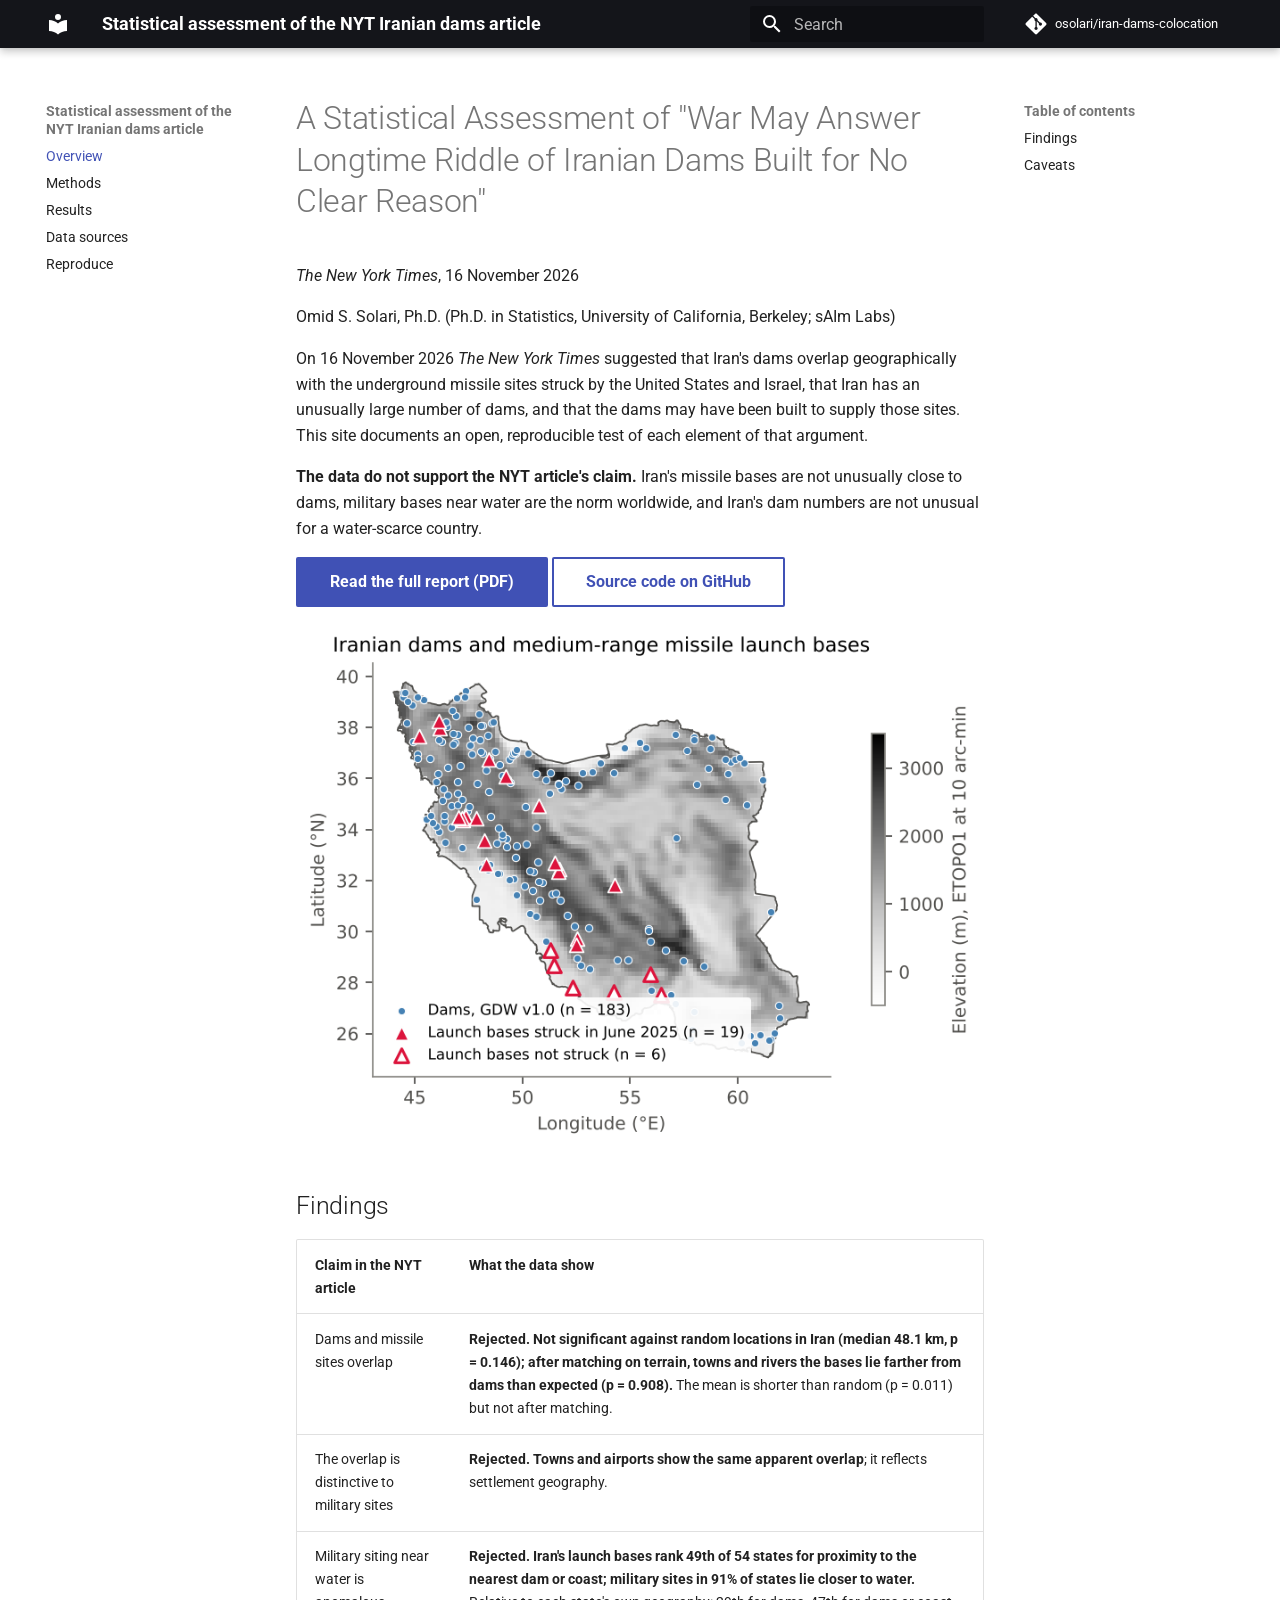
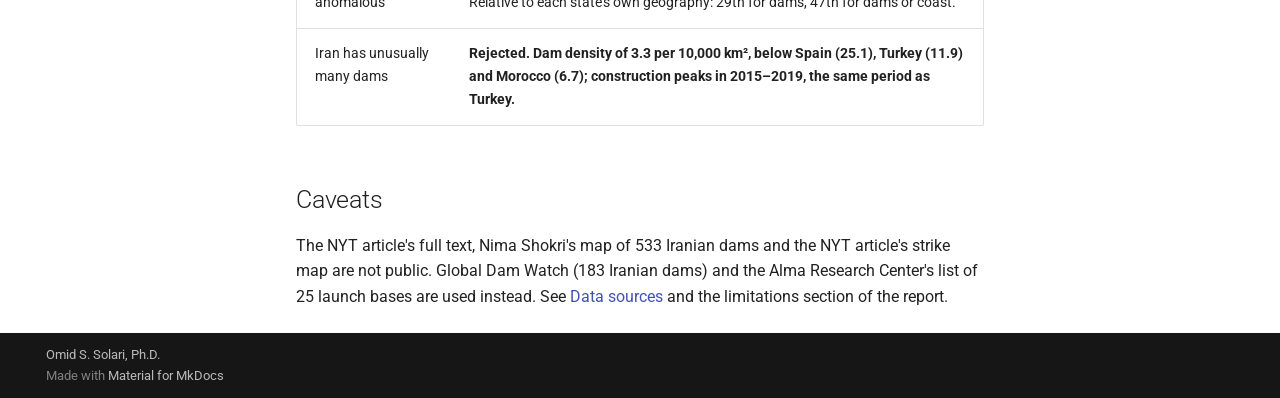
<file: index.html>
<!doctype html>
<html lang="en" class="no-js">
  <head>
    
      <meta charset="utf-8">
      <meta name="viewport" content="width=device-width,initial-scale=1">
      
        <meta name="description" content="A statistical assessment of "War May Answer Longtime Riddle of Iranian Dams Built for No Clear Reason" (The New York Times, 16 November 2026)">
      
      
        <meta name="author" content="Omid S. Solari, Ph.D.">
      
      
        <link rel="canonical" href="https://osolari.github.io/iran-dams-colocation/">
      
      
      
        <link rel="next" href="methods/">
      
      
        
      
      
      <link rel="icon" href="assets/images/favicon.png">
      <meta name="generator" content="mkdocs-1.6.1, mkdocs-material-9.8.1">
    
    
      
        <title>Statistical assessment of the NYT Iranian dams article</title>
      
    
    
      <link rel="stylesheet" href="assets/stylesheets/main.57a0d79d.min.css">
      
        
        <link rel="stylesheet" href="assets/stylesheets/palette.fb2fffe2.min.css">
      
      


    
    
      
    
    
      
        
        
        <link rel="preconnect" href="https://fonts.gstatic.com" crossorigin>
        <link rel="stylesheet" href="https://fonts.googleapis.com/css?family=Roboto:300,300i,400,400i,700,700i%7CRoboto+Mono:400,400i,700,700i&display=fallback">
        <style>:root{--md-text-font:"Roboto";--md-code-font:"Roboto Mono"}</style>
      
    
    
      <link rel="stylesheet" href="stylesheets/extra.css">
    
    <script>__md_scope=new URL(".",location),__md_hash=e=>[...e].reduce(((e,_)=>(e<<5)-e+_.charCodeAt(0)),0),__md_get=(e,_=localStorage,t=__md_scope)=>JSON.parse(_.getItem(t.pathname+"."+e)),__md_set=(e,_,t=localStorage,a=__md_scope)=>{try{t.setItem(a.pathname+"."+e,JSON.stringify(_))}catch(e){}}</script>
    
      

    
    
  </head>
  
  
    
    
    
    
    
    <body dir="ltr" data-md-color-scheme="default" data-md-color-primary="black" data-md-color-accent="red">
  
    
    <input class="md-toggle" data-md-toggle="drawer" type="checkbox" id="__drawer" autocomplete="off">
    <input class="md-toggle" data-md-toggle="search" type="checkbox" id="__search" autocomplete="off">
    <label class="md-overlay" for="__drawer"></label>
    <div data-md-component="skip">
      
        
        <a href="#a-statistical-assessment-of-war-may-answer-longtime-riddle-of-iranian-dams-built-for-no-clear-reason" class="md-skip">
          Skip to content
        </a>
      
    </div>
    <div data-md-component="announce">
      
    </div>
    
    
      

  

<header class="md-header md-header--shadow" data-md-component="header">
  <nav class="md-header__inner md-grid" aria-label="Header">
    <a href="." title="Statistical assessment of the NYT Iranian dams article" class="md-header__button md-logo" aria-label="Statistical assessment of the NYT Iranian dams article" data-md-component="logo">
      
  
  <svg xmlns="http://www.w3.org/2000/svg" viewBox="0 0 24 24"><path d="M12 8a3 3 0 0 0 3-3 3 3 0 0 0-3-3 3 3 0 0 0-3 3 3 3 0 0 0 3 3m0 3.54C9.64 9.35 6.5 8 3 8v11c3.5 0 6.64 1.35 9 3.54 2.36-2.19 5.5-3.54 9-3.54V8c-3.5 0-6.64 1.35-9 3.54"/></svg>

    </a>
    <label class="md-header__button md-icon" for="__drawer">
      
      <svg xmlns="http://www.w3.org/2000/svg" viewBox="0 0 24 24"><path d="M3 6h18v2H3zm0 5h18v2H3zm0 5h18v2H3z"/></svg>
    </label>
    <div class="md-header__title" data-md-component="header-title">
      <div class="md-header__ellipsis">
        <div class="md-header__topic">
          <span class="md-ellipsis">
            Statistical assessment of the NYT Iranian dams article
          </span>
        </div>
        <div class="md-header__topic" data-md-component="header-topic">
          <span class="md-ellipsis">
            
              Overview
            
          </span>
        </div>
      </div>
    </div>
    
      
    
    
    
    
      
      
        <label class="md-header__button md-icon" for="__search">
          
          <svg xmlns="http://www.w3.org/2000/svg" viewBox="0 0 24 24"><path d="M9.5 3A6.5 6.5 0 0 1 16 9.5c0 1.61-.59 3.09-1.56 4.23l.27.27h.79l5 5-1.5 1.5-5-5v-.79l-.27-.27A6.52 6.52 0 0 1 9.5 16 6.5 6.5 0 0 1 3 9.5 6.5 6.5 0 0 1 9.5 3m0 2C7 5 5 7 5 9.5S7 14 9.5 14 14 12 14 9.5 12 5 9.5 5"/></svg>
        </label>
        <div class="md-search" data-md-component="search" role="dialog">
  <label class="md-search__overlay" for="__search"></label>
  <div class="md-search__inner" role="search">
    <form class="md-search__form" name="search">
      <input type="text" class="md-search__input" name="query" aria-label="Search" placeholder="Search" autocapitalize="off" autocorrect="off" autocomplete="off" spellcheck="false" data-md-component="search-query" required>
      <label class="md-search__icon md-icon" for="__search">
        
        <svg xmlns="http://www.w3.org/2000/svg" viewBox="0 0 24 24"><path d="M9.5 3A6.5 6.5 0 0 1 16 9.5c0 1.61-.59 3.09-1.56 4.23l.27.27h.79l5 5-1.5 1.5-5-5v-.79l-.27-.27A6.52 6.52 0 0 1 9.5 16 6.5 6.5 0 0 1 3 9.5 6.5 6.5 0 0 1 9.5 3m0 2C7 5 5 7 5 9.5S7 14 9.5 14 14 12 14 9.5 12 5 9.5 5"/></svg>
        
        <svg xmlns="http://www.w3.org/2000/svg" viewBox="0 0 24 24"><path d="M20 11v2H8l5.5 5.5-1.42 1.42L4.16 12l7.92-7.92L13.5 5.5 8 11z"/></svg>
      </label>
      <nav class="md-search__options" aria-label="Search">
        
        <button type="reset" class="md-search__icon md-icon" title="Clear" aria-label="Clear" tabindex="-1">
          
          <svg xmlns="http://www.w3.org/2000/svg" viewBox="0 0 24 24"><path d="M19 6.41 17.59 5 12 10.59 6.41 5 5 6.41 10.59 12 5 17.59 6.41 19 12 13.41 17.59 19 19 17.59 13.41 12z"/></svg>
        </button>
      </nav>
      
    </form>
    <div class="md-search__output">
      <div class="md-search__scrollwrap" tabindex="0" data-md-scrollfix>
        <div class="md-search-result" data-md-component="search-result">
          <div class="md-search-result__meta">
            Initializing search
          </div>
          <ol class="md-search-result__list" role="presentation"></ol>
        </div>
      </div>
    </div>
  </div>
</div>
      
    
    
      <div class="md-header__source">
        <a href="https://github.com/osolari/iran-dams-colocation" title="Go to repository" class="md-source" data-md-component="source">
  <div class="md-source__icon md-icon">
    
    <svg xmlns="http://www.w3.org/2000/svg" viewBox="0 0 448 512"><!--! Font Awesome Free 7.1.0 by @fontawesome - https://fontawesome.com License - https://fontawesome.com/license/free (Icons: CC BY 4.0, Fonts: SIL OFL 1.1, Code: MIT License) Copyright 2025 Fonticons, Inc.--><path d="M439.6 236.1 244 40.5c-5.4-5.5-12.8-8.5-20.4-8.5s-15 3-20.4 8.4L162.5 81l51.5 51.5c27.1-9.1 52.7 16.8 43.4 43.7l49.7 49.7c34.2-11.8 61.2 31 35.5 56.7-26.5 26.5-70.2-2.9-56-37.3L240.3 199v121.9c25.3 12.5 22.3 41.8 9.1 55-6.4 6.4-15.2 10.1-24.3 10.1s-17.8-3.6-24.3-10.1c-17.6-17.6-11.1-46.9 11.2-56v-123c-20.8-8.5-24.6-30.7-18.6-45L142.6 101 8.5 235.1C3 240.6 0 247.9 0 255.5s3 15 8.5 20.4l195.6 195.7c5.4 5.4 12.7 8.4 20.4 8.4s15-3 20.4-8.4l194.7-194.7c5.4-5.4 8.4-12.8 8.4-20.4s-3-15-8.4-20.4"/></svg>
  </div>
  <div class="md-source__repository">
    osolari/iran-dams-colocation
  </div>
</a>
      </div>
    
  </nav>
  
</header>
    
    <div class="md-container" data-md-component="container">
      
      
        
          
        
      
      <main class="md-main" data-md-component="main">
        <div class="md-main__inner md-grid">
          
            
              
              <div class="md-sidebar md-sidebar--primary" data-md-component="sidebar" data-md-type="navigation" >
                <div class="md-sidebar__scrollwrap">
                  <div class="md-sidebar__inner">
                    



<nav class="md-nav md-nav--primary" aria-label="Navigation" data-md-level="0">
  <label class="md-nav__title" for="__drawer">
    <a href="." title="Statistical assessment of the NYT Iranian dams article" class="md-nav__button md-logo" aria-label="Statistical assessment of the NYT Iranian dams article" data-md-component="logo">
      
  
  <svg xmlns="http://www.w3.org/2000/svg" viewBox="0 0 24 24"><path d="M12 8a3 3 0 0 0 3-3 3 3 0 0 0-3-3 3 3 0 0 0-3 3 3 3 0 0 0 3 3m0 3.54C9.64 9.35 6.5 8 3 8v11c3.5 0 6.64 1.35 9 3.54 2.36-2.19 5.5-3.54 9-3.54V8c-3.5 0-6.64 1.35-9 3.54"/></svg>

    </a>
    Statistical assessment of the NYT Iranian dams article
  </label>
  
    <div class="md-nav__source">
      <a href="https://github.com/osolari/iran-dams-colocation" title="Go to repository" class="md-source" data-md-component="source">
  <div class="md-source__icon md-icon">
    
    <svg xmlns="http://www.w3.org/2000/svg" viewBox="0 0 448 512"><!--! Font Awesome Free 7.1.0 by @fontawesome - https://fontawesome.com License - https://fontawesome.com/license/free (Icons: CC BY 4.0, Fonts: SIL OFL 1.1, Code: MIT License) Copyright 2025 Fonticons, Inc.--><path d="M439.6 236.1 244 40.5c-5.4-5.5-12.8-8.5-20.4-8.5s-15 3-20.4 8.4L162.5 81l51.5 51.5c27.1-9.1 52.7 16.8 43.4 43.7l49.7 49.7c34.2-11.8 61.2 31 35.5 56.7-26.5 26.5-70.2-2.9-56-37.3L240.3 199v121.9c25.3 12.5 22.3 41.8 9.1 55-6.4 6.4-15.2 10.1-24.3 10.1s-17.8-3.6-24.3-10.1c-17.6-17.6-11.1-46.9 11.2-56v-123c-20.8-8.5-24.6-30.7-18.6-45L142.6 101 8.5 235.1C3 240.6 0 247.9 0 255.5s3 15 8.5 20.4l195.6 195.7c5.4 5.4 12.7 8.4 20.4 8.4s15-3 20.4-8.4l194.7-194.7c5.4-5.4 8.4-12.8 8.4-20.4s-3-15-8.4-20.4"/></svg>
  </div>
  <div class="md-source__repository">
    osolari/iran-dams-colocation
  </div>
</a>
    </div>
  
  <ul class="md-nav__list" data-md-scrollfix>
    
      
      
  
  
    
  
  
  
    <li class="md-nav__item md-nav__item--active">
      
      <input class="md-nav__toggle md-toggle" type="checkbox" id="__toc">
      
      
        
      
      
        <label class="md-nav__link md-nav__link--active" for="__toc">
          
  
  
  <span class="md-ellipsis">
    
  
    Overview
  

    
  </span>
  
  

          <span class="md-nav__icon md-icon"></span>
        </label>
      
      <a href="." class="md-nav__link md-nav__link--active">
        
  
  
  <span class="md-ellipsis">
    
  
    Overview
  

    
  </span>
  
  

      </a>
      
        

<nav class="md-nav md-nav--secondary" aria-label="Table of contents">
  
  
  
    
  
  
    <label class="md-nav__title" for="__toc">
      <span class="md-nav__icon md-icon"></span>
      Table of contents
    </label>
    <ul class="md-nav__list" data-md-component="toc" data-md-scrollfix>
      
        <li class="md-nav__item">
  <a href="#findings" class="md-nav__link">
    <span class="md-ellipsis">
      
        Findings
      
    </span>
  </a>
  
</li>
      
        <li class="md-nav__item">
  <a href="#caveats" class="md-nav__link">
    <span class="md-ellipsis">
      
        Caveats
      
    </span>
  </a>
  
</li>
      
    </ul>
  
</nav>
      
    </li>
  

    
      
      
  
  
  
  
    <li class="md-nav__item">
      <a href="methods/" class="md-nav__link">
        
  
  
  <span class="md-ellipsis">
    
  
    Methods
  

    
  </span>
  
  

      </a>
    </li>
  

    
      
      
  
  
  
  
    <li class="md-nav__item">
      <a href="results/" class="md-nav__link">
        
  
  
  <span class="md-ellipsis">
    
  
    Results
  

    
  </span>
  
  

      </a>
    </li>
  

    
      
      
  
  
  
  
    <li class="md-nav__item">
      <a href="sources/" class="md-nav__link">
        
  
  
  <span class="md-ellipsis">
    
  
    Data sources
  

    
  </span>
  
  

      </a>
    </li>
  

    
      
      
  
  
  
  
    <li class="md-nav__item">
      <a href="reproduce/" class="md-nav__link">
        
  
  
  <span class="md-ellipsis">
    
  
    Reproduce
  

    
  </span>
  
  

      </a>
    </li>
  

    
  </ul>
</nav>
                  </div>
                </div>
              </div>
            
            
              
              <div class="md-sidebar md-sidebar--secondary" data-md-component="sidebar" data-md-type="toc" >
                <div class="md-sidebar__scrollwrap">
                  <div class="md-sidebar__inner">
                    

<nav class="md-nav md-nav--secondary" aria-label="Table of contents">
  
  
  
    
  
  
    <label class="md-nav__title" for="__toc">
      <span class="md-nav__icon md-icon"></span>
      Table of contents
    </label>
    <ul class="md-nav__list" data-md-component="toc" data-md-scrollfix>
      
        <li class="md-nav__item">
  <a href="#findings" class="md-nav__link">
    <span class="md-ellipsis">
      
        Findings
      
    </span>
  </a>
  
</li>
      
        <li class="md-nav__item">
  <a href="#caveats" class="md-nav__link">
    <span class="md-ellipsis">
      
        Caveats
      
    </span>
  </a>
  
</li>
      
    </ul>
  
</nav>
                  </div>
                </div>
              </div>
            
          
          
            <div class="md-content" data-md-component="content">
              
              <article class="md-content__inner md-typeset">
                
                  


  
  


<h1 id="a-statistical-assessment-of-war-may-answer-longtime-riddle-of-iranian-dams-built-for-no-clear-reason">A Statistical Assessment of "War May Answer Longtime Riddle of Iranian Dams Built for No Clear Reason"<a class="headerlink" href="#a-statistical-assessment-of-war-may-answer-longtime-riddle-of-iranian-dams-built-for-no-clear-reason" title="Permanent link">&para;</a></h1>
<p><em>The New York Times</em>, 16 November 2026</p>
<p>Omid S. Solari, Ph.D. (Ph.D. in Statistics, University of California, Berkeley; sAIm Labs)</p>
<p>On 16 November 2026 <em>The New York Times</em> suggested that Iran's dams overlap geographically with the underground missile
sites struck by the United States and Israel, that Iran has an unusually large number of dams, and that the dams may have
been built to supply those sites. This site documents an open, reproducible test of each element of that argument.</p>
<p><strong>The data do not support the NYT article's claim.</strong> Iran's missile bases are not unusually close to dams, military bases near water are the
norm worldwide, and Iran's dam numbers are not unusual for a water-scarce country.</p>
<p><a class="md-button md-button--primary" href="report.pdf">Read the full report (PDF)</a>
<a class="md-button" href="https://github.com/osolari/iran-dams-colocation">Source code on GitHub</a></p>
<p><img alt="Iranian dams and launch bases" src="figures/fig1_map.png" /></p>
<h2 id="findings">Findings<a class="headerlink" href="#findings" title="Permanent link">&para;</a></h2>
<table>
<thead>
<tr>
<th>Claim in the NYT article</th>
<th>What the data show</th>
</tr>
</thead>
<tbody>
<tr>
<td>Dams and missile sites overlap</td>
<td><strong>Rejected. Not significant against random locations in Iran (median 48.1 km, p = 0.146); after matching on terrain, towns and rivers the bases lie farther from dams than expected (p = 0.908).</strong> The mean is shorter than random (p = 0.011) but not after matching.</td>
</tr>
<tr>
<td>The overlap is distinctive to military sites</td>
<td><strong>Rejected. Towns and airports show the same apparent overlap</strong>; it reflects settlement geography.</td>
</tr>
<tr>
<td>Military siting near water is anomalous</td>
<td><strong>Rejected. Iran's launch bases rank 49th of 54 states for proximity to the nearest dam or coast; military sites in 91% of states lie closer to water.</strong> Relative to each state's own geography: 29th for dams, 47th for dams or coast.</td>
</tr>
<tr>
<td>Iran has unusually many dams</td>
<td><strong>Rejected. Dam density of 3.3 per 10,000 km², below Spain (25.1), Turkey (11.9) and Morocco (6.7); construction peaks in 2015–2019, the same period as Turkey.</strong></td>
</tr>
</tbody>
</table>
<h2 id="caveats">Caveats<a class="headerlink" href="#caveats" title="Permanent link">&para;</a></h2>
<p>The NYT article's full text, Nima Shokri's map of 533 Iranian dams and the NYT article's strike map are not public. Global Dam Watch
(183 Iranian dams) and the Alma Research Center's list of 25 launch bases are used instead. See
<a href="sources/">Data sources</a> and the limitations section of the report.</p>












                
              </article>
            </div>
          
          
<script>var target=document.getElementById(location.hash.slice(1));target&&target.name&&(target.checked=target.name.startsWith("__tabbed_"))</script>
        </div>
        
          <button type="button" class="md-top md-icon" data-md-component="top" hidden>
  
  <svg xmlns="http://www.w3.org/2000/svg" viewBox="0 0 24 24"><path d="M13 20h-2V8l-5.5 5.5-1.42-1.42L12 4.16l7.92 7.92-1.42 1.42L13 8z"/></svg>
  Back to top
</button>
        
      </main>
      
        <footer class="md-footer">
  
  <div class="md-footer-meta md-typeset">
    <div class="md-footer-meta__inner md-grid">
      <div class="md-copyright">
  
    <div class="md-copyright__highlight">
      Omid S. Solari, Ph.D.
    </div>
  
  
    Made with
    <a href="https://squidfunk.github.io/mkdocs-material/" target="_blank" rel="noopener">
      Material for MkDocs
    </a>
  
</div>
      
    </div>
  </div>
</footer>
      
    </div>
    <div class="md-dialog" data-md-component="dialog">
      <div class="md-dialog__inner md-typeset"></div>
    </div>
    
    
    
      
      
      <script id="__config" type="application/json">{"annotate": null, "base": ".", "features": ["navigation.sections", "navigation.top", "content.code.copy"], "search": "assets/javascripts/workers/search.a7633da7.min.js", "tags": null, "translations": {"clipboard.copied": "Copied to clipboard", "clipboard.copy": "Copy to clipboard", "search.result.more.one": "1 more on this page", "search.result.more.other": "# more on this page", "search.result.none": "No matching documents", "search.result.one": "1 matching document", "search.result.other": "# matching documents", "search.result.placeholder": "Type to start searching", "search.result.term.missing": "Missing", "select.version": "Select version"}, "version": null}</script>
    
    
      <script src="assets/javascripts/bundle.a5f9d56c.min.js"></script>
      
    
  </body>
</html>
</file>
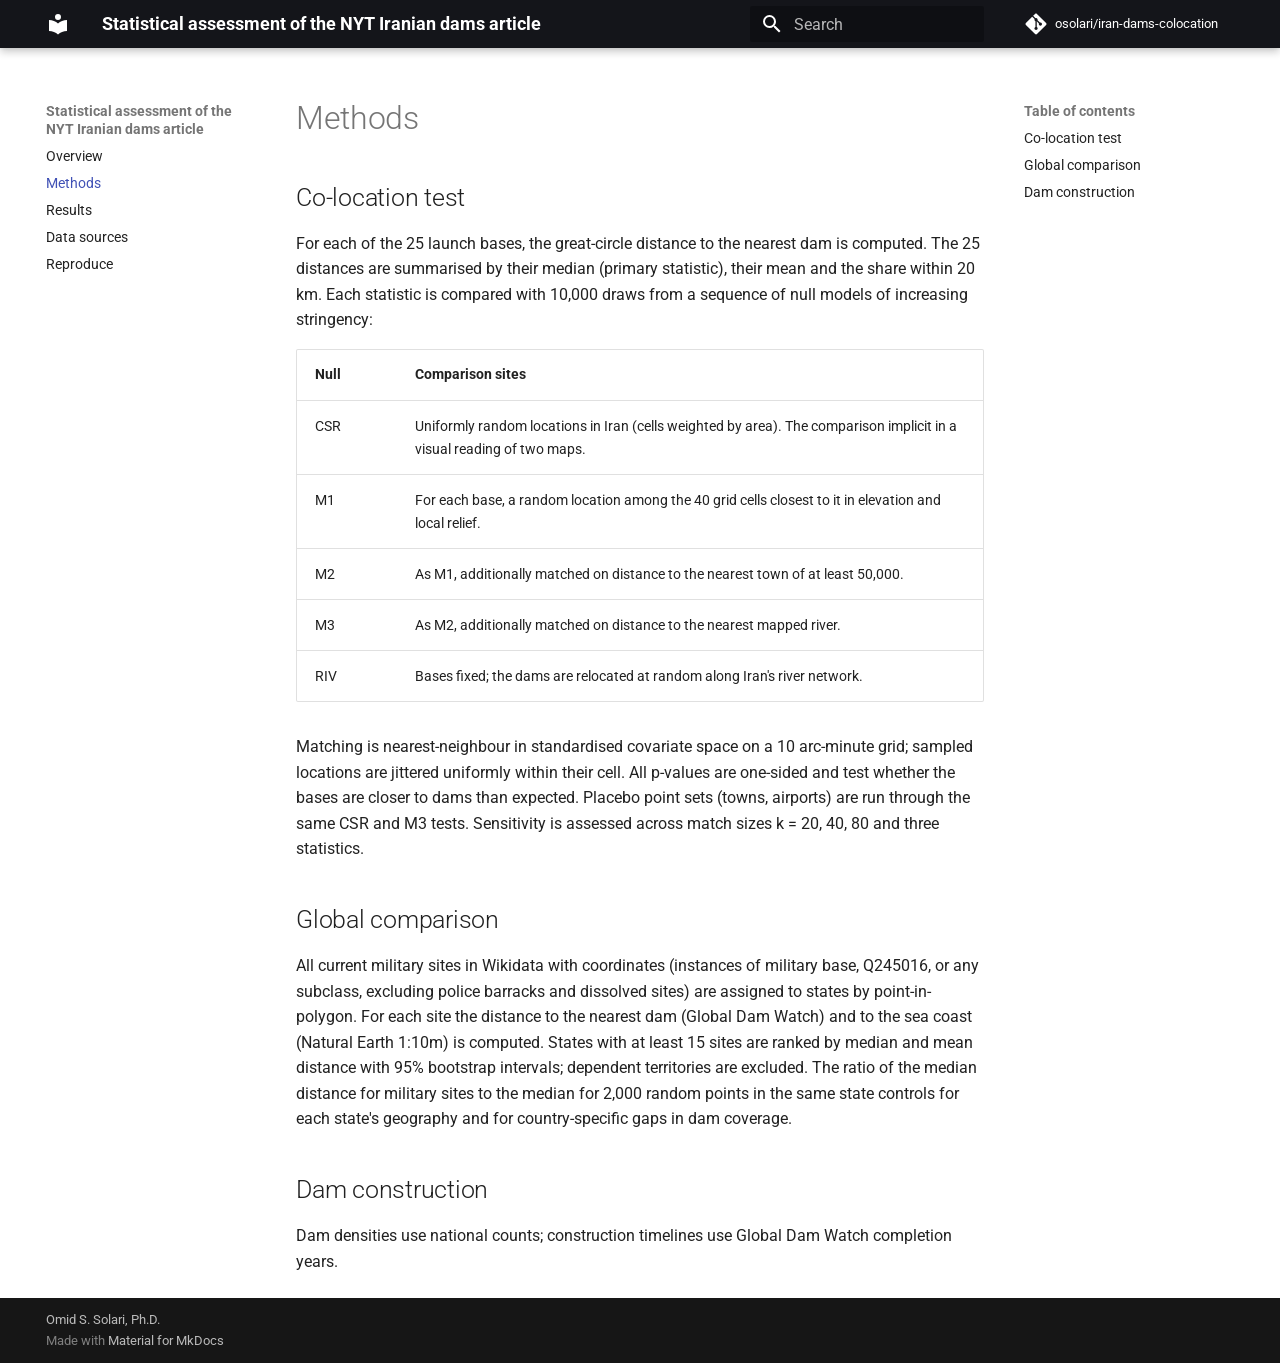
<file: methods/index.html>
<!doctype html>
<html lang="en" class="no-js">
  <head>
    
      <meta charset="utf-8">
      <meta name="viewport" content="width=device-width,initial-scale=1">
      
        <meta name="description" content="A statistical assessment of "War May Answer Longtime Riddle of Iranian Dams Built for No Clear Reason" (The New York Times, 16 November 2026)">
      
      
        <meta name="author" content="Omid S. Solari, Ph.D.">
      
      
        <link rel="canonical" href="https://osolari.github.io/iran-dams-colocation/methods/">
      
      
        <link rel="prev" href="..">
      
      
        <link rel="next" href="../results/">
      
      
        
      
      
      <link rel="icon" href="../assets/images/favicon.png">
      <meta name="generator" content="mkdocs-1.6.1, mkdocs-material-9.8.1">
    
    
      
        <title>Methods - Statistical assessment of the NYT Iranian dams article</title>
      
    
    
      <link rel="stylesheet" href="../assets/stylesheets/main.57a0d79d.min.css">
      
        
        <link rel="stylesheet" href="../assets/stylesheets/palette.fb2fffe2.min.css">
      
      


    
    
      
    
    
      
        
        
        <link rel="preconnect" href="https://fonts.gstatic.com" crossorigin>
        <link rel="stylesheet" href="https://fonts.googleapis.com/css?family=Roboto:300,300i,400,400i,700,700i%7CRoboto+Mono:400,400i,700,700i&display=fallback">
        <style>:root{--md-text-font:"Roboto";--md-code-font:"Roboto Mono"}</style>
      
    
    
      <link rel="stylesheet" href="../stylesheets/extra.css">
    
    <script>__md_scope=new URL("..",location),__md_hash=e=>[...e].reduce(((e,_)=>(e<<5)-e+_.charCodeAt(0)),0),__md_get=(e,_=localStorage,t=__md_scope)=>JSON.parse(_.getItem(t.pathname+"."+e)),__md_set=(e,_,t=localStorage,a=__md_scope)=>{try{t.setItem(a.pathname+"."+e,JSON.stringify(_))}catch(e){}}</script>
    
      

    
    
  </head>
  
  
    
    
    
    
    
    <body dir="ltr" data-md-color-scheme="default" data-md-color-primary="black" data-md-color-accent="red">
  
    
    <input class="md-toggle" data-md-toggle="drawer" type="checkbox" id="__drawer" autocomplete="off">
    <input class="md-toggle" data-md-toggle="search" type="checkbox" id="__search" autocomplete="off">
    <label class="md-overlay" for="__drawer"></label>
    <div data-md-component="skip">
      
        
        <a href="#methods" class="md-skip">
          Skip to content
        </a>
      
    </div>
    <div data-md-component="announce">
      
    </div>
    
    
      

  

<header class="md-header md-header--shadow" data-md-component="header">
  <nav class="md-header__inner md-grid" aria-label="Header">
    <a href=".." title="Statistical assessment of the NYT Iranian dams article" class="md-header__button md-logo" aria-label="Statistical assessment of the NYT Iranian dams article" data-md-component="logo">
      
  
  <svg xmlns="http://www.w3.org/2000/svg" viewBox="0 0 24 24"><path d="M12 8a3 3 0 0 0 3-3 3 3 0 0 0-3-3 3 3 0 0 0-3 3 3 3 0 0 0 3 3m0 3.54C9.64 9.35 6.5 8 3 8v11c3.5 0 6.64 1.35 9 3.54 2.36-2.19 5.5-3.54 9-3.54V8c-3.5 0-6.64 1.35-9 3.54"/></svg>

    </a>
    <label class="md-header__button md-icon" for="__drawer">
      
      <svg xmlns="http://www.w3.org/2000/svg" viewBox="0 0 24 24"><path d="M3 6h18v2H3zm0 5h18v2H3zm0 5h18v2H3z"/></svg>
    </label>
    <div class="md-header__title" data-md-component="header-title">
      <div class="md-header__ellipsis">
        <div class="md-header__topic">
          <span class="md-ellipsis">
            Statistical assessment of the NYT Iranian dams article
          </span>
        </div>
        <div class="md-header__topic" data-md-component="header-topic">
          <span class="md-ellipsis">
            
              Methods
            
          </span>
        </div>
      </div>
    </div>
    
      
    
    
    
    
      
      
        <label class="md-header__button md-icon" for="__search">
          
          <svg xmlns="http://www.w3.org/2000/svg" viewBox="0 0 24 24"><path d="M9.5 3A6.5 6.5 0 0 1 16 9.5c0 1.61-.59 3.09-1.56 4.23l.27.27h.79l5 5-1.5 1.5-5-5v-.79l-.27-.27A6.52 6.52 0 0 1 9.5 16 6.5 6.5 0 0 1 3 9.5 6.5 6.5 0 0 1 9.5 3m0 2C7 5 5 7 5 9.5S7 14 9.5 14 14 12 14 9.5 12 5 9.5 5"/></svg>
        </label>
        <div class="md-search" data-md-component="search" role="dialog">
  <label class="md-search__overlay" for="__search"></label>
  <div class="md-search__inner" role="search">
    <form class="md-search__form" name="search">
      <input type="text" class="md-search__input" name="query" aria-label="Search" placeholder="Search" autocapitalize="off" autocorrect="off" autocomplete="off" spellcheck="false" data-md-component="search-query" required>
      <label class="md-search__icon md-icon" for="__search">
        
        <svg xmlns="http://www.w3.org/2000/svg" viewBox="0 0 24 24"><path d="M9.5 3A6.5 6.5 0 0 1 16 9.5c0 1.61-.59 3.09-1.56 4.23l.27.27h.79l5 5-1.5 1.5-5-5v-.79l-.27-.27A6.52 6.52 0 0 1 9.5 16 6.5 6.5 0 0 1 3 9.5 6.5 6.5 0 0 1 9.5 3m0 2C7 5 5 7 5 9.5S7 14 9.5 14 14 12 14 9.5 12 5 9.5 5"/></svg>
        
        <svg xmlns="http://www.w3.org/2000/svg" viewBox="0 0 24 24"><path d="M20 11v2H8l5.5 5.5-1.42 1.42L4.16 12l7.92-7.92L13.5 5.5 8 11z"/></svg>
      </label>
      <nav class="md-search__options" aria-label="Search">
        
        <button type="reset" class="md-search__icon md-icon" title="Clear" aria-label="Clear" tabindex="-1">
          
          <svg xmlns="http://www.w3.org/2000/svg" viewBox="0 0 24 24"><path d="M19 6.41 17.59 5 12 10.59 6.41 5 5 6.41 10.59 12 5 17.59 6.41 19 12 13.41 17.59 19 19 17.59 13.41 12z"/></svg>
        </button>
      </nav>
      
    </form>
    <div class="md-search__output">
      <div class="md-search__scrollwrap" tabindex="0" data-md-scrollfix>
        <div class="md-search-result" data-md-component="search-result">
          <div class="md-search-result__meta">
            Initializing search
          </div>
          <ol class="md-search-result__list" role="presentation"></ol>
        </div>
      </div>
    </div>
  </div>
</div>
      
    
    
      <div class="md-header__source">
        <a href="https://github.com/osolari/iran-dams-colocation" title="Go to repository" class="md-source" data-md-component="source">
  <div class="md-source__icon md-icon">
    
    <svg xmlns="http://www.w3.org/2000/svg" viewBox="0 0 448 512"><!--! Font Awesome Free 7.1.0 by @fontawesome - https://fontawesome.com License - https://fontawesome.com/license/free (Icons: CC BY 4.0, Fonts: SIL OFL 1.1, Code: MIT License) Copyright 2025 Fonticons, Inc.--><path d="M439.6 236.1 244 40.5c-5.4-5.5-12.8-8.5-20.4-8.5s-15 3-20.4 8.4L162.5 81l51.5 51.5c27.1-9.1 52.7 16.8 43.4 43.7l49.7 49.7c34.2-11.8 61.2 31 35.5 56.7-26.5 26.5-70.2-2.9-56-37.3L240.3 199v121.9c25.3 12.5 22.3 41.8 9.1 55-6.4 6.4-15.2 10.1-24.3 10.1s-17.8-3.6-24.3-10.1c-17.6-17.6-11.1-46.9 11.2-56v-123c-20.8-8.5-24.6-30.7-18.6-45L142.6 101 8.5 235.1C3 240.6 0 247.9 0 255.5s3 15 8.5 20.4l195.6 195.7c5.4 5.4 12.7 8.4 20.4 8.4s15-3 20.4-8.4l194.7-194.7c5.4-5.4 8.4-12.8 8.4-20.4s-3-15-8.4-20.4"/></svg>
  </div>
  <div class="md-source__repository">
    osolari/iran-dams-colocation
  </div>
</a>
      </div>
    
  </nav>
  
</header>
    
    <div class="md-container" data-md-component="container">
      
      
        
          
        
      
      <main class="md-main" data-md-component="main">
        <div class="md-main__inner md-grid">
          
            
              
              <div class="md-sidebar md-sidebar--primary" data-md-component="sidebar" data-md-type="navigation" >
                <div class="md-sidebar__scrollwrap">
                  <div class="md-sidebar__inner">
                    



<nav class="md-nav md-nav--primary" aria-label="Navigation" data-md-level="0">
  <label class="md-nav__title" for="__drawer">
    <a href=".." title="Statistical assessment of the NYT Iranian dams article" class="md-nav__button md-logo" aria-label="Statistical assessment of the NYT Iranian dams article" data-md-component="logo">
      
  
  <svg xmlns="http://www.w3.org/2000/svg" viewBox="0 0 24 24"><path d="M12 8a3 3 0 0 0 3-3 3 3 0 0 0-3-3 3 3 0 0 0-3 3 3 3 0 0 0 3 3m0 3.54C9.64 9.35 6.5 8 3 8v11c3.5 0 6.64 1.35 9 3.54 2.36-2.19 5.5-3.54 9-3.54V8c-3.5 0-6.64 1.35-9 3.54"/></svg>

    </a>
    Statistical assessment of the NYT Iranian dams article
  </label>
  
    <div class="md-nav__source">
      <a href="https://github.com/osolari/iran-dams-colocation" title="Go to repository" class="md-source" data-md-component="source">
  <div class="md-source__icon md-icon">
    
    <svg xmlns="http://www.w3.org/2000/svg" viewBox="0 0 448 512"><!--! Font Awesome Free 7.1.0 by @fontawesome - https://fontawesome.com License - https://fontawesome.com/license/free (Icons: CC BY 4.0, Fonts: SIL OFL 1.1, Code: MIT License) Copyright 2025 Fonticons, Inc.--><path d="M439.6 236.1 244 40.5c-5.4-5.5-12.8-8.5-20.4-8.5s-15 3-20.4 8.4L162.5 81l51.5 51.5c27.1-9.1 52.7 16.8 43.4 43.7l49.7 49.7c34.2-11.8 61.2 31 35.5 56.7-26.5 26.5-70.2-2.9-56-37.3L240.3 199v121.9c25.3 12.5 22.3 41.8 9.1 55-6.4 6.4-15.2 10.1-24.3 10.1s-17.8-3.6-24.3-10.1c-17.6-17.6-11.1-46.9 11.2-56v-123c-20.8-8.5-24.6-30.7-18.6-45L142.6 101 8.5 235.1C3 240.6 0 247.9 0 255.5s3 15 8.5 20.4l195.6 195.7c5.4 5.4 12.7 8.4 20.4 8.4s15-3 20.4-8.4l194.7-194.7c5.4-5.4 8.4-12.8 8.4-20.4s-3-15-8.4-20.4"/></svg>
  </div>
  <div class="md-source__repository">
    osolari/iran-dams-colocation
  </div>
</a>
    </div>
  
  <ul class="md-nav__list" data-md-scrollfix>
    
      
      
  
  
  
  
    <li class="md-nav__item">
      <a href=".." class="md-nav__link">
        
  
  
  <span class="md-ellipsis">
    
  
    Overview
  

    
  </span>
  
  

      </a>
    </li>
  

    
      
      
  
  
    
  
  
  
    <li class="md-nav__item md-nav__item--active">
      
      <input class="md-nav__toggle md-toggle" type="checkbox" id="__toc">
      
      
        
      
      
        <label class="md-nav__link md-nav__link--active" for="__toc">
          
  
  
  <span class="md-ellipsis">
    
  
    Methods
  

    
  </span>
  
  

          <span class="md-nav__icon md-icon"></span>
        </label>
      
      <a href="./" class="md-nav__link md-nav__link--active">
        
  
  
  <span class="md-ellipsis">
    
  
    Methods
  

    
  </span>
  
  

      </a>
      
        

<nav class="md-nav md-nav--secondary" aria-label="Table of contents">
  
  
  
    
  
  
    <label class="md-nav__title" for="__toc">
      <span class="md-nav__icon md-icon"></span>
      Table of contents
    </label>
    <ul class="md-nav__list" data-md-component="toc" data-md-scrollfix>
      
        <li class="md-nav__item">
  <a href="#co-location-test" class="md-nav__link">
    <span class="md-ellipsis">
      
        Co-location test
      
    </span>
  </a>
  
</li>
      
        <li class="md-nav__item">
  <a href="#global-comparison" class="md-nav__link">
    <span class="md-ellipsis">
      
        Global comparison
      
    </span>
  </a>
  
</li>
      
        <li class="md-nav__item">
  <a href="#dam-construction" class="md-nav__link">
    <span class="md-ellipsis">
      
        Dam construction
      
    </span>
  </a>
  
</li>
      
    </ul>
  
</nav>
      
    </li>
  

    
      
      
  
  
  
  
    <li class="md-nav__item">
      <a href="../results/" class="md-nav__link">
        
  
  
  <span class="md-ellipsis">
    
  
    Results
  

    
  </span>
  
  

      </a>
    </li>
  

    
      
      
  
  
  
  
    <li class="md-nav__item">
      <a href="../sources/" class="md-nav__link">
        
  
  
  <span class="md-ellipsis">
    
  
    Data sources
  

    
  </span>
  
  

      </a>
    </li>
  

    
      
      
  
  
  
  
    <li class="md-nav__item">
      <a href="../reproduce/" class="md-nav__link">
        
  
  
  <span class="md-ellipsis">
    
  
    Reproduce
  

    
  </span>
  
  

      </a>
    </li>
  

    
  </ul>
</nav>
                  </div>
                </div>
              </div>
            
            
              
              <div class="md-sidebar md-sidebar--secondary" data-md-component="sidebar" data-md-type="toc" >
                <div class="md-sidebar__scrollwrap">
                  <div class="md-sidebar__inner">
                    

<nav class="md-nav md-nav--secondary" aria-label="Table of contents">
  
  
  
    
  
  
    <label class="md-nav__title" for="__toc">
      <span class="md-nav__icon md-icon"></span>
      Table of contents
    </label>
    <ul class="md-nav__list" data-md-component="toc" data-md-scrollfix>
      
        <li class="md-nav__item">
  <a href="#co-location-test" class="md-nav__link">
    <span class="md-ellipsis">
      
        Co-location test
      
    </span>
  </a>
  
</li>
      
        <li class="md-nav__item">
  <a href="#global-comparison" class="md-nav__link">
    <span class="md-ellipsis">
      
        Global comparison
      
    </span>
  </a>
  
</li>
      
        <li class="md-nav__item">
  <a href="#dam-construction" class="md-nav__link">
    <span class="md-ellipsis">
      
        Dam construction
      
    </span>
  </a>
  
</li>
      
    </ul>
  
</nav>
                  </div>
                </div>
              </div>
            
          
          
            <div class="md-content" data-md-component="content">
              
              <article class="md-content__inner md-typeset">
                
                  


  
  


<h1 id="methods">Methods<a class="headerlink" href="#methods" title="Permanent link">&para;</a></h1>
<h2 id="co-location-test">Co-location test<a class="headerlink" href="#co-location-test" title="Permanent link">&para;</a></h2>
<p>For each of the 25 launch bases, the great-circle distance to the nearest dam is computed. The 25 distances are
summarised by their median (primary statistic), their mean and the share within 20 km. Each statistic is compared with
10,000 draws from a sequence of null models of increasing stringency:</p>
<table>
<thead>
<tr>
<th>Null</th>
<th>Comparison sites</th>
</tr>
</thead>
<tbody>
<tr>
<td>CSR</td>
<td>Uniformly random locations in Iran (cells weighted by area). The comparison implicit in a visual reading of two maps.</td>
</tr>
<tr>
<td>M1</td>
<td>For each base, a random location among the 40 grid cells closest to it in elevation and local relief.</td>
</tr>
<tr>
<td>M2</td>
<td>As M1, additionally matched on distance to the nearest town of at least 50,000.</td>
</tr>
<tr>
<td>M3</td>
<td>As M2, additionally matched on distance to the nearest mapped river.</td>
</tr>
<tr>
<td>RIV</td>
<td>Bases fixed; the dams are relocated at random along Iran's river network.</td>
</tr>
</tbody>
</table>
<p>Matching is nearest-neighbour in standardised covariate space on a 10 arc-minute grid; sampled locations are jittered
uniformly within their cell. All p-values are one-sided and test whether the bases are closer to dams than expected.
Placebo point sets (towns, airports) are run through the same CSR and M3 tests. Sensitivity is assessed across match
sizes k = 20, 40, 80 and three statistics.</p>
<h2 id="global-comparison">Global comparison<a class="headerlink" href="#global-comparison" title="Permanent link">&para;</a></h2>
<p>All current military sites in Wikidata with coordinates (instances of military base, Q245016, or any subclass, excluding
police barracks and dissolved sites) are assigned to states by point-in-polygon. For each site the distance to the
nearest dam (Global Dam Watch) and to the sea coast (Natural Earth 1:10m) is computed. States with at least 15 sites are
ranked by median and mean distance with 95% bootstrap intervals; dependent territories are excluded. The ratio of the
median distance for military sites to the median for 2,000 random points in the same state controls for each state's
geography and for country-specific gaps in dam coverage.</p>
<h2 id="dam-construction">Dam construction<a class="headerlink" href="#dam-construction" title="Permanent link">&para;</a></h2>
<p>Dam densities use national counts; construction timelines use Global Dam Watch completion years.</p>












                
              </article>
            </div>
          
          
<script>var target=document.getElementById(location.hash.slice(1));target&&target.name&&(target.checked=target.name.startsWith("__tabbed_"))</script>
        </div>
        
          <button type="button" class="md-top md-icon" data-md-component="top" hidden>
  
  <svg xmlns="http://www.w3.org/2000/svg" viewBox="0 0 24 24"><path d="M13 20h-2V8l-5.5 5.5-1.42-1.42L12 4.16l7.92 7.92-1.42 1.42L13 8z"/></svg>
  Back to top
</button>
        
      </main>
      
        <footer class="md-footer">
  
  <div class="md-footer-meta md-typeset">
    <div class="md-footer-meta__inner md-grid">
      <div class="md-copyright">
  
    <div class="md-copyright__highlight">
      Omid S. Solari, Ph.D.
    </div>
  
  
    Made with
    <a href="https://squidfunk.github.io/mkdocs-material/" target="_blank" rel="noopener">
      Material for MkDocs
    </a>
  
</div>
      
    </div>
  </div>
</footer>
      
    </div>
    <div class="md-dialog" data-md-component="dialog">
      <div class="md-dialog__inner md-typeset"></div>
    </div>
    
    
    
      
      
      <script id="__config" type="application/json">{"annotate": null, "base": "..", "features": ["navigation.sections", "navigation.top", "content.code.copy"], "search": "../assets/javascripts/workers/search.a7633da7.min.js", "tags": null, "translations": {"clipboard.copied": "Copied to clipboard", "clipboard.copy": "Copy to clipboard", "search.result.more.one": "1 more on this page", "search.result.more.other": "# more on this page", "search.result.none": "No matching documents", "search.result.one": "1 matching document", "search.result.other": "# matching documents", "search.result.placeholder": "Type to start searching", "search.result.term.missing": "Missing", "select.version": "Select version"}, "version": null}</script>
    
    
      <script src="../assets/javascripts/bundle.a5f9d56c.min.js"></script>
      
    
  </body>
</html>
</file>
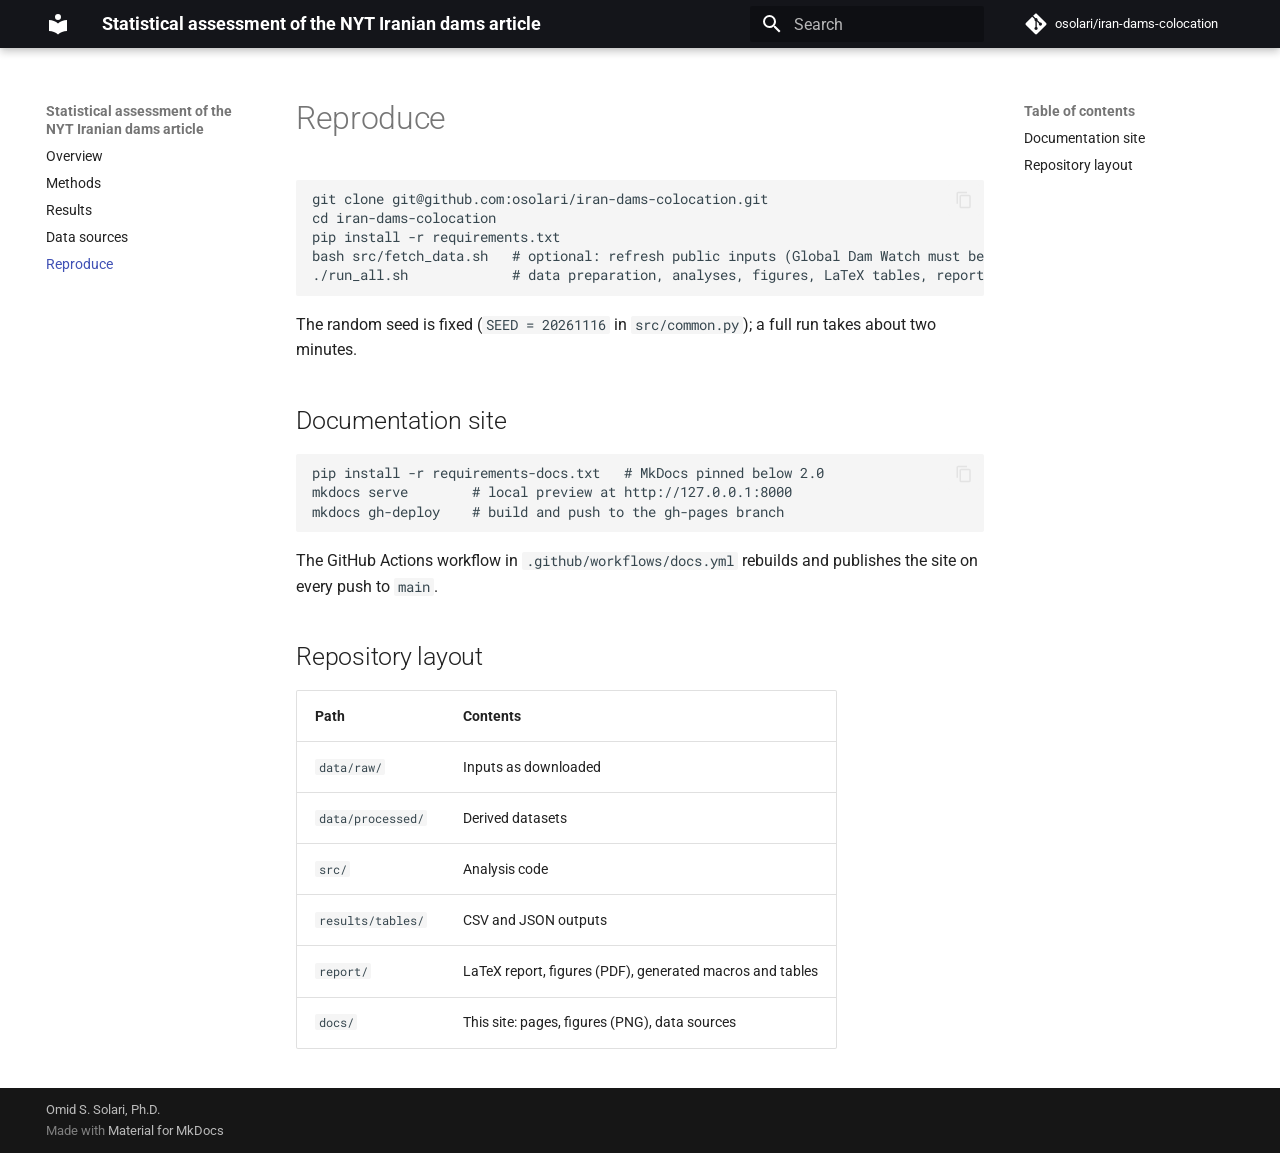
<file: reproduce/index.html>
<!doctype html>
<html lang="en" class="no-js">
  <head>
    
      <meta charset="utf-8">
      <meta name="viewport" content="width=device-width,initial-scale=1">
      
        <meta name="description" content="A statistical assessment of "War May Answer Longtime Riddle of Iranian Dams Built for No Clear Reason" (The New York Times, 16 November 2026)">
      
      
        <meta name="author" content="Omid S. Solari, Ph.D.">
      
      
        <link rel="canonical" href="https://osolari.github.io/iran-dams-colocation/reproduce/">
      
      
        <link rel="prev" href="../sources/">
      
      
      
        
      
      
      <link rel="icon" href="../assets/images/favicon.png">
      <meta name="generator" content="mkdocs-1.6.1, mkdocs-material-9.8.1">
    
    
      
        <title>Reproduce - Statistical assessment of the NYT Iranian dams article</title>
      
    
    
      <link rel="stylesheet" href="../assets/stylesheets/main.57a0d79d.min.css">
      
        
        <link rel="stylesheet" href="../assets/stylesheets/palette.fb2fffe2.min.css">
      
      


    
    
      
    
    
      
        
        
        <link rel="preconnect" href="https://fonts.gstatic.com" crossorigin>
        <link rel="stylesheet" href="https://fonts.googleapis.com/css?family=Roboto:300,300i,400,400i,700,700i%7CRoboto+Mono:400,400i,700,700i&display=fallback">
        <style>:root{--md-text-font:"Roboto";--md-code-font:"Roboto Mono"}</style>
      
    
    
      <link rel="stylesheet" href="../stylesheets/extra.css">
    
    <script>__md_scope=new URL("..",location),__md_hash=e=>[...e].reduce(((e,_)=>(e<<5)-e+_.charCodeAt(0)),0),__md_get=(e,_=localStorage,t=__md_scope)=>JSON.parse(_.getItem(t.pathname+"."+e)),__md_set=(e,_,t=localStorage,a=__md_scope)=>{try{t.setItem(a.pathname+"."+e,JSON.stringify(_))}catch(e){}}</script>
    
      

    
    
  </head>
  
  
    
    
    
    
    
    <body dir="ltr" data-md-color-scheme="default" data-md-color-primary="black" data-md-color-accent="red">
  
    
    <input class="md-toggle" data-md-toggle="drawer" type="checkbox" id="__drawer" autocomplete="off">
    <input class="md-toggle" data-md-toggle="search" type="checkbox" id="__search" autocomplete="off">
    <label class="md-overlay" for="__drawer"></label>
    <div data-md-component="skip">
      
        
        <a href="#reproduce" class="md-skip">
          Skip to content
        </a>
      
    </div>
    <div data-md-component="announce">
      
    </div>
    
    
      

  

<header class="md-header md-header--shadow" data-md-component="header">
  <nav class="md-header__inner md-grid" aria-label="Header">
    <a href=".." title="Statistical assessment of the NYT Iranian dams article" class="md-header__button md-logo" aria-label="Statistical assessment of the NYT Iranian dams article" data-md-component="logo">
      
  
  <svg xmlns="http://www.w3.org/2000/svg" viewBox="0 0 24 24"><path d="M12 8a3 3 0 0 0 3-3 3 3 0 0 0-3-3 3 3 0 0 0-3 3 3 3 0 0 0 3 3m0 3.54C9.64 9.35 6.5 8 3 8v11c3.5 0 6.64 1.35 9 3.54 2.36-2.19 5.5-3.54 9-3.54V8c-3.5 0-6.64 1.35-9 3.54"/></svg>

    </a>
    <label class="md-header__button md-icon" for="__drawer">
      
      <svg xmlns="http://www.w3.org/2000/svg" viewBox="0 0 24 24"><path d="M3 6h18v2H3zm0 5h18v2H3zm0 5h18v2H3z"/></svg>
    </label>
    <div class="md-header__title" data-md-component="header-title">
      <div class="md-header__ellipsis">
        <div class="md-header__topic">
          <span class="md-ellipsis">
            Statistical assessment of the NYT Iranian dams article
          </span>
        </div>
        <div class="md-header__topic" data-md-component="header-topic">
          <span class="md-ellipsis">
            
              Reproduce
            
          </span>
        </div>
      </div>
    </div>
    
      
    
    
    
    
      
      
        <label class="md-header__button md-icon" for="__search">
          
          <svg xmlns="http://www.w3.org/2000/svg" viewBox="0 0 24 24"><path d="M9.5 3A6.5 6.5 0 0 1 16 9.5c0 1.61-.59 3.09-1.56 4.23l.27.27h.79l5 5-1.5 1.5-5-5v-.79l-.27-.27A6.52 6.52 0 0 1 9.5 16 6.5 6.5 0 0 1 3 9.5 6.5 6.5 0 0 1 9.5 3m0 2C7 5 5 7 5 9.5S7 14 9.5 14 14 12 14 9.5 12 5 9.5 5"/></svg>
        </label>
        <div class="md-search" data-md-component="search" role="dialog">
  <label class="md-search__overlay" for="__search"></label>
  <div class="md-search__inner" role="search">
    <form class="md-search__form" name="search">
      <input type="text" class="md-search__input" name="query" aria-label="Search" placeholder="Search" autocapitalize="off" autocorrect="off" autocomplete="off" spellcheck="false" data-md-component="search-query" required>
      <label class="md-search__icon md-icon" for="__search">
        
        <svg xmlns="http://www.w3.org/2000/svg" viewBox="0 0 24 24"><path d="M9.5 3A6.5 6.5 0 0 1 16 9.5c0 1.61-.59 3.09-1.56 4.23l.27.27h.79l5 5-1.5 1.5-5-5v-.79l-.27-.27A6.52 6.52 0 0 1 9.5 16 6.5 6.5 0 0 1 3 9.5 6.5 6.5 0 0 1 9.5 3m0 2C7 5 5 7 5 9.5S7 14 9.5 14 14 12 14 9.5 12 5 9.5 5"/></svg>
        
        <svg xmlns="http://www.w3.org/2000/svg" viewBox="0 0 24 24"><path d="M20 11v2H8l5.5 5.5-1.42 1.42L4.16 12l7.92-7.92L13.5 5.5 8 11z"/></svg>
      </label>
      <nav class="md-search__options" aria-label="Search">
        
        <button type="reset" class="md-search__icon md-icon" title="Clear" aria-label="Clear" tabindex="-1">
          
          <svg xmlns="http://www.w3.org/2000/svg" viewBox="0 0 24 24"><path d="M19 6.41 17.59 5 12 10.59 6.41 5 5 6.41 10.59 12 5 17.59 6.41 19 12 13.41 17.59 19 19 17.59 13.41 12z"/></svg>
        </button>
      </nav>
      
    </form>
    <div class="md-search__output">
      <div class="md-search__scrollwrap" tabindex="0" data-md-scrollfix>
        <div class="md-search-result" data-md-component="search-result">
          <div class="md-search-result__meta">
            Initializing search
          </div>
          <ol class="md-search-result__list" role="presentation"></ol>
        </div>
      </div>
    </div>
  </div>
</div>
      
    
    
      <div class="md-header__source">
        <a href="https://github.com/osolari/iran-dams-colocation" title="Go to repository" class="md-source" data-md-component="source">
  <div class="md-source__icon md-icon">
    
    <svg xmlns="http://www.w3.org/2000/svg" viewBox="0 0 448 512"><!--! Font Awesome Free 7.1.0 by @fontawesome - https://fontawesome.com License - https://fontawesome.com/license/free (Icons: CC BY 4.0, Fonts: SIL OFL 1.1, Code: MIT License) Copyright 2025 Fonticons, Inc.--><path d="M439.6 236.1 244 40.5c-5.4-5.5-12.8-8.5-20.4-8.5s-15 3-20.4 8.4L162.5 81l51.5 51.5c27.1-9.1 52.7 16.8 43.4 43.7l49.7 49.7c34.2-11.8 61.2 31 35.5 56.7-26.5 26.5-70.2-2.9-56-37.3L240.3 199v121.9c25.3 12.5 22.3 41.8 9.1 55-6.4 6.4-15.2 10.1-24.3 10.1s-17.8-3.6-24.3-10.1c-17.6-17.6-11.1-46.9 11.2-56v-123c-20.8-8.5-24.6-30.7-18.6-45L142.6 101 8.5 235.1C3 240.6 0 247.9 0 255.5s3 15 8.5 20.4l195.6 195.7c5.4 5.4 12.7 8.4 20.4 8.4s15-3 20.4-8.4l194.7-194.7c5.4-5.4 8.4-12.8 8.4-20.4s-3-15-8.4-20.4"/></svg>
  </div>
  <div class="md-source__repository">
    osolari/iran-dams-colocation
  </div>
</a>
      </div>
    
  </nav>
  
</header>
    
    <div class="md-container" data-md-component="container">
      
      
        
          
        
      
      <main class="md-main" data-md-component="main">
        <div class="md-main__inner md-grid">
          
            
              
              <div class="md-sidebar md-sidebar--primary" data-md-component="sidebar" data-md-type="navigation" >
                <div class="md-sidebar__scrollwrap">
                  <div class="md-sidebar__inner">
                    



<nav class="md-nav md-nav--primary" aria-label="Navigation" data-md-level="0">
  <label class="md-nav__title" for="__drawer">
    <a href=".." title="Statistical assessment of the NYT Iranian dams article" class="md-nav__button md-logo" aria-label="Statistical assessment of the NYT Iranian dams article" data-md-component="logo">
      
  
  <svg xmlns="http://www.w3.org/2000/svg" viewBox="0 0 24 24"><path d="M12 8a3 3 0 0 0 3-3 3 3 0 0 0-3-3 3 3 0 0 0-3 3 3 3 0 0 0 3 3m0 3.54C9.64 9.35 6.5 8 3 8v11c3.5 0 6.64 1.35 9 3.54 2.36-2.19 5.5-3.54 9-3.54V8c-3.5 0-6.64 1.35-9 3.54"/></svg>

    </a>
    Statistical assessment of the NYT Iranian dams article
  </label>
  
    <div class="md-nav__source">
      <a href="https://github.com/osolari/iran-dams-colocation" title="Go to repository" class="md-source" data-md-component="source">
  <div class="md-source__icon md-icon">
    
    <svg xmlns="http://www.w3.org/2000/svg" viewBox="0 0 448 512"><!--! Font Awesome Free 7.1.0 by @fontawesome - https://fontawesome.com License - https://fontawesome.com/license/free (Icons: CC BY 4.0, Fonts: SIL OFL 1.1, Code: MIT License) Copyright 2025 Fonticons, Inc.--><path d="M439.6 236.1 244 40.5c-5.4-5.5-12.8-8.5-20.4-8.5s-15 3-20.4 8.4L162.5 81l51.5 51.5c27.1-9.1 52.7 16.8 43.4 43.7l49.7 49.7c34.2-11.8 61.2 31 35.5 56.7-26.5 26.5-70.2-2.9-56-37.3L240.3 199v121.9c25.3 12.5 22.3 41.8 9.1 55-6.4 6.4-15.2 10.1-24.3 10.1s-17.8-3.6-24.3-10.1c-17.6-17.6-11.1-46.9 11.2-56v-123c-20.8-8.5-24.6-30.7-18.6-45L142.6 101 8.5 235.1C3 240.6 0 247.9 0 255.5s3 15 8.5 20.4l195.6 195.7c5.4 5.4 12.7 8.4 20.4 8.4s15-3 20.4-8.4l194.7-194.7c5.4-5.4 8.4-12.8 8.4-20.4s-3-15-8.4-20.4"/></svg>
  </div>
  <div class="md-source__repository">
    osolari/iran-dams-colocation
  </div>
</a>
    </div>
  
  <ul class="md-nav__list" data-md-scrollfix>
    
      
      
  
  
  
  
    <li class="md-nav__item">
      <a href=".." class="md-nav__link">
        
  
  
  <span class="md-ellipsis">
    
  
    Overview
  

    
  </span>
  
  

      </a>
    </li>
  

    
      
      
  
  
  
  
    <li class="md-nav__item">
      <a href="../methods/" class="md-nav__link">
        
  
  
  <span class="md-ellipsis">
    
  
    Methods
  

    
  </span>
  
  

      </a>
    </li>
  

    
      
      
  
  
  
  
    <li class="md-nav__item">
      <a href="../results/" class="md-nav__link">
        
  
  
  <span class="md-ellipsis">
    
  
    Results
  

    
  </span>
  
  

      </a>
    </li>
  

    
      
      
  
  
  
  
    <li class="md-nav__item">
      <a href="../sources/" class="md-nav__link">
        
  
  
  <span class="md-ellipsis">
    
  
    Data sources
  

    
  </span>
  
  

      </a>
    </li>
  

    
      
      
  
  
    
  
  
  
    <li class="md-nav__item md-nav__item--active">
      
      <input class="md-nav__toggle md-toggle" type="checkbox" id="__toc">
      
      
        
      
      
        <label class="md-nav__link md-nav__link--active" for="__toc">
          
  
  
  <span class="md-ellipsis">
    
  
    Reproduce
  

    
  </span>
  
  

          <span class="md-nav__icon md-icon"></span>
        </label>
      
      <a href="./" class="md-nav__link md-nav__link--active">
        
  
  
  <span class="md-ellipsis">
    
  
    Reproduce
  

    
  </span>
  
  

      </a>
      
        

<nav class="md-nav md-nav--secondary" aria-label="Table of contents">
  
  
  
    
  
  
    <label class="md-nav__title" for="__toc">
      <span class="md-nav__icon md-icon"></span>
      Table of contents
    </label>
    <ul class="md-nav__list" data-md-component="toc" data-md-scrollfix>
      
        <li class="md-nav__item">
  <a href="#documentation-site" class="md-nav__link">
    <span class="md-ellipsis">
      
        Documentation site
      
    </span>
  </a>
  
</li>
      
        <li class="md-nav__item">
  <a href="#repository-layout" class="md-nav__link">
    <span class="md-ellipsis">
      
        Repository layout
      
    </span>
  </a>
  
</li>
      
    </ul>
  
</nav>
      
    </li>
  

    
  </ul>
</nav>
                  </div>
                </div>
              </div>
            
            
              
              <div class="md-sidebar md-sidebar--secondary" data-md-component="sidebar" data-md-type="toc" >
                <div class="md-sidebar__scrollwrap">
                  <div class="md-sidebar__inner">
                    

<nav class="md-nav md-nav--secondary" aria-label="Table of contents">
  
  
  
    
  
  
    <label class="md-nav__title" for="__toc">
      <span class="md-nav__icon md-icon"></span>
      Table of contents
    </label>
    <ul class="md-nav__list" data-md-component="toc" data-md-scrollfix>
      
        <li class="md-nav__item">
  <a href="#documentation-site" class="md-nav__link">
    <span class="md-ellipsis">
      
        Documentation site
      
    </span>
  </a>
  
</li>
      
        <li class="md-nav__item">
  <a href="#repository-layout" class="md-nav__link">
    <span class="md-ellipsis">
      
        Repository layout
      
    </span>
  </a>
  
</li>
      
    </ul>
  
</nav>
                  </div>
                </div>
              </div>
            
          
          
            <div class="md-content" data-md-component="content">
              
              <article class="md-content__inner md-typeset">
                
                  


  
  


<h1 id="reproduce">Reproduce<a class="headerlink" href="#reproduce" title="Permanent link">&para;</a></h1>
<pre><code class="language-bash">git clone git@github.com:osolari/iran-dams-colocation.git
cd iran-dams-colocation
pip install -r requirements.txt
bash src/fetch_data.sh   # optional: refresh public inputs (Global Dam Watch must be fetched manually)
./run_all.sh             # data preparation, analyses, figures, LaTeX tables, report PDF, site pages
</code></pre>
<p>The random seed is fixed (<code>SEED = 20261116</code> in <code>src/common.py</code>); a full run takes about two minutes.</p>
<h2 id="documentation-site">Documentation site<a class="headerlink" href="#documentation-site" title="Permanent link">&para;</a></h2>
<pre><code class="language-bash">pip install -r requirements-docs.txt   # MkDocs pinned below 2.0
mkdocs serve        # local preview at http://127.0.0.1:8000
mkdocs gh-deploy    # build and push to the gh-pages branch
</code></pre>
<p>The GitHub Actions workflow in <code>.github/workflows/docs.yml</code> rebuilds and publishes the site on every push to <code>main</code>.</p>
<h2 id="repository-layout">Repository layout<a class="headerlink" href="#repository-layout" title="Permanent link">&para;</a></h2>
<table>
<thead>
<tr>
<th>Path</th>
<th>Contents</th>
</tr>
</thead>
<tbody>
<tr>
<td><code>data/raw/</code></td>
<td>Inputs as downloaded</td>
</tr>
<tr>
<td><code>data/processed/</code></td>
<td>Derived datasets</td>
</tr>
<tr>
<td><code>src/</code></td>
<td>Analysis code</td>
</tr>
<tr>
<td><code>results/tables/</code></td>
<td>CSV and JSON outputs</td>
</tr>
<tr>
<td><code>report/</code></td>
<td>LaTeX report, figures (PDF), generated macros and tables</td>
</tr>
<tr>
<td><code>docs/</code></td>
<td>This site: pages, figures (PNG), data sources</td>
</tr>
</tbody>
</table>












                
              </article>
            </div>
          
          
<script>var target=document.getElementById(location.hash.slice(1));target&&target.name&&(target.checked=target.name.startsWith("__tabbed_"))</script>
        </div>
        
          <button type="button" class="md-top md-icon" data-md-component="top" hidden>
  
  <svg xmlns="http://www.w3.org/2000/svg" viewBox="0 0 24 24"><path d="M13 20h-2V8l-5.5 5.5-1.42-1.42L12 4.16l7.92 7.92-1.42 1.42L13 8z"/></svg>
  Back to top
</button>
        
      </main>
      
        <footer class="md-footer">
  
  <div class="md-footer-meta md-typeset">
    <div class="md-footer-meta__inner md-grid">
      <div class="md-copyright">
  
    <div class="md-copyright__highlight">
      Omid S. Solari, Ph.D.
    </div>
  
  
    Made with
    <a href="https://squidfunk.github.io/mkdocs-material/" target="_blank" rel="noopener">
      Material for MkDocs
    </a>
  
</div>
      
    </div>
  </div>
</footer>
      
    </div>
    <div class="md-dialog" data-md-component="dialog">
      <div class="md-dialog__inner md-typeset"></div>
    </div>
    
    
    
      
      
      <script id="__config" type="application/json">{"annotate": null, "base": "..", "features": ["navigation.sections", "navigation.top", "content.code.copy"], "search": "../assets/javascripts/workers/search.a7633da7.min.js", "tags": null, "translations": {"clipboard.copied": "Copied to clipboard", "clipboard.copy": "Copy to clipboard", "search.result.more.one": "1 more on this page", "search.result.more.other": "# more on this page", "search.result.none": "No matching documents", "search.result.one": "1 matching document", "search.result.other": "# matching documents", "search.result.placeholder": "Type to start searching", "search.result.term.missing": "Missing", "select.version": "Select version"}, "version": null}</script>
    
    
      <script src="../assets/javascripts/bundle.a5f9d56c.min.js"></script>
      
    
  </body>
</html>
</file>
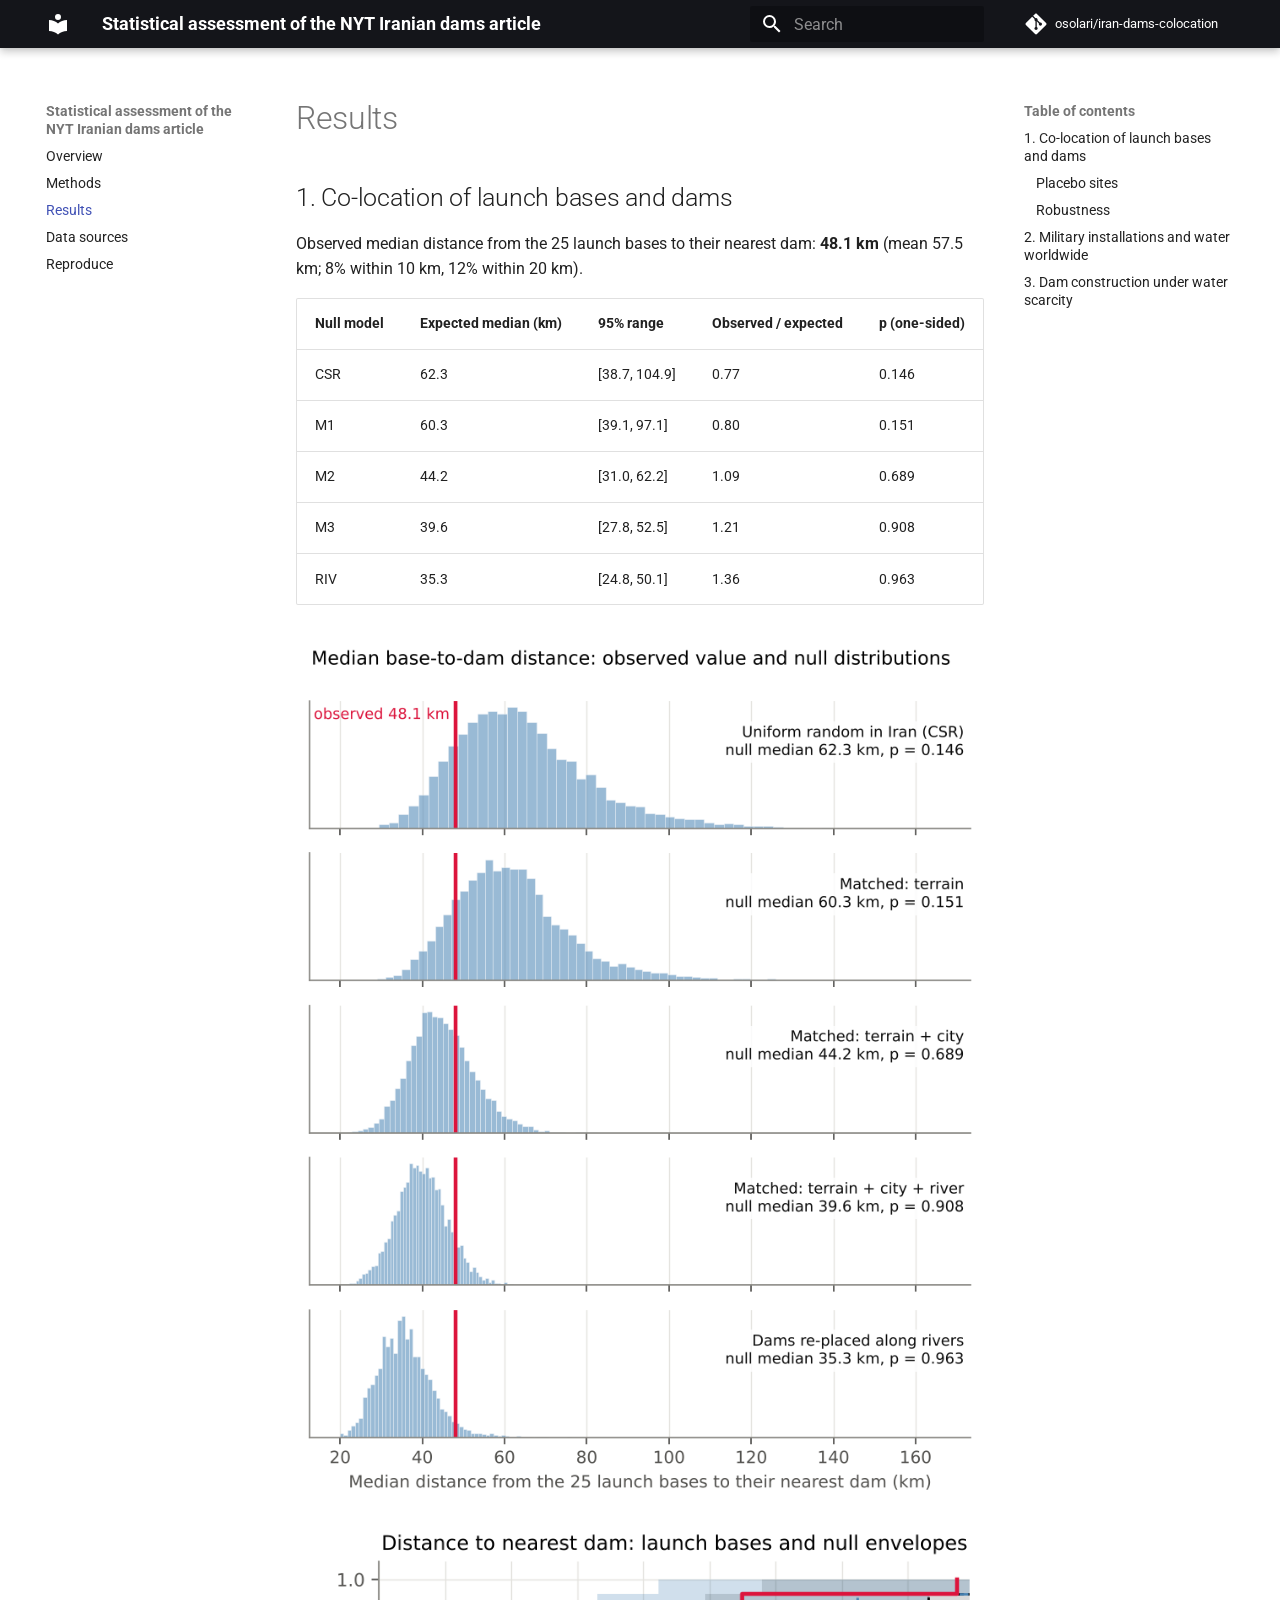
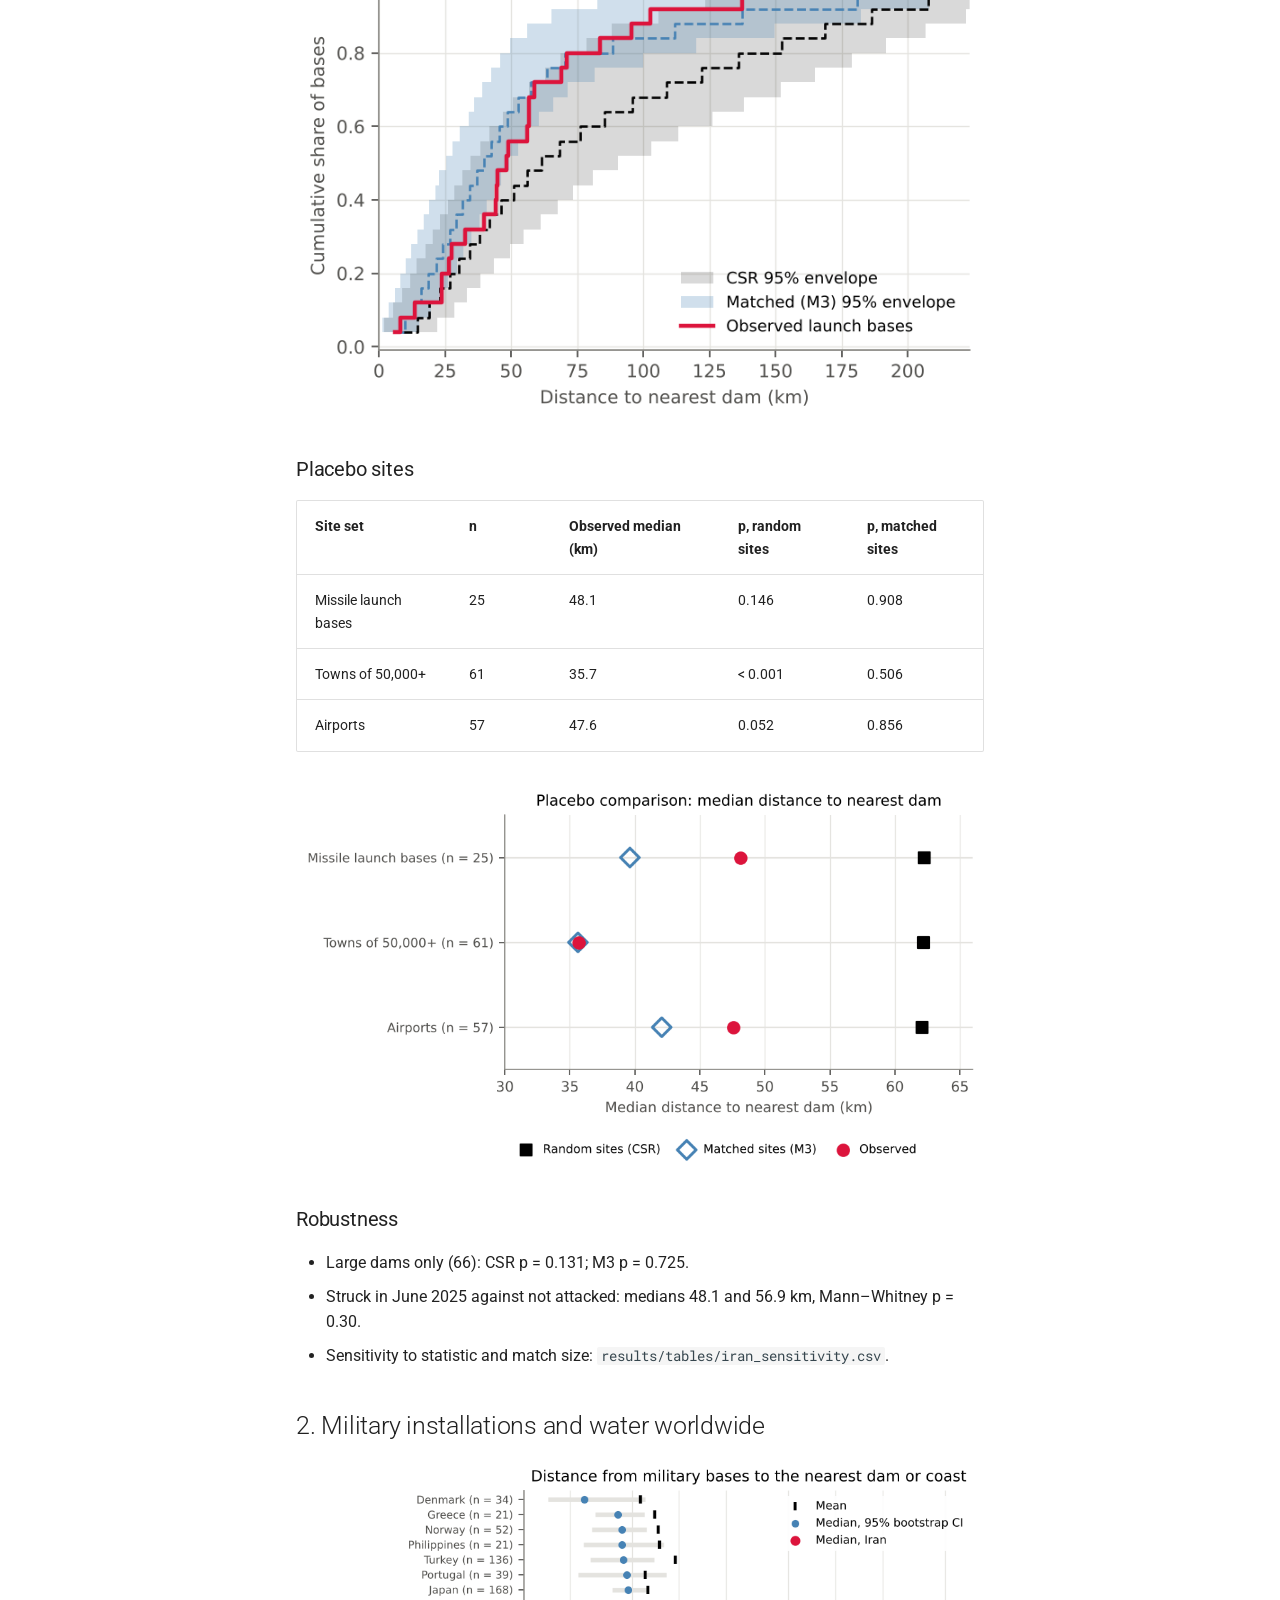
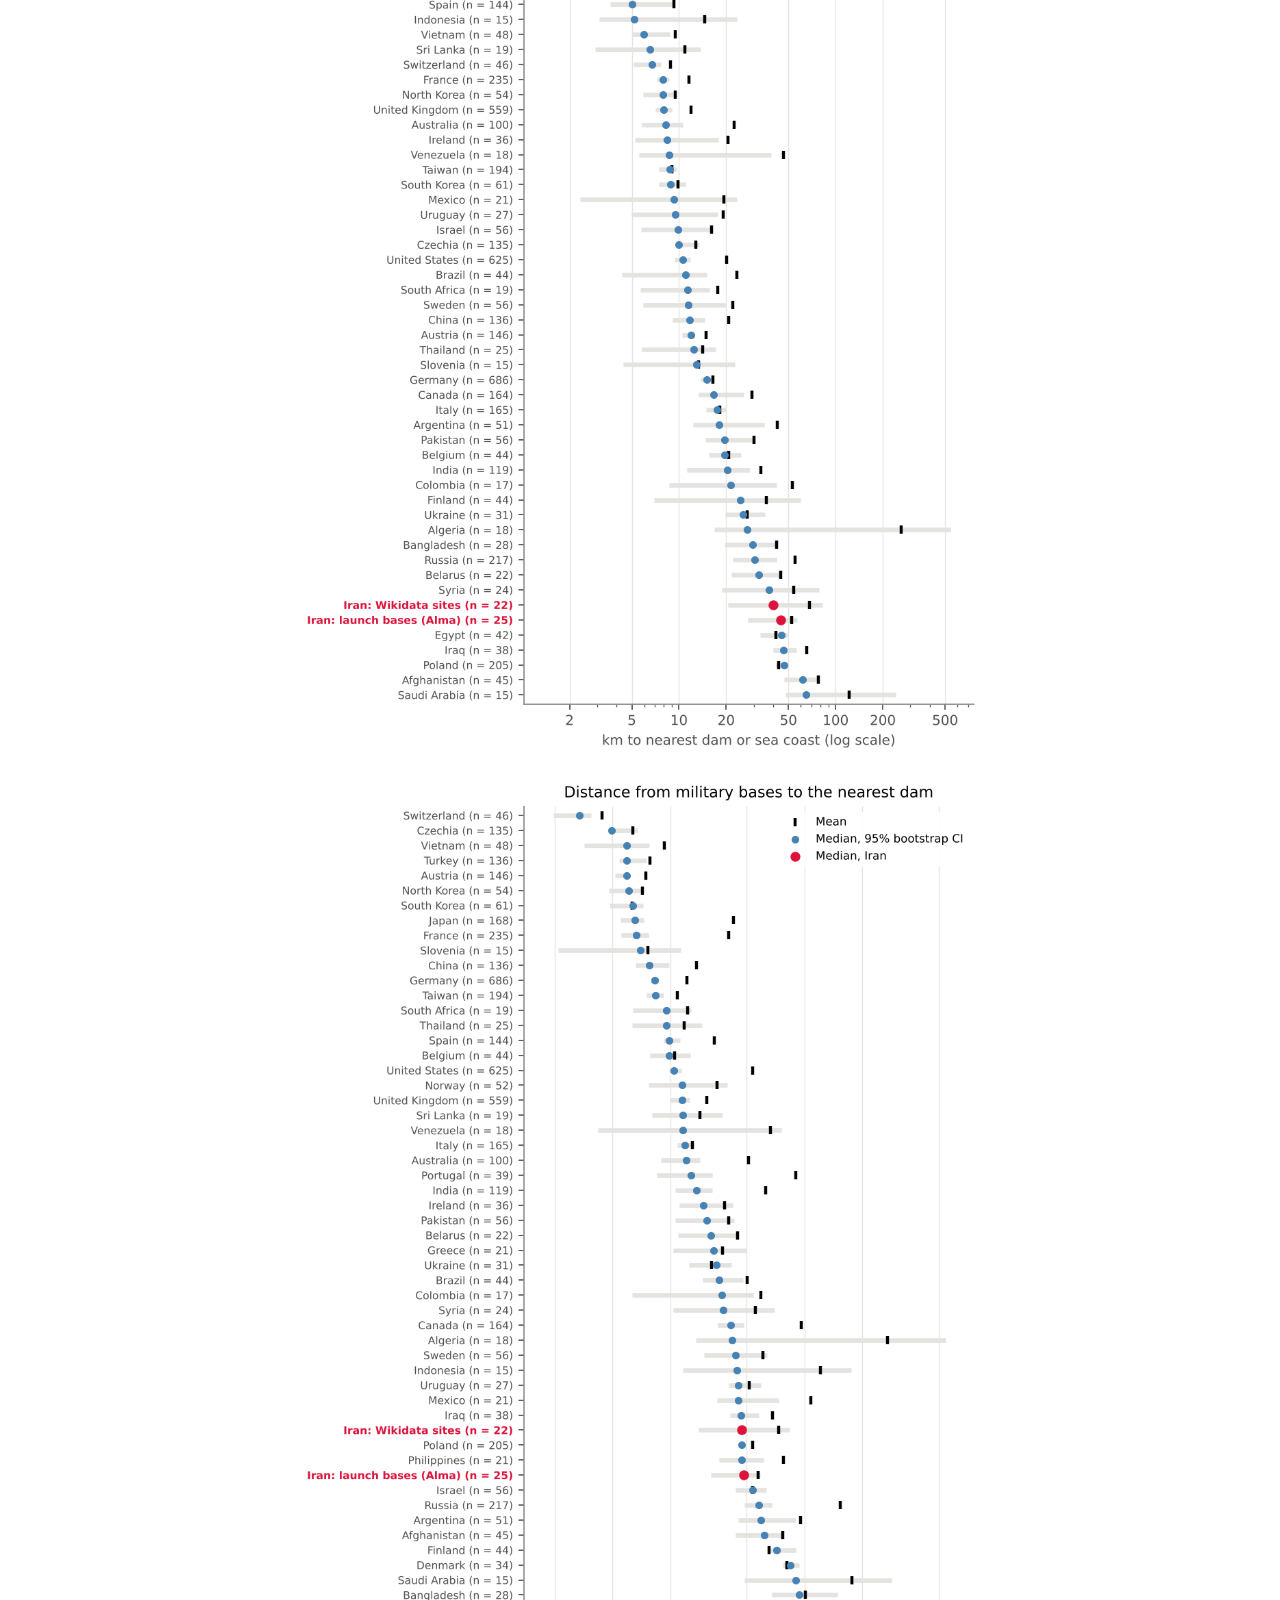
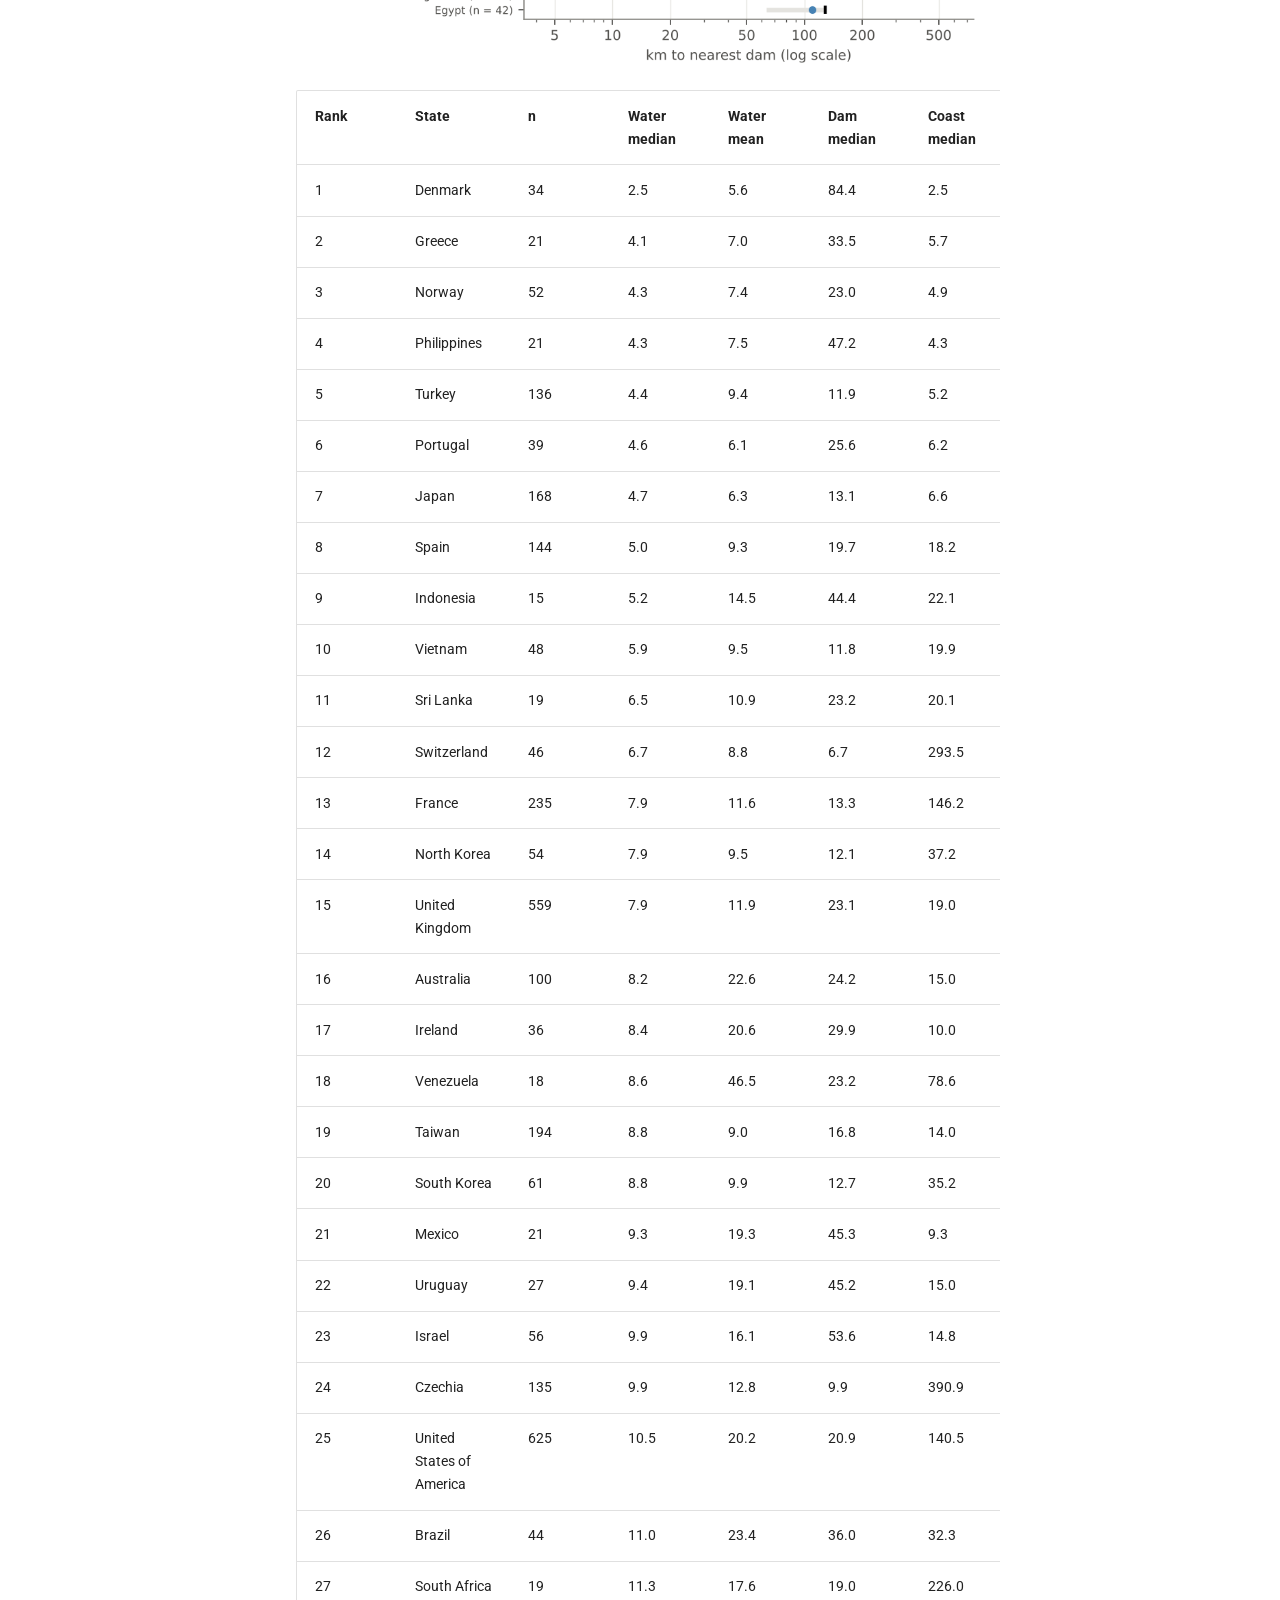
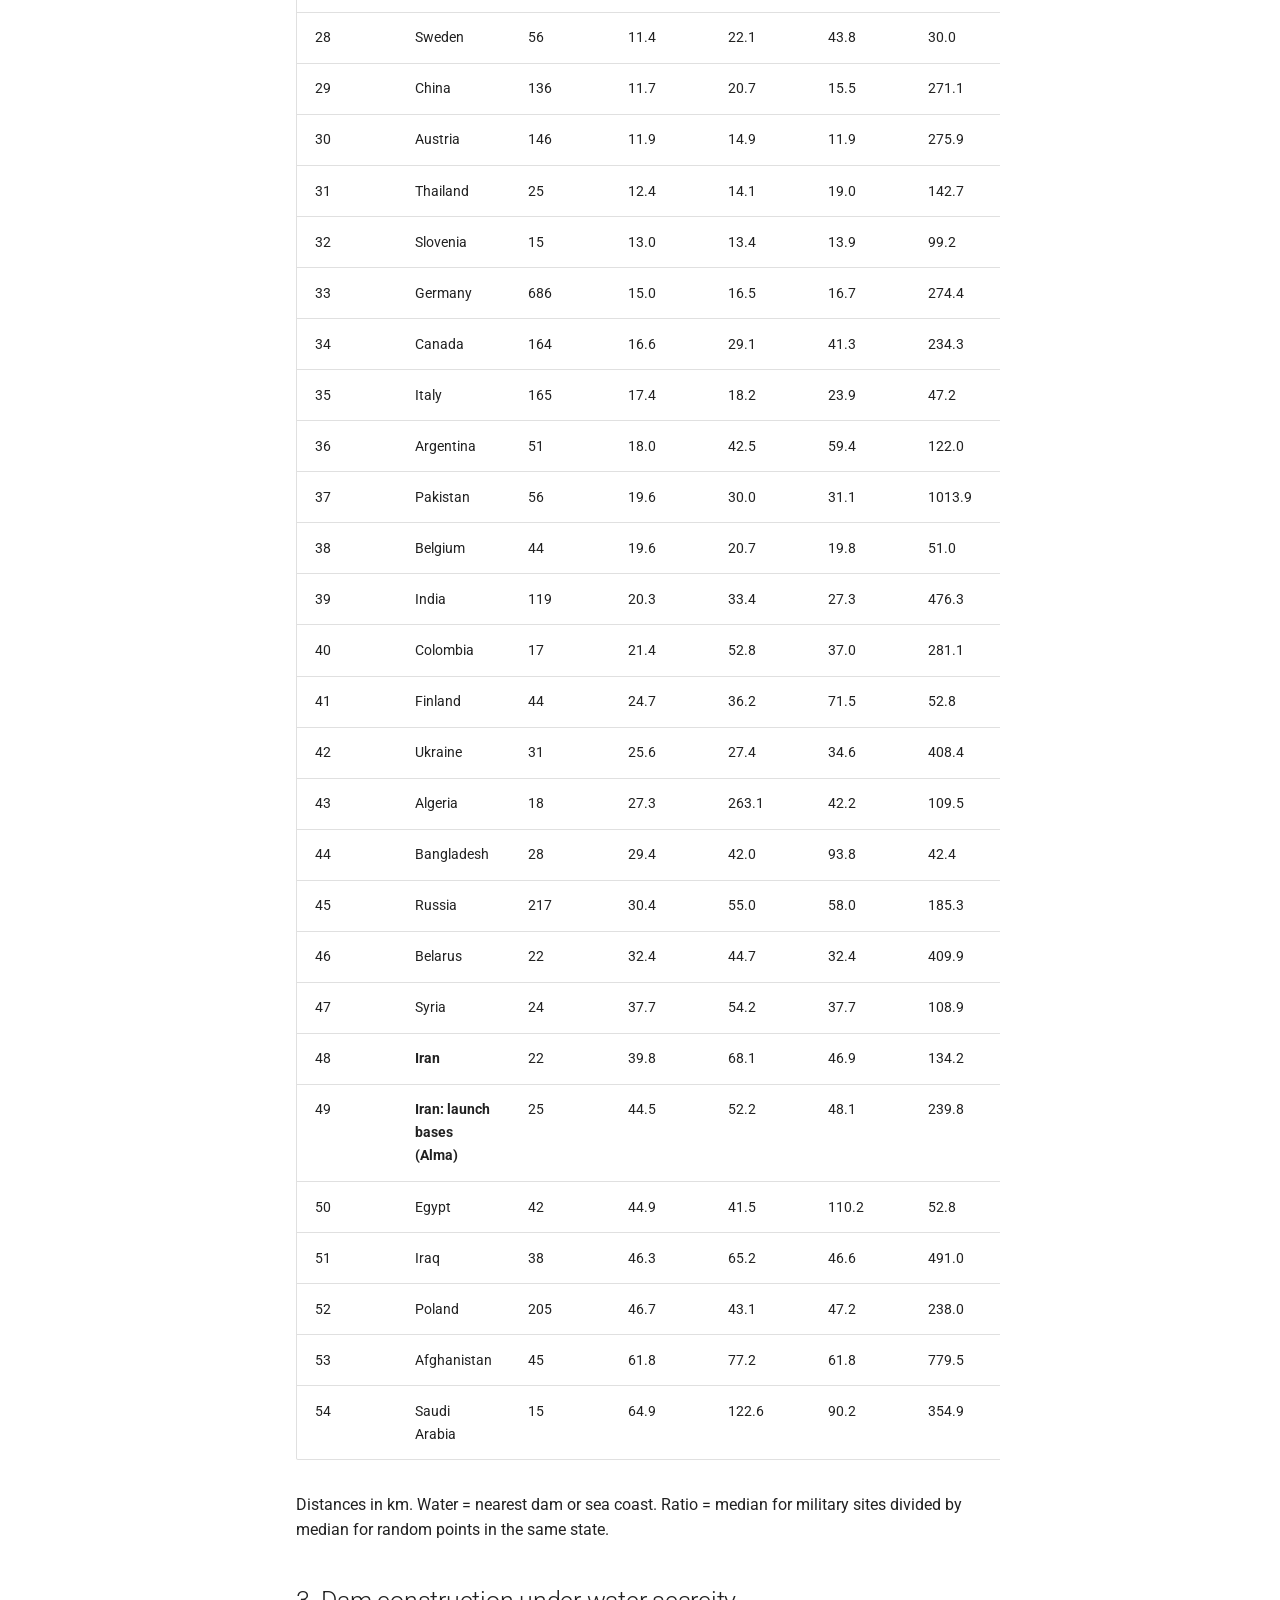
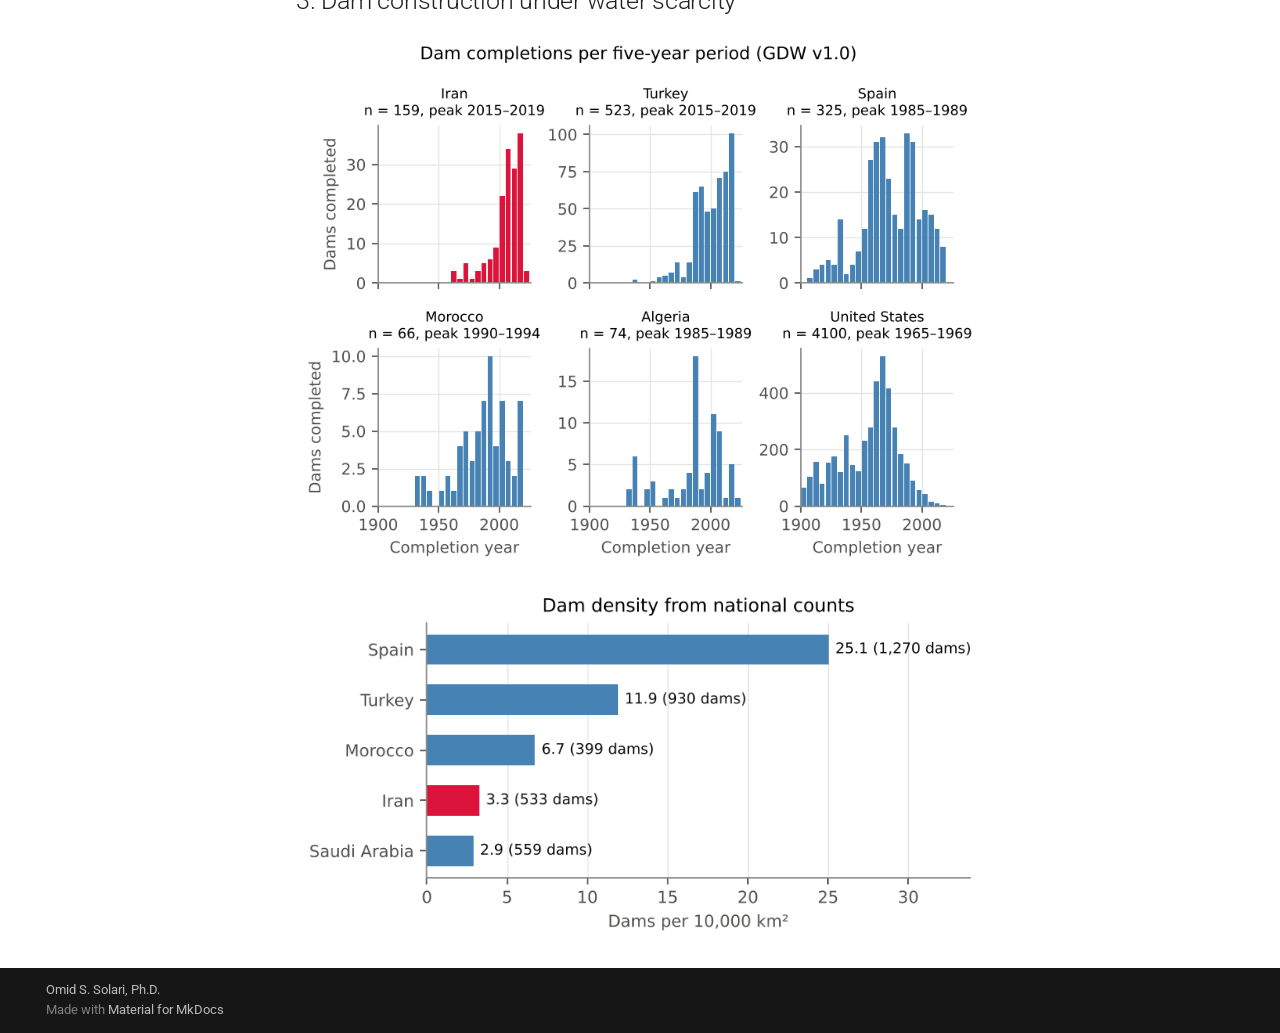
<file: results/index.html>
<!doctype html>
<html lang="en" class="no-js">
  <head>
    
      <meta charset="utf-8">
      <meta name="viewport" content="width=device-width,initial-scale=1">
      
        <meta name="description" content="A statistical assessment of "War May Answer Longtime Riddle of Iranian Dams Built for No Clear Reason" (The New York Times, 16 November 2026)">
      
      
        <meta name="author" content="Omid S. Solari, Ph.D.">
      
      
        <link rel="canonical" href="https://osolari.github.io/iran-dams-colocation/results/">
      
      
        <link rel="prev" href="../methods/">
      
      
        <link rel="next" href="../sources/">
      
      
        
      
      
      <link rel="icon" href="../assets/images/favicon.png">
      <meta name="generator" content="mkdocs-1.6.1, mkdocs-material-9.8.1">
    
    
      
        <title>Results - Statistical assessment of the NYT Iranian dams article</title>
      
    
    
      <link rel="stylesheet" href="../assets/stylesheets/main.57a0d79d.min.css">
      
        
        <link rel="stylesheet" href="../assets/stylesheets/palette.fb2fffe2.min.css">
      
      


    
    
      
    
    
      
        
        
        <link rel="preconnect" href="https://fonts.gstatic.com" crossorigin>
        <link rel="stylesheet" href="https://fonts.googleapis.com/css?family=Roboto:300,300i,400,400i,700,700i%7CRoboto+Mono:400,400i,700,700i&display=fallback">
        <style>:root{--md-text-font:"Roboto";--md-code-font:"Roboto Mono"}</style>
      
    
    
      <link rel="stylesheet" href="../stylesheets/extra.css">
    
    <script>__md_scope=new URL("..",location),__md_hash=e=>[...e].reduce(((e,_)=>(e<<5)-e+_.charCodeAt(0)),0),__md_get=(e,_=localStorage,t=__md_scope)=>JSON.parse(_.getItem(t.pathname+"."+e)),__md_set=(e,_,t=localStorage,a=__md_scope)=>{try{t.setItem(a.pathname+"."+e,JSON.stringify(_))}catch(e){}}</script>
    
      

    
    
  </head>
  
  
    
    
    
    
    
    <body dir="ltr" data-md-color-scheme="default" data-md-color-primary="black" data-md-color-accent="red">
  
    
    <input class="md-toggle" data-md-toggle="drawer" type="checkbox" id="__drawer" autocomplete="off">
    <input class="md-toggle" data-md-toggle="search" type="checkbox" id="__search" autocomplete="off">
    <label class="md-overlay" for="__drawer"></label>
    <div data-md-component="skip">
      
        
        <a href="#results" class="md-skip">
          Skip to content
        </a>
      
    </div>
    <div data-md-component="announce">
      
    </div>
    
    
      

  

<header class="md-header md-header--shadow" data-md-component="header">
  <nav class="md-header__inner md-grid" aria-label="Header">
    <a href=".." title="Statistical assessment of the NYT Iranian dams article" class="md-header__button md-logo" aria-label="Statistical assessment of the NYT Iranian dams article" data-md-component="logo">
      
  
  <svg xmlns="http://www.w3.org/2000/svg" viewBox="0 0 24 24"><path d="M12 8a3 3 0 0 0 3-3 3 3 0 0 0-3-3 3 3 0 0 0-3 3 3 3 0 0 0 3 3m0 3.54C9.64 9.35 6.5 8 3 8v11c3.5 0 6.64 1.35 9 3.54 2.36-2.19 5.5-3.54 9-3.54V8c-3.5 0-6.64 1.35-9 3.54"/></svg>

    </a>
    <label class="md-header__button md-icon" for="__drawer">
      
      <svg xmlns="http://www.w3.org/2000/svg" viewBox="0 0 24 24"><path d="M3 6h18v2H3zm0 5h18v2H3zm0 5h18v2H3z"/></svg>
    </label>
    <div class="md-header__title" data-md-component="header-title">
      <div class="md-header__ellipsis">
        <div class="md-header__topic">
          <span class="md-ellipsis">
            Statistical assessment of the NYT Iranian dams article
          </span>
        </div>
        <div class="md-header__topic" data-md-component="header-topic">
          <span class="md-ellipsis">
            
              Results
            
          </span>
        </div>
      </div>
    </div>
    
      
    
    
    
    
      
      
        <label class="md-header__button md-icon" for="__search">
          
          <svg xmlns="http://www.w3.org/2000/svg" viewBox="0 0 24 24"><path d="M9.5 3A6.5 6.5 0 0 1 16 9.5c0 1.61-.59 3.09-1.56 4.23l.27.27h.79l5 5-1.5 1.5-5-5v-.79l-.27-.27A6.52 6.52 0 0 1 9.5 16 6.5 6.5 0 0 1 3 9.5 6.5 6.5 0 0 1 9.5 3m0 2C7 5 5 7 5 9.5S7 14 9.5 14 14 12 14 9.5 12 5 9.5 5"/></svg>
        </label>
        <div class="md-search" data-md-component="search" role="dialog">
  <label class="md-search__overlay" for="__search"></label>
  <div class="md-search__inner" role="search">
    <form class="md-search__form" name="search">
      <input type="text" class="md-search__input" name="query" aria-label="Search" placeholder="Search" autocapitalize="off" autocorrect="off" autocomplete="off" spellcheck="false" data-md-component="search-query" required>
      <label class="md-search__icon md-icon" for="__search">
        
        <svg xmlns="http://www.w3.org/2000/svg" viewBox="0 0 24 24"><path d="M9.5 3A6.5 6.5 0 0 1 16 9.5c0 1.61-.59 3.09-1.56 4.23l.27.27h.79l5 5-1.5 1.5-5-5v-.79l-.27-.27A6.52 6.52 0 0 1 9.5 16 6.5 6.5 0 0 1 3 9.5 6.5 6.5 0 0 1 9.5 3m0 2C7 5 5 7 5 9.5S7 14 9.5 14 14 12 14 9.5 12 5 9.5 5"/></svg>
        
        <svg xmlns="http://www.w3.org/2000/svg" viewBox="0 0 24 24"><path d="M20 11v2H8l5.5 5.5-1.42 1.42L4.16 12l7.92-7.92L13.5 5.5 8 11z"/></svg>
      </label>
      <nav class="md-search__options" aria-label="Search">
        
        <button type="reset" class="md-search__icon md-icon" title="Clear" aria-label="Clear" tabindex="-1">
          
          <svg xmlns="http://www.w3.org/2000/svg" viewBox="0 0 24 24"><path d="M19 6.41 17.59 5 12 10.59 6.41 5 5 6.41 10.59 12 5 17.59 6.41 19 12 13.41 17.59 19 19 17.59 13.41 12z"/></svg>
        </button>
      </nav>
      
    </form>
    <div class="md-search__output">
      <div class="md-search__scrollwrap" tabindex="0" data-md-scrollfix>
        <div class="md-search-result" data-md-component="search-result">
          <div class="md-search-result__meta">
            Initializing search
          </div>
          <ol class="md-search-result__list" role="presentation"></ol>
        </div>
      </div>
    </div>
  </div>
</div>
      
    
    
      <div class="md-header__source">
        <a href="https://github.com/osolari/iran-dams-colocation" title="Go to repository" class="md-source" data-md-component="source">
  <div class="md-source__icon md-icon">
    
    <svg xmlns="http://www.w3.org/2000/svg" viewBox="0 0 448 512"><!--! Font Awesome Free 7.1.0 by @fontawesome - https://fontawesome.com License - https://fontawesome.com/license/free (Icons: CC BY 4.0, Fonts: SIL OFL 1.1, Code: MIT License) Copyright 2025 Fonticons, Inc.--><path d="M439.6 236.1 244 40.5c-5.4-5.5-12.8-8.5-20.4-8.5s-15 3-20.4 8.4L162.5 81l51.5 51.5c27.1-9.1 52.7 16.8 43.4 43.7l49.7 49.7c34.2-11.8 61.2 31 35.5 56.7-26.5 26.5-70.2-2.9-56-37.3L240.3 199v121.9c25.3 12.5 22.3 41.8 9.1 55-6.4 6.4-15.2 10.1-24.3 10.1s-17.8-3.6-24.3-10.1c-17.6-17.6-11.1-46.9 11.2-56v-123c-20.8-8.5-24.6-30.7-18.6-45L142.6 101 8.5 235.1C3 240.6 0 247.9 0 255.5s3 15 8.5 20.4l195.6 195.7c5.4 5.4 12.7 8.4 20.4 8.4s15-3 20.4-8.4l194.7-194.7c5.4-5.4 8.4-12.8 8.4-20.4s-3-15-8.4-20.4"/></svg>
  </div>
  <div class="md-source__repository">
    osolari/iran-dams-colocation
  </div>
</a>
      </div>
    
  </nav>
  
</header>
    
    <div class="md-container" data-md-component="container">
      
      
        
          
        
      
      <main class="md-main" data-md-component="main">
        <div class="md-main__inner md-grid">
          
            
              
              <div class="md-sidebar md-sidebar--primary" data-md-component="sidebar" data-md-type="navigation" >
                <div class="md-sidebar__scrollwrap">
                  <div class="md-sidebar__inner">
                    



<nav class="md-nav md-nav--primary" aria-label="Navigation" data-md-level="0">
  <label class="md-nav__title" for="__drawer">
    <a href=".." title="Statistical assessment of the NYT Iranian dams article" class="md-nav__button md-logo" aria-label="Statistical assessment of the NYT Iranian dams article" data-md-component="logo">
      
  
  <svg xmlns="http://www.w3.org/2000/svg" viewBox="0 0 24 24"><path d="M12 8a3 3 0 0 0 3-3 3 3 0 0 0-3-3 3 3 0 0 0-3 3 3 3 0 0 0 3 3m0 3.54C9.64 9.35 6.5 8 3 8v11c3.5 0 6.64 1.35 9 3.54 2.36-2.19 5.5-3.54 9-3.54V8c-3.5 0-6.64 1.35-9 3.54"/></svg>

    </a>
    Statistical assessment of the NYT Iranian dams article
  </label>
  
    <div class="md-nav__source">
      <a href="https://github.com/osolari/iran-dams-colocation" title="Go to repository" class="md-source" data-md-component="source">
  <div class="md-source__icon md-icon">
    
    <svg xmlns="http://www.w3.org/2000/svg" viewBox="0 0 448 512"><!--! Font Awesome Free 7.1.0 by @fontawesome - https://fontawesome.com License - https://fontawesome.com/license/free (Icons: CC BY 4.0, Fonts: SIL OFL 1.1, Code: MIT License) Copyright 2025 Fonticons, Inc.--><path d="M439.6 236.1 244 40.5c-5.4-5.5-12.8-8.5-20.4-8.5s-15 3-20.4 8.4L162.5 81l51.5 51.5c27.1-9.1 52.7 16.8 43.4 43.7l49.7 49.7c34.2-11.8 61.2 31 35.5 56.7-26.5 26.5-70.2-2.9-56-37.3L240.3 199v121.9c25.3 12.5 22.3 41.8 9.1 55-6.4 6.4-15.2 10.1-24.3 10.1s-17.8-3.6-24.3-10.1c-17.6-17.6-11.1-46.9 11.2-56v-123c-20.8-8.5-24.6-30.7-18.6-45L142.6 101 8.5 235.1C3 240.6 0 247.9 0 255.5s3 15 8.5 20.4l195.6 195.7c5.4 5.4 12.7 8.4 20.4 8.4s15-3 20.4-8.4l194.7-194.7c5.4-5.4 8.4-12.8 8.4-20.4s-3-15-8.4-20.4"/></svg>
  </div>
  <div class="md-source__repository">
    osolari/iran-dams-colocation
  </div>
</a>
    </div>
  
  <ul class="md-nav__list" data-md-scrollfix>
    
      
      
  
  
  
  
    <li class="md-nav__item">
      <a href=".." class="md-nav__link">
        
  
  
  <span class="md-ellipsis">
    
  
    Overview
  

    
  </span>
  
  

      </a>
    </li>
  

    
      
      
  
  
  
  
    <li class="md-nav__item">
      <a href="../methods/" class="md-nav__link">
        
  
  
  <span class="md-ellipsis">
    
  
    Methods
  

    
  </span>
  
  

      </a>
    </li>
  

    
      
      
  
  
    
  
  
  
    <li class="md-nav__item md-nav__item--active">
      
      <input class="md-nav__toggle md-toggle" type="checkbox" id="__toc">
      
      
        
      
      
        <label class="md-nav__link md-nav__link--active" for="__toc">
          
  
  
  <span class="md-ellipsis">
    
  
    Results
  

    
  </span>
  
  

          <span class="md-nav__icon md-icon"></span>
        </label>
      
      <a href="./" class="md-nav__link md-nav__link--active">
        
  
  
  <span class="md-ellipsis">
    
  
    Results
  

    
  </span>
  
  

      </a>
      
        

<nav class="md-nav md-nav--secondary" aria-label="Table of contents">
  
  
  
    
  
  
    <label class="md-nav__title" for="__toc">
      <span class="md-nav__icon md-icon"></span>
      Table of contents
    </label>
    <ul class="md-nav__list" data-md-component="toc" data-md-scrollfix>
      
        <li class="md-nav__item">
  <a href="#1-co-location-of-launch-bases-and-dams" class="md-nav__link">
    <span class="md-ellipsis">
      
        1. Co-location of launch bases and dams
      
    </span>
  </a>
  
    <nav class="md-nav" aria-label="1. Co-location of launch bases and dams">
      <ul class="md-nav__list">
        
          <li class="md-nav__item">
  <a href="#placebo-sites" class="md-nav__link">
    <span class="md-ellipsis">
      
        Placebo sites
      
    </span>
  </a>
  
</li>
        
          <li class="md-nav__item">
  <a href="#robustness" class="md-nav__link">
    <span class="md-ellipsis">
      
        Robustness
      
    </span>
  </a>
  
</li>
        
      </ul>
    </nav>
  
</li>
      
        <li class="md-nav__item">
  <a href="#2-military-installations-and-water-worldwide" class="md-nav__link">
    <span class="md-ellipsis">
      
        2. Military installations and water worldwide
      
    </span>
  </a>
  
</li>
      
        <li class="md-nav__item">
  <a href="#3-dam-construction-under-water-scarcity" class="md-nav__link">
    <span class="md-ellipsis">
      
        3. Dam construction under water scarcity
      
    </span>
  </a>
  
</li>
      
    </ul>
  
</nav>
      
    </li>
  

    
      
      
  
  
  
  
    <li class="md-nav__item">
      <a href="../sources/" class="md-nav__link">
        
  
  
  <span class="md-ellipsis">
    
  
    Data sources
  

    
  </span>
  
  

      </a>
    </li>
  

    
      
      
  
  
  
  
    <li class="md-nav__item">
      <a href="../reproduce/" class="md-nav__link">
        
  
  
  <span class="md-ellipsis">
    
  
    Reproduce
  

    
  </span>
  
  

      </a>
    </li>
  

    
  </ul>
</nav>
                  </div>
                </div>
              </div>
            
            
              
              <div class="md-sidebar md-sidebar--secondary" data-md-component="sidebar" data-md-type="toc" >
                <div class="md-sidebar__scrollwrap">
                  <div class="md-sidebar__inner">
                    

<nav class="md-nav md-nav--secondary" aria-label="Table of contents">
  
  
  
    
  
  
    <label class="md-nav__title" for="__toc">
      <span class="md-nav__icon md-icon"></span>
      Table of contents
    </label>
    <ul class="md-nav__list" data-md-component="toc" data-md-scrollfix>
      
        <li class="md-nav__item">
  <a href="#1-co-location-of-launch-bases-and-dams" class="md-nav__link">
    <span class="md-ellipsis">
      
        1. Co-location of launch bases and dams
      
    </span>
  </a>
  
    <nav class="md-nav" aria-label="1. Co-location of launch bases and dams">
      <ul class="md-nav__list">
        
          <li class="md-nav__item">
  <a href="#placebo-sites" class="md-nav__link">
    <span class="md-ellipsis">
      
        Placebo sites
      
    </span>
  </a>
  
</li>
        
          <li class="md-nav__item">
  <a href="#robustness" class="md-nav__link">
    <span class="md-ellipsis">
      
        Robustness
      
    </span>
  </a>
  
</li>
        
      </ul>
    </nav>
  
</li>
      
        <li class="md-nav__item">
  <a href="#2-military-installations-and-water-worldwide" class="md-nav__link">
    <span class="md-ellipsis">
      
        2. Military installations and water worldwide
      
    </span>
  </a>
  
</li>
      
        <li class="md-nav__item">
  <a href="#3-dam-construction-under-water-scarcity" class="md-nav__link">
    <span class="md-ellipsis">
      
        3. Dam construction under water scarcity
      
    </span>
  </a>
  
</li>
      
    </ul>
  
</nav>
                  </div>
                </div>
              </div>
            
          
          
            <div class="md-content" data-md-component="content">
              
              <article class="md-content__inner md-typeset">
                
                  


  
  


<h1 id="results">Results<a class="headerlink" href="#results" title="Permanent link">&para;</a></h1>
<h2 id="1-co-location-of-launch-bases-and-dams">1. Co-location of launch bases and dams<a class="headerlink" href="#1-co-location-of-launch-bases-and-dams" title="Permanent link">&para;</a></h2>
<p>Observed median distance from the 25 launch bases to their nearest dam: <strong>48.1 km</strong>
(mean 57.5 km; 8% within 10 km, 12% within 20 km).</p>
<table>
<thead>
<tr>
<th>Null model</th>
<th>Expected median (km)</th>
<th>95% range</th>
<th>Observed / expected</th>
<th>p (one-sided)</th>
</tr>
</thead>
<tbody>
<tr>
<td>CSR</td>
<td>62.3</td>
<td>[38.7, 104.9]</td>
<td>0.77</td>
<td>0.146</td>
</tr>
<tr>
<td>M1</td>
<td>60.3</td>
<td>[39.1, 97.1]</td>
<td>0.80</td>
<td>0.151</td>
</tr>
<tr>
<td>M2</td>
<td>44.2</td>
<td>[31.0, 62.2]</td>
<td>1.09</td>
<td>0.689</td>
</tr>
<tr>
<td>M3</td>
<td>39.6</td>
<td>[27.8, 52.5]</td>
<td>1.21</td>
<td>0.908</td>
</tr>
<tr>
<td>RIV</td>
<td>35.3</td>
<td>[24.8, 50.1]</td>
<td>1.36</td>
<td>0.963</td>
</tr>
</tbody>
</table>
<p><img alt="Null distributions" src="../figures/fig2_nulls.png" /></p>
<p><img alt="ECDF with envelopes" src="../figures/fig3_ecdf.png" /></p>
<h3 id="placebo-sites">Placebo sites<a class="headerlink" href="#placebo-sites" title="Permanent link">&para;</a></h3>
<table>
<thead>
<tr>
<th>Site set</th>
<th>n</th>
<th>Observed median (km)</th>
<th>p, random sites</th>
<th>p, matched sites</th>
</tr>
</thead>
<tbody>
<tr>
<td>Missile launch bases</td>
<td>25</td>
<td>48.1</td>
<td>0.146</td>
<td>0.908</td>
</tr>
<tr>
<td>Towns of 50,000+</td>
<td>61</td>
<td>35.7</td>
<td>&lt; 0.001</td>
<td>0.506</td>
</tr>
<tr>
<td>Airports</td>
<td>57</td>
<td>47.6</td>
<td>0.052</td>
<td>0.856</td>
</tr>
</tbody>
</table>
<p><img alt="Placebo comparison" src="../figures/fig4_placebo.png" /></p>
<h3 id="robustness">Robustness<a class="headerlink" href="#robustness" title="Permanent link">&para;</a></h3>
<ul>
<li>Large dams only (66): CSR p = 0.131; M3 p = 0.725.</li>
<li>Struck in June 2025 against not attacked: medians 48.1 and 56.9 km, Mann–Whitney p = 0.30.</li>
<li>Sensitivity to statistic and match size: <code>results/tables/iran_sensitivity.csv</code>.</li>
</ul>
<h2 id="2-military-installations-and-water-worldwide">2. Military installations and water worldwide<a class="headerlink" href="#2-military-installations-and-water-worldwide" title="Permanent link">&para;</a></h2>
<p><img alt="Ranking by distance to dam or coast" src="../figures/fig7_rank_water.png" /></p>
<p><img alt="Ranking by distance to dam" src="../figures/fig8_rank_dam.png" /></p>
<table>
<thead>
<tr>
<th>Rank</th>
<th>State</th>
<th>n</th>
<th>Water median</th>
<th>Water mean</th>
<th>Dam median</th>
<th>Coast median</th>
<th>Ratio</th>
</tr>
</thead>
<tbody>
<tr>
<td>1</td>
<td>Denmark</td>
<td>34</td>
<td>2.5</td>
<td>5.6</td>
<td>84.4</td>
<td>2.5</td>
<td>0.32</td>
</tr>
<tr>
<td>2</td>
<td>Greece</td>
<td>21</td>
<td>4.1</td>
<td>7.0</td>
<td>33.5</td>
<td>5.7</td>
<td>0.35</td>
</tr>
<tr>
<td>3</td>
<td>Norway</td>
<td>52</td>
<td>4.3</td>
<td>7.4</td>
<td>23.0</td>
<td>4.9</td>
<td>0.39</td>
</tr>
<tr>
<td>4</td>
<td>Philippines</td>
<td>21</td>
<td>4.3</td>
<td>7.5</td>
<td>47.2</td>
<td>4.3</td>
<td>0.35</td>
</tr>
<tr>
<td>5</td>
<td>Turkey</td>
<td>136</td>
<td>4.4</td>
<td>9.4</td>
<td>11.9</td>
<td>5.2</td>
<td>0.26</td>
</tr>
<tr>
<td>6</td>
<td>Portugal</td>
<td>39</td>
<td>4.6</td>
<td>6.1</td>
<td>25.6</td>
<td>6.2</td>
<td>0.46</td>
</tr>
<tr>
<td>7</td>
<td>Japan</td>
<td>168</td>
<td>4.7</td>
<td>6.3</td>
<td>13.1</td>
<td>6.6</td>
<td>0.58</td>
</tr>
<tr>
<td>8</td>
<td>Spain</td>
<td>144</td>
<td>5.0</td>
<td>9.3</td>
<td>19.7</td>
<td>18.2</td>
<td>0.36</td>
</tr>
<tr>
<td>9</td>
<td>Indonesia</td>
<td>15</td>
<td>5.2</td>
<td>14.5</td>
<td>44.4</td>
<td>22.1</td>
<td>0.14</td>
</tr>
<tr>
<td>10</td>
<td>Vietnam</td>
<td>48</td>
<td>5.9</td>
<td>9.5</td>
<td>11.8</td>
<td>19.9</td>
<td>0.38</td>
</tr>
<tr>
<td>11</td>
<td>Sri Lanka</td>
<td>19</td>
<td>6.5</td>
<td>10.9</td>
<td>23.2</td>
<td>20.1</td>
<td>0.64</td>
</tr>
<tr>
<td>12</td>
<td>Switzerland</td>
<td>46</td>
<td>6.7</td>
<td>8.8</td>
<td>6.7</td>
<td>293.5</td>
<td>0.58</td>
</tr>
<tr>
<td>13</td>
<td>France</td>
<td>235</td>
<td>7.9</td>
<td>11.6</td>
<td>13.3</td>
<td>146.2</td>
<td>0.45</td>
</tr>
<tr>
<td>14</td>
<td>North Korea</td>
<td>54</td>
<td>7.9</td>
<td>9.5</td>
<td>12.1</td>
<td>37.2</td>
<td>0.68</td>
</tr>
<tr>
<td>15</td>
<td>United Kingdom</td>
<td>559</td>
<td>7.9</td>
<td>11.9</td>
<td>23.1</td>
<td>19.0</td>
<td>0.73</td>
</tr>
<tr>
<td>16</td>
<td>Australia</td>
<td>100</td>
<td>8.2</td>
<td>22.6</td>
<td>24.2</td>
<td>15.0</td>
<td>0.05</td>
</tr>
<tr>
<td>17</td>
<td>Ireland</td>
<td>36</td>
<td>8.4</td>
<td>20.6</td>
<td>29.9</td>
<td>10.0</td>
<td>0.47</td>
</tr>
<tr>
<td>18</td>
<td>Venezuela</td>
<td>18</td>
<td>8.6</td>
<td>46.5</td>
<td>23.2</td>
<td>78.6</td>
<td>0.09</td>
</tr>
<tr>
<td>19</td>
<td>Taiwan</td>
<td>194</td>
<td>8.8</td>
<td>9.0</td>
<td>16.8</td>
<td>14.0</td>
<td>0.73</td>
</tr>
<tr>
<td>20</td>
<td>South Korea</td>
<td>61</td>
<td>8.8</td>
<td>9.9</td>
<td>12.7</td>
<td>35.2</td>
<td>0.95</td>
</tr>
<tr>
<td>21</td>
<td>Mexico</td>
<td>21</td>
<td>9.3</td>
<td>19.3</td>
<td>45.3</td>
<td>9.3</td>
<td>0.27</td>
</tr>
<tr>
<td>22</td>
<td>Uruguay</td>
<td>27</td>
<td>9.4</td>
<td>19.1</td>
<td>45.2</td>
<td>15.0</td>
<td>0.42</td>
</tr>
<tr>
<td>23</td>
<td>Israel</td>
<td>56</td>
<td>9.9</td>
<td>16.1</td>
<td>53.6</td>
<td>14.8</td>
<td>0.34</td>
</tr>
<tr>
<td>24</td>
<td>Czechia</td>
<td>135</td>
<td>9.9</td>
<td>12.8</td>
<td>9.9</td>
<td>390.9</td>
<td>0.63</td>
</tr>
<tr>
<td>25</td>
<td>United States of America</td>
<td>625</td>
<td>10.5</td>
<td>20.2</td>
<td>20.9</td>
<td>140.5</td>
<td>0.39</td>
</tr>
<tr>
<td>26</td>
<td>Brazil</td>
<td>44</td>
<td>11.0</td>
<td>23.4</td>
<td>36.0</td>
<td>32.3</td>
<td>0.17</td>
</tr>
<tr>
<td>27</td>
<td>South Africa</td>
<td>19</td>
<td>11.3</td>
<td>17.6</td>
<td>19.0</td>
<td>226.0</td>
<td>0.52</td>
</tr>
<tr>
<td>28</td>
<td>Sweden</td>
<td>56</td>
<td>11.4</td>
<td>22.1</td>
<td>43.8</td>
<td>30.0</td>
<td>0.49</td>
</tr>
<tr>
<td>29</td>
<td>China</td>
<td>136</td>
<td>11.7</td>
<td>20.7</td>
<td>15.5</td>
<td>271.1</td>
<td>0.29</td>
</tr>
<tr>
<td>30</td>
<td>Austria</td>
<td>146</td>
<td>11.9</td>
<td>14.9</td>
<td>11.9</td>
<td>275.9</td>
<td>0.67</td>
</tr>
<tr>
<td>31</td>
<td>Thailand</td>
<td>25</td>
<td>12.4</td>
<td>14.1</td>
<td>19.0</td>
<td>142.7</td>
<td>0.60</td>
</tr>
<tr>
<td>32</td>
<td>Slovenia</td>
<td>15</td>
<td>13.0</td>
<td>13.4</td>
<td>13.9</td>
<td>99.2</td>
<td>0.82</td>
</tr>
<tr>
<td>33</td>
<td>Germany</td>
<td>686</td>
<td>15.0</td>
<td>16.5</td>
<td>16.7</td>
<td>274.4</td>
<td>0.83</td>
</tr>
<tr>
<td>34</td>
<td>Canada</td>
<td>164</td>
<td>16.6</td>
<td>29.1</td>
<td>41.3</td>
<td>234.3</td>
<td>0.23</td>
</tr>
<tr>
<td>35</td>
<td>Italy</td>
<td>165</td>
<td>17.4</td>
<td>18.2</td>
<td>23.9</td>
<td>47.2</td>
<td>1.33</td>
</tr>
<tr>
<td>36</td>
<td>Argentina</td>
<td>51</td>
<td>18.0</td>
<td>42.5</td>
<td>59.4</td>
<td>122.0</td>
<td>0.23</td>
</tr>
<tr>
<td>37</td>
<td>Pakistan</td>
<td>56</td>
<td>19.6</td>
<td>30.0</td>
<td>31.1</td>
<td>1013.9</td>
<td>0.27</td>
</tr>
<tr>
<td>38</td>
<td>Belgium</td>
<td>44</td>
<td>19.6</td>
<td>20.7</td>
<td>19.8</td>
<td>51.0</td>
<td>1.13</td>
</tr>
<tr>
<td>39</td>
<td>India</td>
<td>119</td>
<td>20.3</td>
<td>33.4</td>
<td>27.3</td>
<td>476.3</td>
<td>1.18</td>
</tr>
<tr>
<td>40</td>
<td>Colombia</td>
<td>17</td>
<td>21.4</td>
<td>52.8</td>
<td>37.0</td>
<td>281.1</td>
<td>0.17</td>
</tr>
<tr>
<td>41</td>
<td>Finland</td>
<td>44</td>
<td>24.7</td>
<td>36.2</td>
<td>71.5</td>
<td>52.8</td>
<td>0.61</td>
</tr>
<tr>
<td>42</td>
<td>Ukraine</td>
<td>31</td>
<td>25.6</td>
<td>27.4</td>
<td>34.6</td>
<td>408.4</td>
<td>0.74</td>
</tr>
<tr>
<td>43</td>
<td>Algeria</td>
<td>18</td>
<td>27.3</td>
<td>263.1</td>
<td>42.2</td>
<td>109.5</td>
<td>0.06</td>
</tr>
<tr>
<td>44</td>
<td>Bangladesh</td>
<td>28</td>
<td>29.4</td>
<td>42.0</td>
<td>93.8</td>
<td>42.4</td>
<td>0.61</td>
</tr>
<tr>
<td>45</td>
<td>Russia</td>
<td>217</td>
<td>30.4</td>
<td>55.0</td>
<td>58.0</td>
<td>185.3</td>
<td>0.20</td>
</tr>
<tr>
<td>46</td>
<td>Belarus</td>
<td>22</td>
<td>32.4</td>
<td>44.7</td>
<td>32.4</td>
<td>409.9</td>
<td>0.69</td>
</tr>
<tr>
<td>47</td>
<td>Syria</td>
<td>24</td>
<td>37.7</td>
<td>54.2</td>
<td>37.7</td>
<td>108.9</td>
<td>0.56</td>
</tr>
<tr>
<td>48</td>
<td><strong>Iran</strong></td>
<td>22</td>
<td>39.8</td>
<td>68.1</td>
<td>46.9</td>
<td>134.2</td>
<td>0.70</td>
</tr>
<tr>
<td>49</td>
<td><strong>Iran: launch bases (Alma)</strong></td>
<td>25</td>
<td>44.5</td>
<td>52.2</td>
<td>48.1</td>
<td>239.8</td>
<td>0.81</td>
</tr>
<tr>
<td>50</td>
<td>Egypt</td>
<td>42</td>
<td>44.9</td>
<td>41.5</td>
<td>110.2</td>
<td>52.8</td>
<td>0.30</td>
</tr>
<tr>
<td>51</td>
<td>Iraq</td>
<td>38</td>
<td>46.3</td>
<td>65.2</td>
<td>46.6</td>
<td>491.0</td>
<td>0.52</td>
</tr>
<tr>
<td>52</td>
<td>Poland</td>
<td>205</td>
<td>46.7</td>
<td>43.1</td>
<td>47.2</td>
<td>238.0</td>
<td>1.34</td>
</tr>
<tr>
<td>53</td>
<td>Afghanistan</td>
<td>45</td>
<td>61.8</td>
<td>77.2</td>
<td>61.8</td>
<td>779.5</td>
<td>0.53</td>
</tr>
<tr>
<td>54</td>
<td>Saudi Arabia</td>
<td>15</td>
<td>64.9</td>
<td>122.6</td>
<td>90.2</td>
<td>354.9</td>
<td>0.29</td>
</tr>
</tbody>
</table>
<p>Distances in km. Water = nearest dam or sea coast. Ratio = median for military sites divided by median for random points
in the same state.</p>
<h2 id="3-dam-construction-under-water-scarcity">3. Dam construction under water scarcity<a class="headerlink" href="#3-dam-construction-under-water-scarcity" title="Permanent link">&para;</a></h2>
<p><img alt="Dam completions" src="../figures/fig5_timelines.png" /></p>
<p><img alt="Dam density" src="../figures/fig6_density.png" /></p>












                
              </article>
            </div>
          
          
<script>var target=document.getElementById(location.hash.slice(1));target&&target.name&&(target.checked=target.name.startsWith("__tabbed_"))</script>
        </div>
        
          <button type="button" class="md-top md-icon" data-md-component="top" hidden>
  
  <svg xmlns="http://www.w3.org/2000/svg" viewBox="0 0 24 24"><path d="M13 20h-2V8l-5.5 5.5-1.42-1.42L12 4.16l7.92 7.92-1.42 1.42L13 8z"/></svg>
  Back to top
</button>
        
      </main>
      
        <footer class="md-footer">
  
  <div class="md-footer-meta md-typeset">
    <div class="md-footer-meta__inner md-grid">
      <div class="md-copyright">
  
    <div class="md-copyright__highlight">
      Omid S. Solari, Ph.D.
    </div>
  
  
    Made with
    <a href="https://squidfunk.github.io/mkdocs-material/" target="_blank" rel="noopener">
      Material for MkDocs
    </a>
  
</div>
      
    </div>
  </div>
</footer>
      
    </div>
    <div class="md-dialog" data-md-component="dialog">
      <div class="md-dialog__inner md-typeset"></div>
    </div>
    
    
    
      
      
      <script id="__config" type="application/json">{"annotate": null, "base": "..", "features": ["navigation.sections", "navigation.top", "content.code.copy"], "search": "../assets/javascripts/workers/search.a7633da7.min.js", "tags": null, "translations": {"clipboard.copied": "Copied to clipboard", "clipboard.copy": "Copy to clipboard", "search.result.more.one": "1 more on this page", "search.result.more.other": "# more on this page", "search.result.none": "No matching documents", "search.result.one": "1 matching document", "search.result.other": "# matching documents", "search.result.placeholder": "Type to start searching", "search.result.term.missing": "Missing", "select.version": "Select version"}, "version": null}</script>
    
    
      <script src="../assets/javascripts/bundle.a5f9d56c.min.js"></script>
      
    
  </body>
</html>
</file>
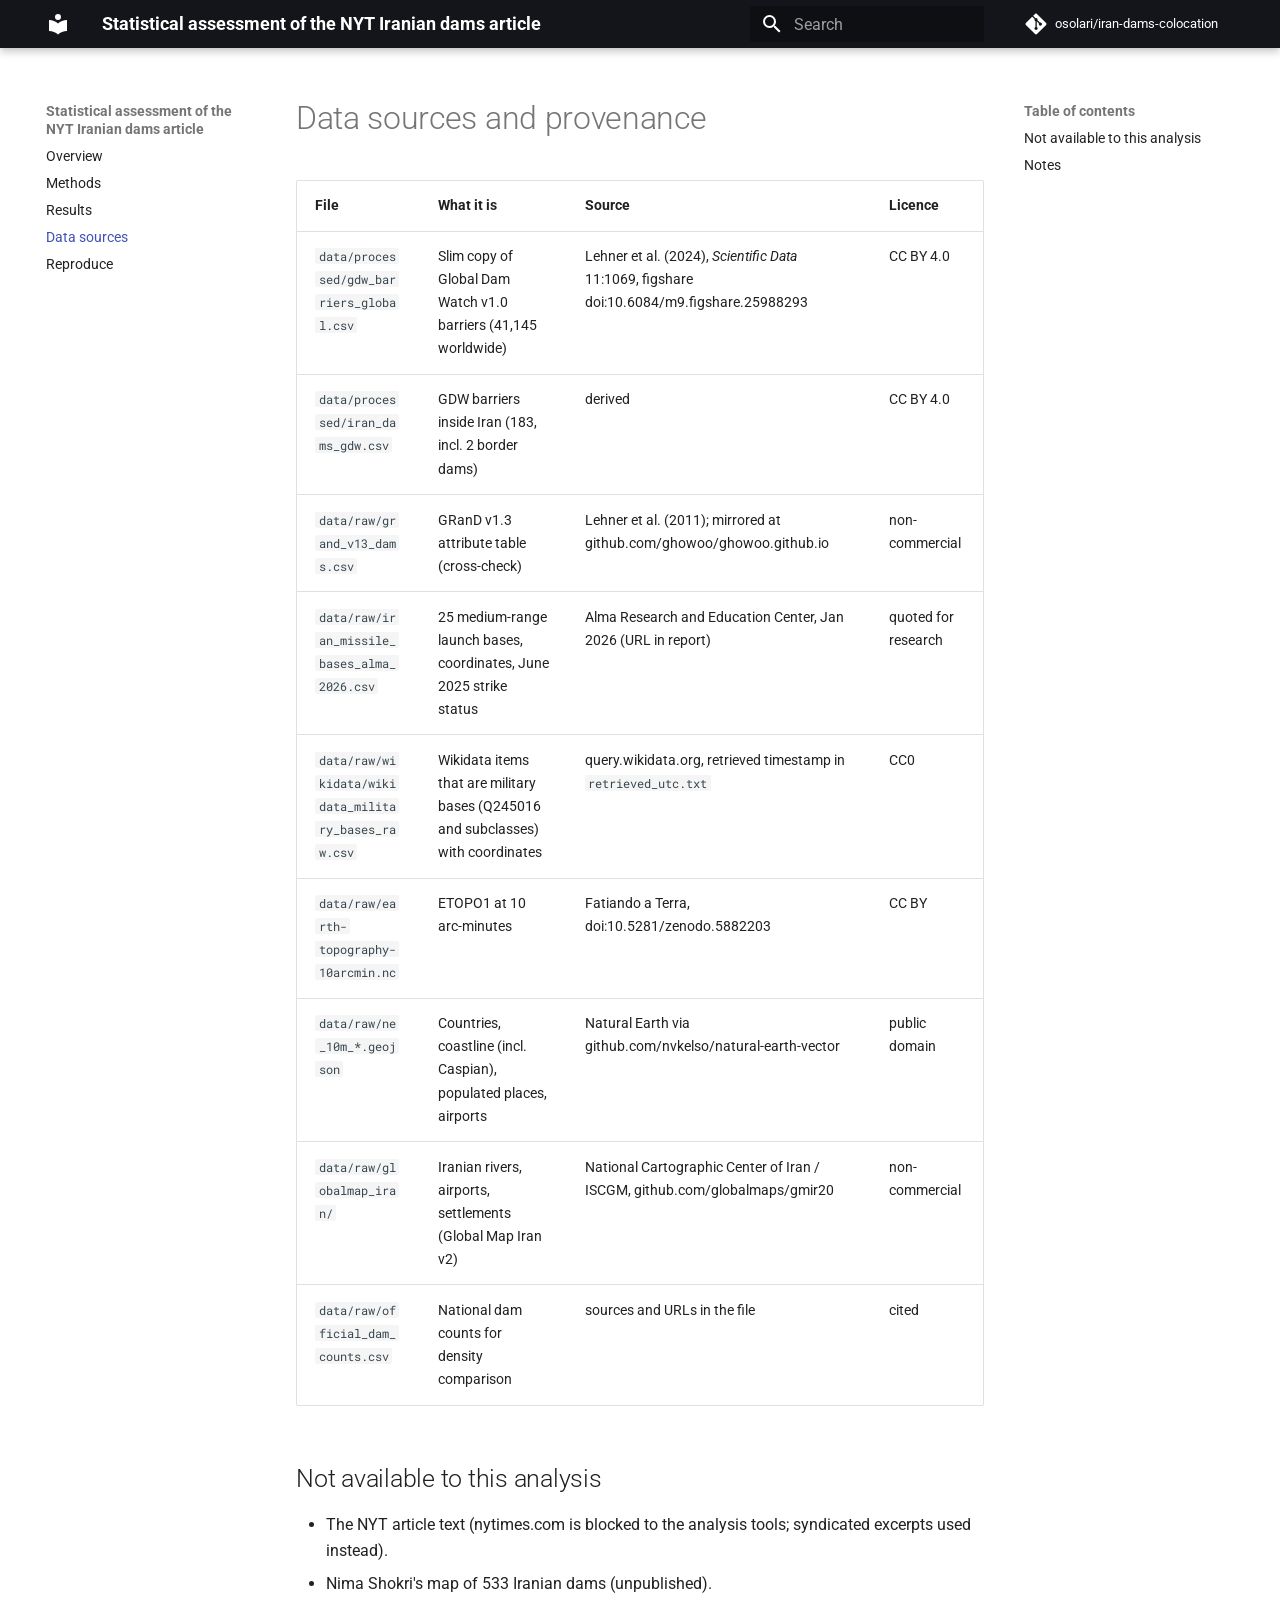
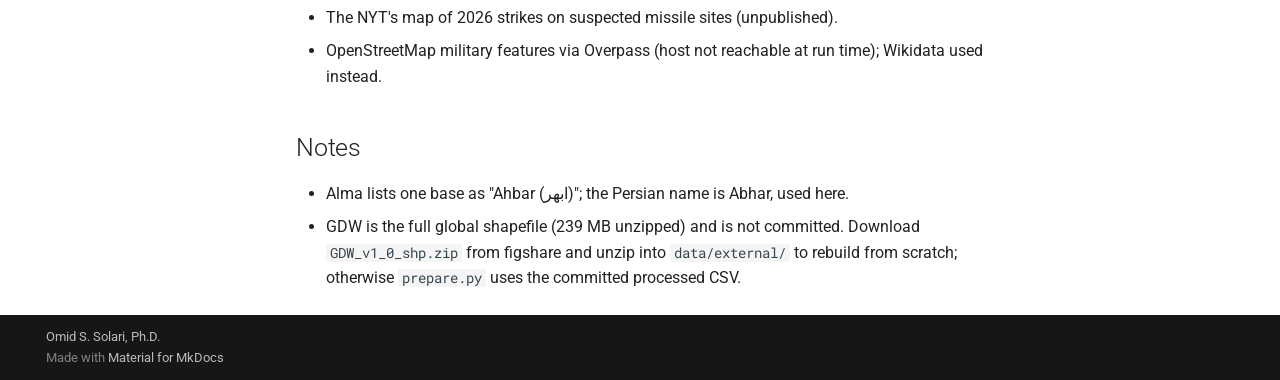
<file: sources/index.html>
<!doctype html>
<html lang="en" class="no-js">
  <head>
    
      <meta charset="utf-8">
      <meta name="viewport" content="width=device-width,initial-scale=1">
      
        <meta name="description" content="A statistical assessment of "War May Answer Longtime Riddle of Iranian Dams Built for No Clear Reason" (The New York Times, 16 November 2026)">
      
      
        <meta name="author" content="Omid S. Solari, Ph.D.">
      
      
        <link rel="canonical" href="https://osolari.github.io/iran-dams-colocation/sources/">
      
      
        <link rel="prev" href="../results/">
      
      
        <link rel="next" href="../reproduce/">
      
      
        
      
      
      <link rel="icon" href="../assets/images/favicon.png">
      <meta name="generator" content="mkdocs-1.6.1, mkdocs-material-9.8.1">
    
    
      
        <title>Data sources - Statistical assessment of the NYT Iranian dams article</title>
      
    
    
      <link rel="stylesheet" href="../assets/stylesheets/main.57a0d79d.min.css">
      
        
        <link rel="stylesheet" href="../assets/stylesheets/palette.fb2fffe2.min.css">
      
      


    
    
      
    
    
      
        
        
        <link rel="preconnect" href="https://fonts.gstatic.com" crossorigin>
        <link rel="stylesheet" href="https://fonts.googleapis.com/css?family=Roboto:300,300i,400,400i,700,700i%7CRoboto+Mono:400,400i,700,700i&display=fallback">
        <style>:root{--md-text-font:"Roboto";--md-code-font:"Roboto Mono"}</style>
      
    
    
      <link rel="stylesheet" href="../stylesheets/extra.css">
    
    <script>__md_scope=new URL("..",location),__md_hash=e=>[...e].reduce(((e,_)=>(e<<5)-e+_.charCodeAt(0)),0),__md_get=(e,_=localStorage,t=__md_scope)=>JSON.parse(_.getItem(t.pathname+"."+e)),__md_set=(e,_,t=localStorage,a=__md_scope)=>{try{t.setItem(a.pathname+"."+e,JSON.stringify(_))}catch(e){}}</script>
    
      

    
    
  </head>
  
  
    
    
    
    
    
    <body dir="ltr" data-md-color-scheme="default" data-md-color-primary="black" data-md-color-accent="red">
  
    
    <input class="md-toggle" data-md-toggle="drawer" type="checkbox" id="__drawer" autocomplete="off">
    <input class="md-toggle" data-md-toggle="search" type="checkbox" id="__search" autocomplete="off">
    <label class="md-overlay" for="__drawer"></label>
    <div data-md-component="skip">
      
        
        <a href="#data-sources-and-provenance" class="md-skip">
          Skip to content
        </a>
      
    </div>
    <div data-md-component="announce">
      
    </div>
    
    
      

  

<header class="md-header md-header--shadow" data-md-component="header">
  <nav class="md-header__inner md-grid" aria-label="Header">
    <a href=".." title="Statistical assessment of the NYT Iranian dams article" class="md-header__button md-logo" aria-label="Statistical assessment of the NYT Iranian dams article" data-md-component="logo">
      
  
  <svg xmlns="http://www.w3.org/2000/svg" viewBox="0 0 24 24"><path d="M12 8a3 3 0 0 0 3-3 3 3 0 0 0-3-3 3 3 0 0 0-3 3 3 3 0 0 0 3 3m0 3.54C9.64 9.35 6.5 8 3 8v11c3.5 0 6.64 1.35 9 3.54 2.36-2.19 5.5-3.54 9-3.54V8c-3.5 0-6.64 1.35-9 3.54"/></svg>

    </a>
    <label class="md-header__button md-icon" for="__drawer">
      
      <svg xmlns="http://www.w3.org/2000/svg" viewBox="0 0 24 24"><path d="M3 6h18v2H3zm0 5h18v2H3zm0 5h18v2H3z"/></svg>
    </label>
    <div class="md-header__title" data-md-component="header-title">
      <div class="md-header__ellipsis">
        <div class="md-header__topic">
          <span class="md-ellipsis">
            Statistical assessment of the NYT Iranian dams article
          </span>
        </div>
        <div class="md-header__topic" data-md-component="header-topic">
          <span class="md-ellipsis">
            
              Data sources
            
          </span>
        </div>
      </div>
    </div>
    
      
    
    
    
    
      
      
        <label class="md-header__button md-icon" for="__search">
          
          <svg xmlns="http://www.w3.org/2000/svg" viewBox="0 0 24 24"><path d="M9.5 3A6.5 6.5 0 0 1 16 9.5c0 1.61-.59 3.09-1.56 4.23l.27.27h.79l5 5-1.5 1.5-5-5v-.79l-.27-.27A6.52 6.52 0 0 1 9.5 16 6.5 6.5 0 0 1 3 9.5 6.5 6.5 0 0 1 9.5 3m0 2C7 5 5 7 5 9.5S7 14 9.5 14 14 12 14 9.5 12 5 9.5 5"/></svg>
        </label>
        <div class="md-search" data-md-component="search" role="dialog">
  <label class="md-search__overlay" for="__search"></label>
  <div class="md-search__inner" role="search">
    <form class="md-search__form" name="search">
      <input type="text" class="md-search__input" name="query" aria-label="Search" placeholder="Search" autocapitalize="off" autocorrect="off" autocomplete="off" spellcheck="false" data-md-component="search-query" required>
      <label class="md-search__icon md-icon" for="__search">
        
        <svg xmlns="http://www.w3.org/2000/svg" viewBox="0 0 24 24"><path d="M9.5 3A6.5 6.5 0 0 1 16 9.5c0 1.61-.59 3.09-1.56 4.23l.27.27h.79l5 5-1.5 1.5-5-5v-.79l-.27-.27A6.52 6.52 0 0 1 9.5 16 6.5 6.5 0 0 1 3 9.5 6.5 6.5 0 0 1 9.5 3m0 2C7 5 5 7 5 9.5S7 14 9.5 14 14 12 14 9.5 12 5 9.5 5"/></svg>
        
        <svg xmlns="http://www.w3.org/2000/svg" viewBox="0 0 24 24"><path d="M20 11v2H8l5.5 5.5-1.42 1.42L4.16 12l7.92-7.92L13.5 5.5 8 11z"/></svg>
      </label>
      <nav class="md-search__options" aria-label="Search">
        
        <button type="reset" class="md-search__icon md-icon" title="Clear" aria-label="Clear" tabindex="-1">
          
          <svg xmlns="http://www.w3.org/2000/svg" viewBox="0 0 24 24"><path d="M19 6.41 17.59 5 12 10.59 6.41 5 5 6.41 10.59 12 5 17.59 6.41 19 12 13.41 17.59 19 19 17.59 13.41 12z"/></svg>
        </button>
      </nav>
      
    </form>
    <div class="md-search__output">
      <div class="md-search__scrollwrap" tabindex="0" data-md-scrollfix>
        <div class="md-search-result" data-md-component="search-result">
          <div class="md-search-result__meta">
            Initializing search
          </div>
          <ol class="md-search-result__list" role="presentation"></ol>
        </div>
      </div>
    </div>
  </div>
</div>
      
    
    
      <div class="md-header__source">
        <a href="https://github.com/osolari/iran-dams-colocation" title="Go to repository" class="md-source" data-md-component="source">
  <div class="md-source__icon md-icon">
    
    <svg xmlns="http://www.w3.org/2000/svg" viewBox="0 0 448 512"><!--! Font Awesome Free 7.1.0 by @fontawesome - https://fontawesome.com License - https://fontawesome.com/license/free (Icons: CC BY 4.0, Fonts: SIL OFL 1.1, Code: MIT License) Copyright 2025 Fonticons, Inc.--><path d="M439.6 236.1 244 40.5c-5.4-5.5-12.8-8.5-20.4-8.5s-15 3-20.4 8.4L162.5 81l51.5 51.5c27.1-9.1 52.7 16.8 43.4 43.7l49.7 49.7c34.2-11.8 61.2 31 35.5 56.7-26.5 26.5-70.2-2.9-56-37.3L240.3 199v121.9c25.3 12.5 22.3 41.8 9.1 55-6.4 6.4-15.2 10.1-24.3 10.1s-17.8-3.6-24.3-10.1c-17.6-17.6-11.1-46.9 11.2-56v-123c-20.8-8.5-24.6-30.7-18.6-45L142.6 101 8.5 235.1C3 240.6 0 247.9 0 255.5s3 15 8.5 20.4l195.6 195.7c5.4 5.4 12.7 8.4 20.4 8.4s15-3 20.4-8.4l194.7-194.7c5.4-5.4 8.4-12.8 8.4-20.4s-3-15-8.4-20.4"/></svg>
  </div>
  <div class="md-source__repository">
    osolari/iran-dams-colocation
  </div>
</a>
      </div>
    
  </nav>
  
</header>
    
    <div class="md-container" data-md-component="container">
      
      
        
          
        
      
      <main class="md-main" data-md-component="main">
        <div class="md-main__inner md-grid">
          
            
              
              <div class="md-sidebar md-sidebar--primary" data-md-component="sidebar" data-md-type="navigation" >
                <div class="md-sidebar__scrollwrap">
                  <div class="md-sidebar__inner">
                    



<nav class="md-nav md-nav--primary" aria-label="Navigation" data-md-level="0">
  <label class="md-nav__title" for="__drawer">
    <a href=".." title="Statistical assessment of the NYT Iranian dams article" class="md-nav__button md-logo" aria-label="Statistical assessment of the NYT Iranian dams article" data-md-component="logo">
      
  
  <svg xmlns="http://www.w3.org/2000/svg" viewBox="0 0 24 24"><path d="M12 8a3 3 0 0 0 3-3 3 3 0 0 0-3-3 3 3 0 0 0-3 3 3 3 0 0 0 3 3m0 3.54C9.64 9.35 6.5 8 3 8v11c3.5 0 6.64 1.35 9 3.54 2.36-2.19 5.5-3.54 9-3.54V8c-3.5 0-6.64 1.35-9 3.54"/></svg>

    </a>
    Statistical assessment of the NYT Iranian dams article
  </label>
  
    <div class="md-nav__source">
      <a href="https://github.com/osolari/iran-dams-colocation" title="Go to repository" class="md-source" data-md-component="source">
  <div class="md-source__icon md-icon">
    
    <svg xmlns="http://www.w3.org/2000/svg" viewBox="0 0 448 512"><!--! Font Awesome Free 7.1.0 by @fontawesome - https://fontawesome.com License - https://fontawesome.com/license/free (Icons: CC BY 4.0, Fonts: SIL OFL 1.1, Code: MIT License) Copyright 2025 Fonticons, Inc.--><path d="M439.6 236.1 244 40.5c-5.4-5.5-12.8-8.5-20.4-8.5s-15 3-20.4 8.4L162.5 81l51.5 51.5c27.1-9.1 52.7 16.8 43.4 43.7l49.7 49.7c34.2-11.8 61.2 31 35.5 56.7-26.5 26.5-70.2-2.9-56-37.3L240.3 199v121.9c25.3 12.5 22.3 41.8 9.1 55-6.4 6.4-15.2 10.1-24.3 10.1s-17.8-3.6-24.3-10.1c-17.6-17.6-11.1-46.9 11.2-56v-123c-20.8-8.5-24.6-30.7-18.6-45L142.6 101 8.5 235.1C3 240.6 0 247.9 0 255.5s3 15 8.5 20.4l195.6 195.7c5.4 5.4 12.7 8.4 20.4 8.4s15-3 20.4-8.4l194.7-194.7c5.4-5.4 8.4-12.8 8.4-20.4s-3-15-8.4-20.4"/></svg>
  </div>
  <div class="md-source__repository">
    osolari/iran-dams-colocation
  </div>
</a>
    </div>
  
  <ul class="md-nav__list" data-md-scrollfix>
    
      
      
  
  
  
  
    <li class="md-nav__item">
      <a href=".." class="md-nav__link">
        
  
  
  <span class="md-ellipsis">
    
  
    Overview
  

    
  </span>
  
  

      </a>
    </li>
  

    
      
      
  
  
  
  
    <li class="md-nav__item">
      <a href="../methods/" class="md-nav__link">
        
  
  
  <span class="md-ellipsis">
    
  
    Methods
  

    
  </span>
  
  

      </a>
    </li>
  

    
      
      
  
  
  
  
    <li class="md-nav__item">
      <a href="../results/" class="md-nav__link">
        
  
  
  <span class="md-ellipsis">
    
  
    Results
  

    
  </span>
  
  

      </a>
    </li>
  

    
      
      
  
  
    
  
  
  
    <li class="md-nav__item md-nav__item--active">
      
      <input class="md-nav__toggle md-toggle" type="checkbox" id="__toc">
      
      
        
      
      
        <label class="md-nav__link md-nav__link--active" for="__toc">
          
  
  
  <span class="md-ellipsis">
    
  
    Data sources
  

    
  </span>
  
  

          <span class="md-nav__icon md-icon"></span>
        </label>
      
      <a href="./" class="md-nav__link md-nav__link--active">
        
  
  
  <span class="md-ellipsis">
    
  
    Data sources
  

    
  </span>
  
  

      </a>
      
        

<nav class="md-nav md-nav--secondary" aria-label="Table of contents">
  
  
  
    
  
  
    <label class="md-nav__title" for="__toc">
      <span class="md-nav__icon md-icon"></span>
      Table of contents
    </label>
    <ul class="md-nav__list" data-md-component="toc" data-md-scrollfix>
      
        <li class="md-nav__item">
  <a href="#not-available-to-this-analysis" class="md-nav__link">
    <span class="md-ellipsis">
      
        Not available to this analysis
      
    </span>
  </a>
  
</li>
      
        <li class="md-nav__item">
  <a href="#notes" class="md-nav__link">
    <span class="md-ellipsis">
      
        Notes
      
    </span>
  </a>
  
</li>
      
    </ul>
  
</nav>
      
    </li>
  

    
      
      
  
  
  
  
    <li class="md-nav__item">
      <a href="../reproduce/" class="md-nav__link">
        
  
  
  <span class="md-ellipsis">
    
  
    Reproduce
  

    
  </span>
  
  

      </a>
    </li>
  

    
  </ul>
</nav>
                  </div>
                </div>
              </div>
            
            
              
              <div class="md-sidebar md-sidebar--secondary" data-md-component="sidebar" data-md-type="toc" >
                <div class="md-sidebar__scrollwrap">
                  <div class="md-sidebar__inner">
                    

<nav class="md-nav md-nav--secondary" aria-label="Table of contents">
  
  
  
    
  
  
    <label class="md-nav__title" for="__toc">
      <span class="md-nav__icon md-icon"></span>
      Table of contents
    </label>
    <ul class="md-nav__list" data-md-component="toc" data-md-scrollfix>
      
        <li class="md-nav__item">
  <a href="#not-available-to-this-analysis" class="md-nav__link">
    <span class="md-ellipsis">
      
        Not available to this analysis
      
    </span>
  </a>
  
</li>
      
        <li class="md-nav__item">
  <a href="#notes" class="md-nav__link">
    <span class="md-ellipsis">
      
        Notes
      
    </span>
  </a>
  
</li>
      
    </ul>
  
</nav>
                  </div>
                </div>
              </div>
            
          
          
            <div class="md-content" data-md-component="content">
              
              <article class="md-content__inner md-typeset">
                
                  


  
  


<h1 id="data-sources-and-provenance">Data sources and provenance<a class="headerlink" href="#data-sources-and-provenance" title="Permanent link">&para;</a></h1>
<table>
<thead>
<tr>
<th>File</th>
<th>What it is</th>
<th>Source</th>
<th>Licence</th>
</tr>
</thead>
<tbody>
<tr>
<td><code>data/processed/gdw_barriers_global.csv</code></td>
<td>Slim copy of Global Dam Watch v1.0 barriers (41,145 worldwide)</td>
<td>Lehner et al. (2024), <em>Scientific Data</em> 11:1069, figshare doi:10.6084/m9.figshare.25988293</td>
<td>CC BY 4.0</td>
</tr>
<tr>
<td><code>data/processed/iran_dams_gdw.csv</code></td>
<td>GDW barriers inside Iran (183, incl. 2 border dams)</td>
<td>derived</td>
<td>CC BY 4.0</td>
</tr>
<tr>
<td><code>data/raw/grand_v13_dams.csv</code></td>
<td>GRanD v1.3 attribute table (cross-check)</td>
<td>Lehner et al. (2011); mirrored at github.com/ghowoo/ghowoo.github.io</td>
<td>non-commercial</td>
</tr>
<tr>
<td><code>data/raw/iran_missile_bases_alma_2026.csv</code></td>
<td>25 medium-range launch bases, coordinates, June 2025 strike status</td>
<td>Alma Research and Education Center, Jan 2026 (URL in report)</td>
<td>quoted for research</td>
</tr>
<tr>
<td><code>data/raw/wikidata/wikidata_military_bases_raw.csv</code></td>
<td>Wikidata items that are military bases (Q245016 and subclasses) with coordinates</td>
<td>query.wikidata.org, retrieved timestamp in <code>retrieved_utc.txt</code></td>
<td>CC0</td>
</tr>
<tr>
<td><code>data/raw/earth-topography-10arcmin.nc</code></td>
<td>ETOPO1 at 10 arc-minutes</td>
<td>Fatiando a Terra, doi:10.5281/zenodo.5882203</td>
<td>CC BY</td>
</tr>
<tr>
<td><code>data/raw/ne_10m_*.geojson</code></td>
<td>Countries, coastline (incl. Caspian), populated places, airports</td>
<td>Natural Earth via github.com/nvkelso/natural-earth-vector</td>
<td>public domain</td>
</tr>
<tr>
<td><code>data/raw/globalmap_iran/</code></td>
<td>Iranian rivers, airports, settlements (Global Map Iran v2)</td>
<td>National Cartographic Center of Iran / ISCGM, github.com/globalmaps/gmir20</td>
<td>non-commercial</td>
</tr>
<tr>
<td><code>data/raw/official_dam_counts.csv</code></td>
<td>National dam counts for density comparison</td>
<td>sources and URLs in the file</td>
<td>cited</td>
</tr>
</tbody>
</table>
<h2 id="not-available-to-this-analysis">Not available to this analysis<a class="headerlink" href="#not-available-to-this-analysis" title="Permanent link">&para;</a></h2>
<ul>
<li>The NYT article text (nytimes.com is blocked to the analysis tools; syndicated excerpts used instead).</li>
<li>Nima Shokri's map of 533 Iranian dams (unpublished).</li>
<li>The NYT's map of 2026 strikes on suspected missile sites (unpublished).</li>
<li>OpenStreetMap military features via Overpass (host not reachable at run time); Wikidata used instead.</li>
</ul>
<h2 id="notes">Notes<a class="headerlink" href="#notes" title="Permanent link">&para;</a></h2>
<ul>
<li>Alma lists one base as "Ahbar (ابهر)"; the Persian name is Abhar, used here.</li>
<li>GDW is the full global shapefile (239 MB unzipped) and is not committed. Download <code>GDW_v1_0_shp.zip</code> from figshare and unzip into <code>data/external/</code> to rebuild from scratch; otherwise <code>prepare.py</code> uses the committed processed CSV.</li>
</ul>












                
              </article>
            </div>
          
          
<script>var target=document.getElementById(location.hash.slice(1));target&&target.name&&(target.checked=target.name.startsWith("__tabbed_"))</script>
        </div>
        
          <button type="button" class="md-top md-icon" data-md-component="top" hidden>
  
  <svg xmlns="http://www.w3.org/2000/svg" viewBox="0 0 24 24"><path d="M13 20h-2V8l-5.5 5.5-1.42-1.42L12 4.16l7.92 7.92-1.42 1.42L13 8z"/></svg>
  Back to top
</button>
        
      </main>
      
        <footer class="md-footer">
  
  <div class="md-footer-meta md-typeset">
    <div class="md-footer-meta__inner md-grid">
      <div class="md-copyright">
  
    <div class="md-copyright__highlight">
      Omid S. Solari, Ph.D.
    </div>
  
  
    Made with
    <a href="https://squidfunk.github.io/mkdocs-material/" target="_blank" rel="noopener">
      Material for MkDocs
    </a>
  
</div>
      
    </div>
  </div>
</footer>
      
    </div>
    <div class="md-dialog" data-md-component="dialog">
      <div class="md-dialog__inner md-typeset"></div>
    </div>
    
    
    
      
      
      <script id="__config" type="application/json">{"annotate": null, "base": "..", "features": ["navigation.sections", "navigation.top", "content.code.copy"], "search": "../assets/javascripts/workers/search.a7633da7.min.js", "tags": null, "translations": {"clipboard.copied": "Copied to clipboard", "clipboard.copy": "Copy to clipboard", "search.result.more.one": "1 more on this page", "search.result.more.other": "# more on this page", "search.result.none": "No matching documents", "search.result.one": "1 matching document", "search.result.other": "# matching documents", "search.result.placeholder": "Type to start searching", "search.result.term.missing": "Missing", "select.version": "Select version"}, "version": null}</script>
    
    
      <script src="../assets/javascripts/bundle.a5f9d56c.min.js"></script>
      
    
  </body>
</html>
</file>
<file: stylesheets/extra.css>
:root { --md-accent-fg-color: #DC143C; --md-typeset-a-color: #4682B4; }
.md-typeset table:not([class]) { font-size: 0.72rem; }
.md-typeset img { display: block; margin: 0 auto; max-width: 100%; }
</file>
<file: assets/stylesheets/main.57a0d79d.min.css>
@charset "UTF-8";html{box-sizing:border-box;-webkit-text-size-adjust:none;-moz-text-size-adjust:none;text-size-adjust:none}*,:after,:before{box-sizing:inherit}@media(prefers-reduced-motion){*,:after,:before{transition:none!important}}body{margin:0;-webkit-font-smoothing:antialiased;-moz-osx-font-smoothing:grayscale;--md-text-font-family:var(--md-text-font, _),
    -apple-system, BlinkMacSystemFont, Helvetica, Arial, sans-serif;--md-code-font-family:var(--md-code-font, _),
    SFMono-Regular, Consolas, Menlo, monospace}.md-typeset code:not(.focus-visible),a,button,input,label{-webkit-tap-highlight-color:transparent}a{color:inherit;text-decoration:none}hr{box-sizing:initial;display:block;height:.05rem;padding:0;overflow:visible;border:0}small{font-size:80%}sub,sup{line-height:1em}img{border-style:none}table{border-spacing:0;border-collapse:initial}td,th{font-weight:400;vertical-align:top}button{padding:0;margin:0;font-family:inherit;font-size:inherit;background:#0000;border:0}input{border:0;outline:none}:root{--md-primary-fg-color:#4051b5;--md-primary-fg-color--light:#5d6cc0;--md-primary-fg-color--dark:#303fa1;--md-primary-bg-color:#fff;--md-primary-bg-color--light:#ffffffb3;--md-accent-fg-color:#526cfe;--md-accent-fg-color--transparent:#526cfe1a;--md-accent-bg-color:#fff;--md-accent-bg-color--light:#ffffffb3;--md-typeset-table-sort-icon:url("data:image/svg+xml;charset=utf-8,<svg xmlns='http://www.w3.org/2000/svg' viewBox='0 0 24 24'><path d='m18 21-4-4h3V7h-3l4-4 4 4h-3v10h3M2 19v-2h10v2M2 13v-2h7v2M2 7V5h4v2z'/></svg>");--md-typeset-table-sort-icon--asc:url("data:image/svg+xml;charset=utf-8,<svg xmlns='http://www.w3.org/2000/svg' viewBox='0 0 24 24'><path d='M19 17h3l-4 4-4-4h3V3h2M2 17h10v2H2M6 5v2H2V5m0 6h7v2H2z'/></svg>");--md-typeset-table-sort-icon--desc:url("data:image/svg+xml;charset=utf-8,<svg xmlns='http://www.w3.org/2000/svg' viewBox='0 0 24 24'><path d='M19 7h3l-4-4-4 4h3v14h2M2 17h10v2H2M6 5v2H2V5m0 6h7v2H2z'/></svg>")}[data-md-color-scheme=default]{color-scheme:light}[data-md-color-scheme=default] img[src$="#gh-dark-mode-only"],[data-md-color-scheme=default] img[src$="#only-dark"]{display:none}:root,[data-md-color-scheme=default]{--md-hue:225deg;--md-default-fg-color:#000000de;--md-default-fg-color--light:#0000008a;--md-default-fg-color--lighter:#00000052;--md-default-fg-color--lightest:#00000012;--md-default-bg-color:#fff;--md-default-bg-color--light:#ffffffb3;--md-default-bg-color--lighter:#ffffff4d;--md-default-bg-color--lightest:#ffffff1f;--md-code-fg-color:#36464e;--md-code-bg-color:#f5f5f5;--md-code-bg-color--light:#f5f5f5b3;--md-code-bg-color--lighter:#f5f5f54d;--md-code-hl-color:#4287ff;--md-code-hl-color--light:#4287ff1a;--md-code-hl-number-color:#d52a2a;--md-code-hl-special-color:#db1457;--md-code-hl-function-color:#a846b9;--md-code-hl-constant-color:#6e59d9;--md-code-hl-keyword-color:#3f6ec6;--md-code-hl-string-color:#1c7d4d;--md-code-hl-name-color:var(--md-code-fg-color);--md-code-hl-operator-color:var(--md-default-fg-color--light);--md-code-hl-punctuation-color:var(--md-default-fg-color--light);--md-code-hl-comment-color:var(--md-default-fg-color--light);--md-code-hl-generic-color:var(--md-default-fg-color--light);--md-code-hl-variable-color:var(--md-default-fg-color--light);--md-typeset-color:var(--md-default-fg-color);--md-typeset-a-color:var(--md-primary-fg-color);--md-typeset-del-color:#f5503d26;--md-typeset-ins-color:#0bd57026;--md-typeset-kbd-color:#fafafa;--md-typeset-kbd-accent-color:#fff;--md-typeset-kbd-border-color:#b8b8b8;--md-typeset-mark-color:#ffff0080;--md-typeset-table-color:#0000001f;--md-typeset-table-color--light:#00000009;--md-admonition-fg-color:var(--md-default-fg-color);--md-admonition-bg-color:var(--md-default-bg-color);--md-warning-fg-color:#000000de;--md-warning-bg-color:#ff9;--md-footer-fg-color:#fff;--md-footer-fg-color--light:#ffffffb3;--md-footer-fg-color--lighter:#ffffff73;--md-footer-bg-color:#000000de;--md-footer-bg-color--dark:#00000052;--md-shadow-z1:0 0.2rem 0.5rem #0000000d,
    0 0 0.05rem #0000001a;--md-shadow-z2:0 0.2rem 0.5rem #0000001a,
    0 0 0.05rem #00000040;--md-shadow-z3:0 0.2rem 0.5rem #0003,
    0 0 0.05rem #00000059}.md-icon svg{display:block;width:1.2rem;height:1.2rem;fill:currentcolor}aside,body,input{font-family:var(--md-text-font-family);font-feature-settings:"kern","liga";color:var(--md-typeset-color)}code,kbd,pre{font-family:var(--md-code-font-family);font-feature-settings:"kern"}.md-typeset{font-size:.8rem;line-height:1.6;overflow-wrap:break-word;-webkit-print-color-adjust:exact;color-adjust:exact}@media print{.md-typeset{font-size:.68rem}.md-typeset code,.md-typeset kbd,.md-typeset pre{white-space:pre-wrap}}.md-typeset blockquote,.md-typeset dl,.md-typeset figure,.md-typeset ol,.md-typeset pre,.md-typeset ul{margin-top:1em;margin-bottom:1em}.md-typeset h1{margin:0 0 1.25em;font-size:2em;line-height:1.3;color:var(--md-default-fg-color--light)}.md-typeset h1,.md-typeset h2{font-weight:300;letter-spacing:-.01em}.md-typeset h2{margin:1.6em 0 .64em;font-size:1.5625em;line-height:1.4}.md-typeset h3{margin:1.6em 0 .8em;font-size:1.25em;font-weight:400;line-height:1.5;letter-spacing:-.01em}.md-typeset h2+h3{margin-top:.8em}.md-typeset h4{margin:1em 0;font-weight:700;letter-spacing:-.01em}.md-typeset h5,.md-typeset h6{margin:1.25em 0;font-size:.8em;font-weight:700;color:var(--md-default-fg-color--light);letter-spacing:-.01em}.md-typeset h5{text-transform:uppercase}.md-typeset h5 code{text-transform:none}.md-typeset hr{display:flow-root;margin:1.5em 0;border-bottom:.05rem solid var(--md-default-fg-color--lightest)}.md-typeset a{color:var(--md-typeset-a-color);word-break:break-word}.md-typeset a,.md-typeset a:before{transition:color 125ms}.md-typeset a:focus,.md-typeset a:hover{color:var(--md-accent-fg-color)}.md-typeset a:focus code,.md-typeset a:hover code{color:var(--md-accent-fg-color);background-color:var(--md-accent-fg-color--transparent)}.md-typeset a code{color:var(--md-typeset-a-color)}.md-typeset a.focus-visible{outline-color:var(--md-accent-fg-color);outline-offset:.2rem}.md-typeset code,.md-typeset kbd,.md-typeset pre{font-variant-ligatures:none;color:var(--md-code-fg-color);direction:ltr;transition:background-color 125ms}.md-typeset code{padding:0 .2941176471em;font-size:.85em;word-break:break-word;background-color:var(--md-code-bg-color);border-radius:.1rem;-webkit-box-decoration-break:clone;box-decoration-break:clone;transition:color 125ms,background-color 125ms}.md-typeset code:not(.focus-visible){outline:none}.md-typeset pre{position:relative;display:flow-root;line-height:1.4}.md-typeset pre>code{display:block;padding:.7720588235em 1.1764705882em;margin:0;overflow:auto;word-break:normal;touch-action:auto;scrollbar-color:var(--md-default-fg-color--lighter) #0000;scrollbar-width:thin;outline-color:var(--md-accent-fg-color);box-shadow:none;-webkit-box-decoration-break:slice;box-decoration-break:slice}.md-typeset pre>code:hover{scrollbar-color:var(--md-accent-fg-color) #0000}.md-typeset pre>code::-webkit-scrollbar{width:.2rem;height:.2rem}.md-typeset pre>code::-webkit-scrollbar-thumb{background-color:var(--md-default-fg-color--lighter)}.md-typeset pre>code::-webkit-scrollbar-thumb:hover{background-color:var(--md-accent-fg-color)}.md-typeset kbd{display:inline-block;padding:0 .6666666667em;font-size:.75em;color:var(--md-default-fg-color);word-break:break-word;vertical-align:text-top;background-color:var(--md-typeset-kbd-color);border-radius:.1rem;box-shadow:0 .1rem 0 .05rem var(--md-typeset-kbd-border-color),0 .1rem 0 var(--md-typeset-kbd-border-color),0 -.1rem .2rem var(--md-typeset-kbd-accent-color) inset}.md-typeset mark{color:inherit;word-break:break-word;background-color:var(--md-typeset-mark-color);-webkit-box-decoration-break:clone;box-decoration-break:clone}.md-typeset abbr{text-decoration:none;cursor:help}.md-typeset [data-preview],.md-typeset abbr{border-bottom:.05rem dotted var(--md-default-fg-color--light)}.md-typeset small{opacity:.75}[dir=ltr] .md-typeset sub,[dir=ltr] .md-typeset sup{margin-left:.078125em}[dir=rtl] .md-typeset sub,[dir=rtl] .md-typeset sup{margin-right:.078125em}[dir=ltr] .md-typeset blockquote{padding-left:.6rem;border-left:.2rem solid var(--md-default-fg-color--lighter)}[dir=rtl] .md-typeset blockquote{padding-right:.6rem;border-right:.2rem solid var(--md-default-fg-color--lighter)}.md-typeset blockquote{margin-left:0;margin-right:0;color:var(--md-default-fg-color--light)}.md-typeset ul{list-style-type:disc}.md-typeset ul[type]{list-style-type:revert-layer}[dir=ltr] .md-typeset ol,[dir=ltr] .md-typeset ol li ol,[dir=ltr] .md-typeset ol li ul,[dir=ltr] .md-typeset ul,[dir=ltr] .md-typeset ul li ol,[dir=ltr] .md-typeset ul li ul{margin-left:.625em}[dir=rtl] .md-typeset ol,[dir=rtl] .md-typeset ol li ol,[dir=rtl] .md-typeset ol li ul,[dir=rtl] .md-typeset ul,[dir=rtl] .md-typeset ul li ol,[dir=rtl] .md-typeset ul li ul{margin-right:.625em}.md-typeset ol,.md-typeset ul{padding:0}.md-typeset ol:not([hidden]),.md-typeset ul:not([hidden]){display:flow-root}.md-typeset ol ol,.md-typeset ul ol{list-style-type:lower-alpha}.md-typeset ol ol ol,.md-typeset ul ol ol{list-style-type:lower-roman}.md-typeset ol ol ol ol,.md-typeset ul ol ol ol{list-style-type:upper-alpha}.md-typeset ol ol ol ol ol,.md-typeset ul ol ol ol ol{list-style-type:upper-roman}.md-typeset ol[type],.md-typeset ul[type]{list-style-type:revert-layer}[dir=ltr] .md-typeset ol li,[dir=ltr] .md-typeset ul li{margin-left:1.25em}[dir=rtl] .md-typeset ol li,[dir=rtl] .md-typeset ul li{margin-right:1.25em}.md-typeset ol li,.md-typeset ul li{margin-bottom:.5em}.md-typeset ol li blockquote,.md-typeset ol li p,.md-typeset ul li blockquote,.md-typeset ul li p{margin:.5em 0}.md-typeset ol li:last-child,.md-typeset ul li:last-child{margin-bottom:0}.md-typeset ol li ol,.md-typeset ol li ul,.md-typeset ul li ol,.md-typeset ul li ul{margin-top:.5em;margin-bottom:.5em}[dir=ltr] .md-typeset dd{margin-left:1.875em}[dir=rtl] .md-typeset dd{margin-right:1.875em}.md-typeset dd{margin-top:1em;margin-bottom:1.5em}.md-typeset img,.md-typeset svg,.md-typeset video{max-width:100%;height:auto}.md-typeset img[align=left]{margin:1em 1em 1em 0}.md-typeset img[align=right]{margin:1em 0 1em 1em}.md-typeset img[align]:only-child{margin-top:0}.md-typeset figure{display:flow-root;width:fit-content;max-width:100%;margin:1em auto;text-align:center}.md-typeset figure img{display:block;margin:0 auto}.md-typeset figcaption{max-width:24rem;margin:1em auto;font-style:italic}.md-typeset iframe{max-width:100%}.md-typeset table:not([class]){display:inline-block;max-width:100%;overflow:auto;font-size:.64rem;touch-action:auto;background-color:var(--md-default-bg-color);border:.05rem solid var(--md-typeset-table-color);border-radius:.1rem}@media print{.md-typeset table:not([class]){display:table}}.md-typeset table:not([class])+*{margin-top:1.5em}.md-typeset table:not([class]) td>:first-child,.md-typeset table:not([class]) th>:first-child{margin-top:0}.md-typeset table:not([class]) td>:last-child,.md-typeset table:not([class]) th>:last-child{margin-bottom:0}.md-typeset table:not([class]) td:not([align]),.md-typeset table:not([class]) th:not([align]){text-align:left}[dir=rtl] .md-typeset table:not([class]) td:not([align]),[dir=rtl] .md-typeset table:not([class]) th:not([align]){text-align:right}.md-typeset table:not([class]) th{min-width:5rem;padding:.9375em 1.25em;font-weight:700;vertical-align:top}.md-typeset table:not([class]) td{padding:.9375em 1.25em;vertical-align:top;border-top:.05rem solid var(--md-typeset-table-color)}.md-typeset table:not([class]) tbody tr{transition:background-color 125ms}.md-typeset table:not([class]) tbody tr:hover{background-color:var(--md-typeset-table-color--light);box-shadow:0 .05rem 0 var(--md-default-bg-color) inset}.md-typeset table:not([class]) a{word-break:normal}.md-typeset table th[role=columnheader]{cursor:pointer}[dir=ltr] .md-typeset table th[role=columnheader]:after{margin-left:.5em}[dir=rtl] .md-typeset table th[role=columnheader]:after{margin-right:.5em}.md-typeset table th[role=columnheader]:after{display:inline-block;width:1.2em;height:1.2em;vertical-align:text-bottom;content:"";-webkit-mask-image:var(--md-typeset-table-sort-icon);mask-image:var(--md-typeset-table-sort-icon);-webkit-mask-repeat:no-repeat;mask-repeat:no-repeat;-webkit-mask-size:contain;mask-size:contain;transition:background-color 125ms}.md-typeset table th[role=columnheader]:hover:after{background-color:var(--md-default-fg-color--lighter)}.md-typeset table th[role=columnheader][aria-sort=ascending]:after{background-color:var(--md-default-fg-color--light);-webkit-mask-image:var(--md-typeset-table-sort-icon--asc);mask-image:var(--md-typeset-table-sort-icon--asc)}.md-typeset table th[role=columnheader][aria-sort=descending]:after{background-color:var(--md-default-fg-color--light);-webkit-mask-image:var(--md-typeset-table-sort-icon--desc);mask-image:var(--md-typeset-table-sort-icon--desc)}.md-typeset__scrollwrap{margin:1em -.8rem;overflow-x:auto;touch-action:auto}.md-typeset__table{display:inline-block;padding:0 .8rem;margin-bottom:.5em}@media print{.md-typeset__table{display:block}}html .md-typeset__table table{display:table;width:100%;margin:0;overflow:hidden}@media screen and (max-width:44.984375em){.md-content__inner>pre{margin:1em -.8rem}.md-content__inner>pre code{border-radius:0}}.md-typeset .md-author{position:relative;display:block;flex-shrink:0;width:1.6rem;height:1.6rem;overflow:hidden;border-radius:100%;transition:color 125ms,transform 125ms}.md-typeset .md-author img{display:block}.md-typeset .md-author--more{font-size:.6rem;font-weight:700;line-height:1.6rem;color:var(--md-default-fg-color--lighter);text-align:center;background:var(--md-default-fg-color--lightest)}.md-typeset .md-author--long{width:2.4rem;height:2.4rem}.md-typeset a.md-author{transform:scale(1)}.md-typeset a.md-author img{filter:grayscale(100%) opacity(75%);border-radius:100%;transition:filter 125ms}.md-typeset a.md-author:focus,.md-typeset a.md-author:hover{z-index:1;transform:scale(1.1)}.md-typeset a.md-author:focus img,.md-typeset a.md-author:hover img{filter:grayscale(0)}.md-banner{overflow:auto;color:var(--md-footer-fg-color);background-color:var(--md-footer-bg-color)}@media print{.md-banner{display:none}}.md-banner--warning{color:var(--md-warning-fg-color);background-color:var(--md-warning-bg-color)}.md-banner__inner{padding:0 .8rem;margin:.6rem auto;font-size:.7rem}[dir=ltr] .md-banner__button{float:right}[dir=rtl] .md-banner__button{float:left}.md-banner__button{color:inherit;cursor:pointer;transition:opacity .25s}.no-js .md-banner__button{display:none}.md-banner__button:hover{opacity:.7}html{height:100%;overflow-x:hidden;font-size:125%}@media screen and (min-width:100em){html{font-size:137.5%}}@media screen and (min-width:125em){html{font-size:150%}}body{position:relative;display:flex;flex-direction:column;width:100%;min-height:100%;font-size:.5rem;background-color:var(--md-default-bg-color)}@media print{body{display:block}}@media screen and (max-width:59.984375em){body[data-md-scrolllock]{position:fixed}}.md-grid{max-width:61rem;margin-left:auto;margin-right:auto}.md-container{display:flex;flex-grow:1;flex-direction:column}@media print{.md-container{display:block}}.md-main{flex-grow:1}.md-main__inner{display:flex;height:100%;margin-top:1.5rem}.md-ellipsis{overflow:hidden;text-overflow:ellipsis}.md-toggle{display:none}.md-option{position:absolute;width:0;height:0;opacity:0}.md-option:checked+label:not([hidden]){display:block}.md-option.focus-visible+label{outline-style:auto;outline-color:var(--md-accent-fg-color)}.md-skip{position:fixed;z-index:-1;padding:.3rem .5rem;margin:.5rem;font-size:.64rem;color:var(--md-default-bg-color);background-color:var(--md-default-fg-color);border-radius:.1rem;outline-color:var(--md-accent-fg-color);opacity:0;transform:translateY(.4rem)}.md-skip:focus{z-index:10;opacity:1;transition:transform .25s cubic-bezier(.4,0,.2,1),opacity 175ms 75ms;transform:translateY(0)}@page{margin:25mm}:root{--md-clipboard-icon:url("data:image/svg+xml;charset=utf-8,<svg xmlns='http://www.w3.org/2000/svg' viewBox='0 0 24 24'><path d='M19 21H8V7h11m0-2H8a2 2 0 0 0-2 2v14a2 2 0 0 0 2 2h11a2 2 0 0 0 2-2V7a2 2 0 0 0-2-2m-3-4H4a2 2 0 0 0-2 2v14h2V3h12z'/></svg>");--md-code-select-icon:url("data:image/svg+xml;charset=utf-8,<svg xmlns='http://www.w3.org/2000/svg' viewBox='0 0 24 24'><path d='M19 19h-4v2h4c1.1 0 2-.9 2-2v-4h-2m0-12h-4v2h4v4h2V5c0-1.1-.9-2-2-2M5 5h4V3H5c-1.1 0-2 .9-2 2v4h2m0 6H3v4c0 1.1.9 2 2 2h4v-2H5zm2-4h2v2H7zm4 0h2v2h-2zm4 0h2v2h-2zM7 7h2v2H7zm4 0h2v2h-2zm4 0h2v2h-2zm-8 8h2v2H7zm4 0h2v2h-2zm4 0h2v2h-2z'/></svg>");--md-code-copy-icon:url("data:image/svg+xml;charset=utf-8,<svg xmlns='http://www.w3.org/2000/svg' viewBox='0 0 24 24'><path d='M19 21H8V7h11m0-2H8a2 2 0 0 0-2 2v14a2 2 0 0 0 2 2h11a2 2 0 0 0 2-2V7a2 2 0 0 0-2-2m-3-4H4a2 2 0 0 0-2 2v14h2V3h12z'/></svg>")}.md-clipboard{z-index:1;width:1.5em;height:1.5em;color:var(--md-default-fg-color--lightest);cursor:pointer;border-radius:.1rem;outline-color:var(--md-accent-fg-color);outline-offset:.1rem;transition:color .25s}@media print{.md-clipboard{display:none}}.md-clipboard:not(.focus-visible){outline:none;-webkit-tap-highlight-color:transparent}:hover>.md-clipboard{color:var(--md-default-fg-color--light)}.md-clipboard:focus,.md-clipboard:hover{color:var(--md-accent-fg-color)}.md-clipboard:after{display:block;width:1.125em;height:1.125em;margin:0 auto;content:"";background-color:currentcolor;-webkit-mask-image:var(--md-clipboard-icon);mask-image:var(--md-clipboard-icon);-webkit-mask-repeat:no-repeat;mask-repeat:no-repeat;-webkit-mask-position:center;mask-position:center;-webkit-mask-size:contain;mask-size:contain}.md-clipboard--inline{cursor:pointer}.md-clipboard--inline code{transition:color .25s,background-color .25s}.md-clipboard--inline:focus code,.md-clipboard--inline:hover code{color:var(--md-accent-fg-color);background-color:var(--md-accent-fg-color--transparent)}.md-typeset .md-code__content{display:grid}.md-code__nav{position:absolute;top:.25em;right:.25em;z-index:1;display:flex;gap:.2rem;padding:.2rem;background-color:var(--md-code-bg-color--lighter);border-radius:.1rem;transition:background-color .25s}:hover>.md-code__nav{background-color:var(--md-code-bg-color--light)}.md-code__button{display:block;width:1.5em;height:1.5em;color:var(--md-default-fg-color--lightest);cursor:pointer;outline-color:var(--md-accent-fg-color);outline-offset:.1rem;transition:color .25s}:hover>*>.md-code__button{color:var(--md-default-fg-color--light)}.md-code__button.focus-visible,.md-code__button:hover{color:var(--md-accent-fg-color)}.md-code__button--active{color:var(--md-default-fg-color)!important}.md-code__button:after{display:block;width:1.125em;height:1.125em;margin:0 auto;content:"";background-color:currentcolor;-webkit-mask-repeat:no-repeat;mask-repeat:no-repeat;-webkit-mask-position:center;mask-position:center;-webkit-mask-size:contain;mask-size:contain}.md-code__button[data-md-type=select]:after{-webkit-mask-image:var(--md-code-select-icon);mask-image:var(--md-code-select-icon)}.md-code__button[data-md-type=copy]:after{-webkit-mask-image:var(--md-code-copy-icon);mask-image:var(--md-code-copy-icon)}@keyframes consent{0%{opacity:0;transform:translateY(100%)}to{opacity:1;transform:translateY(0)}}@keyframes overlay{0%{opacity:0}to{opacity:1}}.md-consent__overlay{position:fixed;top:0;z-index:5;width:100%;height:100%;background-color:#0000008a;-webkit-backdrop-filter:blur(.1rem);backdrop-filter:blur(.1rem);opacity:1;animation:overlay .25s both}.md-consent__inner{position:fixed;bottom:0;z-index:5;width:100%;max-height:100%;padding:0;overflow:auto;background-color:var(--md-default-bg-color);border:0;border-radius:.1rem;box-shadow:0 0 .2rem #0000001a,0 .2rem .4rem #0003;animation:consent .5s cubic-bezier(.1,.7,.1,1) both}.md-consent__form{padding:.8rem}.md-consent__settings{display:none;margin:1em 0}input:checked+.md-consent__settings{display:block}.md-consent__controls{margin-bottom:.8rem}.md-typeset .md-consent__controls .md-button{display:inline}@media screen and (max-width:44.984375em){.md-typeset .md-consent__controls .md-button{display:block;width:100%;margin-top:.4rem;text-align:center}}.md-consent label{cursor:pointer}.md-content{flex-grow:1;min-width:0}.md-content__inner{padding-top:.6rem;margin:0 .8rem 1.2rem}@media screen and (min-width:76.25em){[dir=ltr] .md-sidebar--primary:not([hidden])~.md-content>.md-content__inner,[dir=rtl] .md-sidebar--secondary:not([hidden])~.md-content>.md-content__inner{margin-left:1.2rem}[dir=ltr] .md-sidebar--secondary:not([hidden])~.md-content>.md-content__inner,[dir=rtl] .md-sidebar--primary:not([hidden])~.md-content>.md-content__inner{margin-right:1.2rem}}.md-content__inner:before{display:block;height:.4rem;content:""}.md-content__inner>:last-child{margin-bottom:0}[dir=ltr] .md-content__button{float:right;margin-left:.4rem}[dir=rtl] .md-content__button{float:left;margin-right:.4rem}.md-content__button{padding:0;margin:.4rem 0}@media print{.md-content__button{display:none}}.md-typeset .md-content__button{color:var(--md-default-fg-color--lighter)}.md-content__button svg{display:inline;vertical-align:top}[dir=rtl] .md-content__button svg{transform:scaleX(-1)}[dir=ltr] .md-dialog{right:.8rem}[dir=rtl] .md-dialog{left:.8rem}.md-dialog{position:fixed;bottom:.8rem;z-index:4;min-width:11.1rem;padding:.4rem .6rem;pointer-events:none;background-color:var(--md-default-fg-color);border-radius:.1rem;box-shadow:var(--md-shadow-z3);opacity:0;transition:transform 0s .4s,opacity .4s;transform:translateY(100%)}@media print{.md-dialog{display:none}}.md-dialog--active{pointer-events:auto;opacity:1;transition:transform .4s cubic-bezier(.075,.85,.175,1),opacity .4s;transform:translateY(0)}.md-dialog__inner{font-size:.7rem;color:var(--md-default-bg-color)}.md-feedback{margin:2em 0 1em;text-align:center}.md-feedback fieldset{padding:0;margin:0;border:none}.md-feedback__title{margin:1em auto;font-weight:700}.md-feedback__inner{position:relative}.md-feedback__list{position:relative;display:flex;flex-wrap:wrap;place-content:baseline center}.md-feedback__list:hover .md-icon:not(:disabled){color:var(--md-default-fg-color--lighter)}:disabled .md-feedback__list{min-height:1.8rem}.md-feedback__icon{flex-shrink:0;margin:0 .1rem;color:var(--md-default-fg-color--light);cursor:pointer;transition:color 125ms}.md-feedback__icon:not(:disabled).md-icon:hover{color:var(--md-accent-fg-color)}.md-feedback__icon:disabled{color:var(--md-default-fg-color--lightest);pointer-events:none}.md-feedback__note{position:relative;opacity:0;transition:transform .4s cubic-bezier(.1,.7,.1,1),opacity .15s;transform:translateY(.4rem)}.md-feedback__note>*{max-width:16rem;margin:0 auto}:disabled .md-feedback__note{opacity:1;transform:translateY(0)}@media print{.md-feedback,.md-footer{display:none}}.md-footer{color:var(--md-footer-fg-color);background-color:var(--md-footer-bg-color)}.md-footer__inner{justify-content:space-between;padding:.2rem;overflow:auto}.md-footer__inner:not([hidden]){display:flex}.md-footer__link{display:flex;flex-grow:.01;align-items:end;max-width:100%;margin-top:1rem;margin-bottom:.4rem;overflow:hidden;outline-color:var(--md-accent-fg-color);transition:opacity .25s}.md-footer__link:focus,.md-footer__link:hover{opacity:.7}[dir=rtl] .md-footer__link svg{transform:scaleX(-1)}@media screen and (max-width:44.984375em){.md-footer__link--prev{flex-shrink:0}.md-footer__link--prev .md-footer__title{display:none}}[dir=ltr] .md-footer__link--next{margin-left:auto}.md-footer__link--next{text-align:right}[dir=rtl] .md-footer__link--next{margin-right:auto;text-align:left}.md-footer__title{flex-grow:1;max-width:calc(100% - 2.4rem);padding:0 1rem;margin-bottom:.7rem;font-size:.9rem;white-space:nowrap}.md-footer__button{padding:.4rem;margin:.2rem}.md-footer__direction{font-size:.64rem;opacity:.7}.md-footer-meta{background-color:var(--md-footer-bg-color--dark)}.md-footer-meta__inner{display:flex;flex-wrap:wrap;justify-content:space-between;padding:.2rem}html .md-footer-meta.md-typeset a{color:var(--md-footer-fg-color--light)}html .md-footer-meta.md-typeset a:focus,html .md-footer-meta.md-typeset a:hover{color:var(--md-footer-fg-color)}.md-copyright{width:100%;padding:.4rem 0;margin:auto .6rem;font-size:.64rem;color:var(--md-footer-fg-color--lighter)}.md-copyright__highlight{color:var(--md-footer-fg-color--light)}.md-social{display:inline-flex;gap:.2rem;padding:.2rem 0 .6rem;margin:0 .4rem}@media screen and (min-width:45em){.md-copyright{width:auto}.md-social{padding:.6rem 0}}.md-social__link{display:inline-block;width:1.6rem;height:1.6rem;text-align:center}.md-social__link:before{line-height:1.9}.md-social__link svg{max-height:.8rem;vertical-align:-25%;fill:currentcolor}.md-typeset .md-button{display:inline-block;padding:.625em 2em;font-weight:700;color:var(--md-primary-fg-color);cursor:pointer;border:.1rem solid;border-radius:.1rem;transition:color 125ms,background-color 125ms,border-color 125ms}.md-typeset .md-button--primary{color:var(--md-primary-bg-color);background-color:var(--md-primary-fg-color);border-color:var(--md-primary-fg-color)}.md-typeset .md-button:focus,.md-typeset .md-button:hover{color:var(--md-accent-bg-color);background-color:var(--md-accent-fg-color);border-color:var(--md-accent-fg-color)}[dir=ltr] .md-typeset .md-input,[dir=rtl] .md-typeset .md-input{border-top-left-radius:.1rem}[dir=ltr] .md-typeset .md-input,[dir=rtl] .md-typeset .md-input{border-top-right-radius:.1rem}.md-typeset .md-input{height:1.8rem;padding:0 .6rem;font-size:.8rem;border-bottom:.1rem solid var(--md-default-fg-color--lighter);box-shadow:var(--md-shadow-z1);transition:border .25s,box-shadow .25s}.md-typeset .md-input:focus,.md-typeset .md-input:hover{border-bottom-color:var(--md-accent-fg-color);box-shadow:var(--md-shadow-z2)}.md-typeset .md-input--stretch{width:100%}.md-header{position:sticky;left:0;right:0;top:0;z-index:4;display:block;color:var(--md-primary-bg-color);background-color:var(--md-primary-fg-color);box-shadow:0 0 .2rem #0000,0 .2rem .4rem #0000}@media print{.md-header{display:none}}.md-header[hidden]{transition:transform .25s cubic-bezier(.8,0,.6,1),box-shadow .25s;transform:translateY(-100%)}.md-header--shadow{box-shadow:0 0 .2rem #0000001a,0 .2rem .4rem #0003;transition:transform .25s cubic-bezier(.1,.7,.1,1),box-shadow .25s}.md-header__inner{display:flex;align-items:center;padding:0 .2rem}.md-header__button{position:relative;z-index:1;padding:.4rem;margin:.2rem;color:currentcolor;vertical-align:middle;cursor:pointer;outline-color:var(--md-accent-fg-color);transition:opacity .25s}.md-header__button:hover{opacity:.7}.md-header__button:not([hidden]){display:inline-block}.md-header__button:not(.focus-visible){outline:none;-webkit-tap-highlight-color:transparent}.md-header__button.md-logo{padding:.4rem;margin:.2rem}@media screen and (max-width:76.234375em){.md-header__button.md-logo{display:none}}.md-header__button.md-logo img,.md-header__button.md-logo svg{display:block;width:auto;height:1.2rem;fill:currentcolor}@media screen and (min-width:60em){.md-header__button[for=__search]{display:none}}.no-js .md-header__button[for=__search]{display:none}[dir=rtl] .md-header__button[for=__search] svg{transform:scaleX(-1)}@media screen and (min-width:76.25em){.md-header__button[for=__drawer]{display:none}}.md-header__topic{position:absolute;display:flex;max-width:100%;white-space:nowrap;transition:transform .4s cubic-bezier(.1,.7,.1,1),opacity .15s}.md-header__topic+.md-header__topic{z-index:-1;pointer-events:none;opacity:0;transition:transform .4s cubic-bezier(1,.7,.1,.1),opacity .15s;transform:translateX(1.25rem)}[dir=rtl] .md-header__topic+.md-header__topic{transform:translateX(-1.25rem)}.md-draft,.md-header__topic:first-child,.md-nav__title{font-weight:700}[dir=ltr] .md-header__title{margin-left:1rem;margin-right:.4rem}[dir=rtl] .md-header__title{margin-right:1rem;margin-left:.4rem}.md-header__title{flex-grow:1;height:2.4rem;font-size:.9rem;line-height:2.4rem}.md-header__title--active .md-header__topic{z-index:-1;pointer-events:none;opacity:0;transition:transform .4s cubic-bezier(1,.7,.1,.1),opacity .15s;transform:translateX(-1.25rem)}[dir=rtl] .md-header__title--active .md-header__topic{transform:translateX(1.25rem)}.md-header__title--active .md-header__topic+.md-header__topic{z-index:0;pointer-events:auto;opacity:1;transition:transform .4s cubic-bezier(.1,.7,.1,1),opacity .15s;transform:translateX(0)}.md-header__title>.md-header__ellipsis{position:relative;width:100%;height:100%}.md-header__option{display:flex;flex-shrink:0;max-width:100%;white-space:nowrap;transition:max-width 0s .25s,opacity .25s .25s}[data-md-toggle=search]:checked~.md-header .md-header__option{max-width:0;opacity:0;transition:max-width,opacity}.md-header__option>input{bottom:0}.md-header__source{display:none}@media screen and (min-width:60em){[dir=ltr] .md-header__source{margin-left:1rem}[dir=rtl] .md-header__source{margin-right:1rem}.md-header__source{display:block;width:11.7rem;max-width:11.7rem}}@media screen and (min-width:76.25em){[dir=ltr] .md-header__source{margin-left:1.4rem}[dir=rtl] .md-header__source{margin-right:1.4rem}}.md-meta{font-size:.7rem;line-height:1.3;color:var(--md-default-fg-color--light)}.md-meta__list{display:inline-flex;flex-wrap:wrap;padding:0;margin:0;list-style:none}.md-meta__item:not(:last-child):after{margin-left:.2rem;margin-right:.2rem;content:"·"}.md-meta__link{color:var(--md-typeset-a-color)}.md-meta__link:focus,.md-meta__link:hover{color:var(--md-accent-fg-color)}.md-draft{display:inline-block;padding-left:.5714285714em;padding-right:.5714285714em;color:#fff;background-color:#ff1744;border-radius:.125em}:root{--md-nav-icon--prev:url("data:image/svg+xml;charset=utf-8,<svg xmlns='http://www.w3.org/2000/svg' viewBox='0 0 24 24'><path d='M20 11v2H8l5.5 5.5-1.42 1.42L4.16 12l7.92-7.92L13.5 5.5 8 11z'/></svg>");--md-nav-icon--next:url("data:image/svg+xml;charset=utf-8,<svg xmlns='http://www.w3.org/2000/svg' viewBox='0 0 24 24'><path d='M8.59 16.58 13.17 12 8.59 7.41 10 6l6 6-6 6z'/></svg>");--md-toc-icon:url("data:image/svg+xml;charset=utf-8,<svg xmlns='http://www.w3.org/2000/svg' viewBox='0 0 24 24'><path d='M3 9h14V7H3zm0 4h14v-2H3zm0 4h14v-2H3zm16 0h2v-2h-2zm0-10v2h2V7zm0 6h2v-2h-2z'/></svg>");--md-path-icon:url("data:image/svg+xml;charset=utf-8,<svg xmlns='http://www.w3.org/2000/svg' viewBox='0 0 24 24'><path d='M8.59 16.58 13.17 12 8.59 7.41 10 6l6 6-6 6z'/></svg>");--md-post-pin-icon:url("data:image/svg+xml;charset=utf-8,<svg xmlns='http://www.w3.org/2000/svg' viewBox='0 0 24 24'><path d='M16 12V4h1V2H7v2h1v8l-2 2v2h5.2v6h1.6v-6H18v-2z'/></svg>");--md-progress-value:0;--md-progress-delay:400ms;--md-search-result-icon:url("data:image/svg+xml;charset=utf-8,<svg xmlns='http://www.w3.org/2000/svg' viewBox='0 0 24 24'><path d='M14 2H6a2 2 0 0 0-2 2v16a2 2 0 0 0 2 2h7c-.41-.25-.8-.56-1.14-.9-.33-.33-.61-.7-.86-1.1H6V4h7v5h5v1.18c.71.16 1.39.43 2 .82V8zm6.31 16.9c1.33-2.11.69-4.9-1.4-6.22-2.11-1.33-4.91-.68-6.22 1.4-1.34 2.11-.69 4.89 1.4 6.22 1.46.93 3.32.93 4.79.02L22 23.39 23.39 22zm-3.81.1a2.5 2.5 0 0 1-2.5-2.5 2.5 2.5 0 0 1 2.5-2.5 2.5 2.5 0 0 1 2.5 2.5 2.5 2.5 0 0 1-2.5 2.5'/></svg>")}.md-nav,.md-nav__link .md-typeset{font-size:.7rem;line-height:1.3}.md-nav__title{display:block;padding:0 .6rem;overflow:hidden;color:var(--md-default-fg-color--light);text-overflow:ellipsis}.md-nav__title .md-nav__button{display:none}.md-nav__title .md-nav__button img{width:auto;height:100%}.md-nav__title .md-nav__button.md-logo img,.md-nav__title .md-nav__button.md-logo svg{display:block;width:auto;max-width:100%;height:2.4rem;object-fit:contain;fill:currentcolor}.md-nav__list{padding:0;margin:0;list-style:none}.md-nav__link{display:flex;gap:.4rem;align-items:flex-start;margin-top:.625em;scroll-snap-align:start;transition:color 125ms}.md-nav__link--passed,.md-nav__link--passed code{color:var(--md-default-fg-color--light)}.md-nav__item .md-nav__link--active,.md-nav__item .md-nav__link--active code{color:var(--md-typeset-a-color)}.md-nav__link .md-ellipsis{position:relative}.md-nav__link .md-ellipsis code{word-break:normal}[dir=ltr] .md-nav__link .md-icon:last-child{margin-left:auto}[dir=rtl] .md-nav__link .md-icon:last-child{margin-right:auto}.md-nav__link svg{position:relative;flex-shrink:0;height:1.3em;fill:currentcolor}.md-nav__link[for]:focus,.md-nav__link[for]:hover,.md-nav__link[href]:focus,.md-nav__link[href]:hover{color:var(--md-accent-fg-color);cursor:pointer}.md-nav__link[for]:focus code,.md-nav__link[for]:hover code,.md-nav__link[href]:focus code,.md-nav__link[href]:hover code{color:var(--md-accent-fg-color);background-color:var(--md-accent-fg-color--transparent)}.md-nav__link.focus-visible,.md-pagination__link.focus-visible{outline-color:var(--md-accent-fg-color);outline-offset:.2rem}.md-nav--primary .md-nav__link[for=__toc]{display:none}.md-nav--primary .md-nav__link[for=__toc] .md-icon:after{display:block;width:100%;height:100%;background-color:currentcolor;-webkit-mask-image:var(--md-toc-icon);mask-image:var(--md-toc-icon)}.md-nav--primary .md-nav__link[for=__toc]~.md-nav,.md-nav__source{display:none}.md-nav__container>.md-nav__link{margin-top:0}.md-nav__container>.md-nav__link:first-child{flex-grow:1;min-width:0}.md-nav__icon{flex-shrink:0}@media screen and (max-width:76.234375em){.md-nav--primary,.md-nav--primary .md-nav{position:absolute;left:0;right:0;top:0;z-index:1;display:flex;flex-direction:column;height:100%;background-color:var(--md-default-bg-color)}.md-nav--primary .md-nav__item,.md-nav--primary .md-nav__title{font-size:.8rem;line-height:1.5}.md-nav--primary .md-nav__title{position:relative;height:5.6rem;padding:3rem .8rem .2rem;line-height:2.4rem;color:var(--md-default-fg-color--light);white-space:nowrap;cursor:pointer;background-color:var(--md-default-fg-color--lightest)}[dir=ltr] .md-nav--primary .md-nav__title .md-nav__icon{left:.4rem}[dir=rtl] .md-nav--primary .md-nav__title .md-nav__icon{right:.4rem}.md-nav--primary .md-nav__title .md-nav__icon{position:absolute;top:.4rem;display:block;width:1.2rem;height:1.2rem;margin:.2rem}.md-nav--primary .md-nav__title .md-nav__icon:after{display:block;width:100%;height:100%;content:"";background-color:currentcolor;-webkit-mask-image:var(--md-nav-icon--prev);mask-image:var(--md-nav-icon--prev);-webkit-mask-repeat:no-repeat;mask-repeat:no-repeat;-webkit-mask-position:center;mask-position:center;-webkit-mask-size:contain;mask-size:contain}.md-nav--primary .md-nav__title~.md-nav__list{overflow-y:auto;touch-action:pan-y;scroll-snap-type:y mandatory;background-color:var(--md-default-bg-color);box-shadow:0 .05rem 0 var(--md-default-fg-color--lightest) inset}.md-nav--primary .md-nav__title~.md-nav__list>:first-child{border-top:0}.md-nav--primary .md-nav__title[for=__drawer]{font-weight:700;color:var(--md-primary-bg-color);background-color:var(--md-primary-fg-color)}.md-nav--primary .md-nav__title .md-logo{position:absolute;left:.2rem;right:.2rem;top:.2rem;display:block;padding:.4rem;margin:.2rem}.md-nav--primary .md-nav__list{flex:1}.md-nav--primary .md-nav__item{border-top:.05rem solid var(--md-default-fg-color--lightest)}.md-nav--primary .md-nav__item--active>.md-nav__link{color:var(--md-typeset-a-color)}.md-nav--primary .md-nav__item--active>.md-nav__link:focus,.md-nav--primary .md-nav__item--active>.md-nav__link:hover{color:var(--md-accent-fg-color)}.md-nav--primary .md-nav__link{padding:.6rem .8rem;margin-top:0}.md-nav--primary .md-nav__link svg{margin-top:.1em}.md-nav--primary .md-nav__link>.md-nav__link{padding:0}[dir=ltr] .md-nav--primary .md-nav__link .md-nav__icon{margin-right:-.2rem}[dir=rtl] .md-nav--primary .md-nav__link .md-nav__icon{margin-left:-.2rem}.md-nav--primary .md-nav__link .md-nav__icon{width:1.2rem;height:1.2rem;font-size:1.2rem}.md-nav--primary .md-nav__link .md-nav__icon:after{display:block;width:100%;height:100%;content:"";background-color:currentcolor;-webkit-mask-image:var(--md-nav-icon--next);mask-image:var(--md-nav-icon--next);-webkit-mask-repeat:no-repeat;mask-repeat:no-repeat;-webkit-mask-position:center;mask-position:center;-webkit-mask-size:contain;mask-size:contain}[dir=rtl] .md-nav--primary .md-nav__icon:after{transform:scale(-1)}.md-nav--primary .md-nav--secondary .md-nav{position:static;background-color:initial}[dir=ltr] .md-nav--primary .md-nav--secondary .md-nav .md-nav__link{padding-left:1.4rem}[dir=rtl] .md-nav--primary .md-nav--secondary .md-nav .md-nav__link{padding-right:1.4rem}[dir=ltr] .md-nav--primary .md-nav--secondary .md-nav .md-nav .md-nav__link{padding-left:2rem}[dir=rtl] .md-nav--primary .md-nav--secondary .md-nav .md-nav .md-nav__link{padding-right:2rem}[dir=ltr] .md-nav--primary .md-nav--secondary .md-nav .md-nav .md-nav .md-nav__link{padding-left:2.6rem}[dir=rtl] .md-nav--primary .md-nav--secondary .md-nav .md-nav .md-nav .md-nav__link{padding-right:2.6rem}[dir=ltr] .md-nav--primary .md-nav--secondary .md-nav .md-nav .md-nav .md-nav .md-nav__link{padding-left:3.2rem}[dir=rtl] .md-nav--primary .md-nav--secondary .md-nav .md-nav .md-nav .md-nav .md-nav__link{padding-right:3.2rem}.md-nav--secondary{background-color:initial}.md-nav__toggle~.md-nav{display:flex;opacity:0;transition:transform .25s cubic-bezier(.8,0,.6,1),opacity 125ms 50ms;transform:translateX(100%)}[dir=rtl] .md-nav__toggle~.md-nav{transform:translateX(-100%)}.md-nav__toggle:checked~.md-nav{opacity:1;transition:transform .25s cubic-bezier(.4,0,.2,1),opacity 125ms 125ms;transform:translateX(0)}.md-nav__toggle:checked~.md-nav>.md-nav__list{backface-visibility:hidden}}@media screen and (max-width:59.984375em){.md-nav--primary .md-nav__link[for=__toc]{display:flex}.md-nav--primary .md-nav__link[for=__toc] .md-icon:after{content:""}.md-nav--primary .md-nav__link[for=__toc]+.md-nav__link{display:none}.md-nav--primary .md-nav__link[for=__toc]~.md-nav{display:flex}.md-nav__source{display:block;padding:0 .2rem;color:var(--md-primary-bg-color);background-color:var(--md-primary-fg-color--dark)}}@media screen and (min-width:60em) and (max-width:76.234375em){.md-nav--integrated .md-nav__link[for=__toc]{display:flex}.md-nav--integrated .md-nav__link[for=__toc] .md-icon:after{content:""}.md-nav--integrated .md-nav__link[for=__toc]+.md-nav__link{display:none}.md-nav--integrated .md-nav__link[for=__toc]~.md-nav{display:flex}}@media screen and (min-width:60em){.md-nav{margin-bottom:-.4rem}.md-nav--secondary .md-nav__title{position:sticky;top:0;z-index:1;background:var(--md-default-bg-color);box-shadow:0 0 .4rem .4rem var(--md-default-bg-color)}.md-nav--secondary .md-nav__title[for=__toc]{scroll-snap-align:start}.md-nav--secondary .md-nav__title .md-nav__icon{display:none}[dir=ltr] .md-nav--secondary .md-nav__list{padding-left:.6rem}[dir=rtl] .md-nav--secondary .md-nav__list{padding-right:.6rem}.md-nav--secondary .md-nav__list{padding-bottom:.4rem}[dir=ltr] .md-nav--secondary .md-nav__item>.md-nav__link{margin-right:.4rem}[dir=rtl] .md-nav--secondary .md-nav__item>.md-nav__link{margin-left:.4rem}}@media screen and (min-width:76.25em){.md-nav{margin-bottom:-.4rem;transition:max-height .25s cubic-bezier(.86,0,.07,1)}.md-nav--primary .md-nav__title{position:sticky;top:0;z-index:1;background:var(--md-default-bg-color);box-shadow:0 0 .4rem .4rem var(--md-default-bg-color)}.md-nav--primary .md-nav__title[for=__drawer]{scroll-snap-align:start}.md-nav--primary .md-nav__title .md-nav__icon{display:none}[dir=ltr] .md-nav--primary .md-nav__list{padding-left:.6rem}[dir=rtl] .md-nav--primary .md-nav__list{padding-right:.6rem}.md-nav--primary .md-nav__list{padding-bottom:.4rem}[dir=ltr] .md-nav--primary .md-nav__item>.md-nav__link{margin-right:.4rem}[dir=rtl] .md-nav--primary .md-nav__item>.md-nav__link{margin-left:.4rem}.md-nav__toggle~.md-nav{display:grid;grid-template-rows:minmax(.4rem,0fr);visibility:collapse;opacity:0;transition:grid-template-rows .25s cubic-bezier(.86,0,.07,1),opacity .25s,visibility 0s .25s}.md-nav__toggle~.md-nav>.md-nav__list{overflow:hidden}.md-nav__toggle.md-toggle--indeterminate~.md-nav,.md-nav__toggle:checked~.md-nav{grid-template-rows:minmax(.4rem,1fr);visibility:visible;opacity:1;transition:grid-template-rows .25s cubic-bezier(.86,0,.07,1),opacity .15s .1s,visibility}.md-nav__toggle.md-toggle--indeterminate~.md-nav{transition:none}.md-nav__item--nested>.md-nav>.md-nav__title{display:none}.md-nav__item--section{display:block;margin:1.25em 0}.md-nav__item--section:last-child{margin-bottom:0}.md-nav__item--section>.md-nav__link{font-weight:700}.md-nav--lifted>.md-nav__list>.md-nav__item>[for],.md-nav__item--section>.md-nav__link[for]{color:var(--md-default-fg-color--light)}.md-nav--lifted>.md-nav__list>.md-nav__item--active>.md-nav__link:not(.md-nav__container),.md-nav__item--section>.md-nav__link:not(.md-nav__container){pointer-events:none}.md-nav__item--section>.md-nav__link .md-icon,.md-nav__item--section>.md-nav__link>[for]{display:none}[dir=ltr] .md-nav__item--section>.md-nav{margin-left:-.6rem}[dir=rtl] .md-nav__item--section>.md-nav{margin-right:-.6rem}.md-nav__item--section>.md-nav{display:block;visibility:visible;opacity:1}.md-nav__item--section>.md-nav>.md-nav__list>.md-nav__item{padding:0}.md-nav__icon{width:.9rem;height:.9rem;border-radius:100%;transition:background-color .25s}.md-nav__icon:hover{background-color:var(--md-accent-fg-color--transparent)}.md-nav__icon:after{display:inline-block;width:100%;height:100%;vertical-align:-.1rem;content:"";background-color:currentcolor;border-radius:100%;-webkit-mask-image:var(--md-nav-icon--next);mask-image:var(--md-nav-icon--next);-webkit-mask-repeat:no-repeat;mask-repeat:no-repeat;-webkit-mask-position:center;mask-position:center;-webkit-mask-size:contain;mask-size:contain;transition:transform .25s}[dir=rtl] .md-nav__icon:after{transform:rotate(180deg)}.md-nav__item--nested .md-nav__toggle:checked~.md-nav__link .md-nav__icon:after,.md-nav__item--nested .md-toggle--indeterminate~.md-nav__link .md-nav__icon:after{transform:rotate(90deg)}.md-nav--lifted>.md-nav__list>.md-nav__item,.md-nav--lifted>.md-nav__title{display:none}.md-nav--lifted>.md-nav__list>.md-nav__item--active{display:block}.md-nav--lifted>.md-nav__list>.md-nav__item--active>.md-nav__link{position:sticky;top:0;z-index:1;margin-top:0;background:var(--md-default-bg-color);box-shadow:0 0 .4rem .4rem var(--md-default-bg-color)}.md-nav--lifted>.md-nav__list>.md-nav__item--active.md-nav__item--section{margin:0}[dir=ltr] .md-nav--lifted>.md-nav__list>.md-nav__item>.md-nav:not(.md-nav--secondary){margin-left:-.6rem}[dir=rtl] .md-nav--lifted>.md-nav__list>.md-nav__item>.md-nav:not(.md-nav--secondary){margin-right:-.6rem}.md-nav--lifted .md-nav[data-md-level="1"]{grid-template-rows:minmax(.4rem,1fr);visibility:visible;opacity:1}[dir=ltr] .md-nav--integrated>.md-nav__list>.md-nav__item--active .md-nav--secondary{border-left:.05rem solid var(--md-primary-fg-color)}[dir=rtl] .md-nav--integrated>.md-nav__list>.md-nav__item--active .md-nav--secondary{border-right:.05rem solid var(--md-primary-fg-color)}.md-nav--integrated>.md-nav__list>.md-nav__item--active .md-nav--secondary{display:block;margin-bottom:1.25em;visibility:visible;opacity:1}.md-nav--integrated>.md-nav__list>.md-nav__item--active .md-nav--secondary>.md-nav__list{padding-bottom:0;overflow:visible}.md-nav--integrated>.md-nav__list>.md-nav__item--active .md-nav--secondary>.md-nav__title{display:none}}.md-pagination{gap:.4rem;font-size:.8rem;font-weight:700}.md-pagination,.md-pagination>*{display:flex;align-items:center;justify-content:center}.md-pagination>*{min-width:1.8rem;height:1.8rem;text-align:center;border-radius:.2rem}.md-pagination__current{color:var(--md-default-fg-color--light);background-color:var(--md-default-fg-color--lightest)}.md-pagination__link{transition:color 125ms,background-color 125ms}.md-pagination__link:focus,.md-pagination__link:hover{color:var(--md-accent-fg-color);background-color:var(--md-accent-fg-color--transparent)}.md-pagination__link:focus svg,.md-pagination__link:hover svg{color:var(--md-accent-fg-color)}.md-pagination__link svg{display:block;width:1.2rem;max-height:100%;color:var(--md-default-fg-color--lighter);fill:currentcolor}.md-path{padding-top:1.2rem;margin:0 .8rem;overflow:auto;font-size:.7rem}.md-path:not([hidden]){display:block}@media screen and (min-width:76.25em){.md-path{margin:0 1.2rem}}.md-path__list{display:flex;gap:.2rem;align-items:center;padding:0;margin:0;list-style:none}.md-path__item:not(:first-child){display:inline-flex;gap:.2rem;white-space:nowrap}.md-path__item:not(:first-child):before{display:inline;width:.8rem;height:.8rem;content:"";background-color:var(--md-default-fg-color--lighter);-webkit-mask-image:var(--md-path-icon);mask-image:var(--md-path-icon)}.md-path__link{display:flex;align-items:center;color:var(--md-default-fg-color--light)}.md-path__link:focus,.md-path__link:hover,.md-post .md-post__meta a:focus,.md-post .md-post__meta a:hover{color:var(--md-accent-fg-color)}.md-post__back{padding-bottom:1.2rem;margin-bottom:1.2rem;border-bottom:.05rem solid var(--md-default-fg-color--lightest)}@media screen and (max-width:76.234375em){.md-post__back{display:none}}[dir=rtl] .md-post__back svg{transform:scaleX(-1)}.md-post__authors{display:flex;flex-direction:column;gap:.6rem;margin:0 .6rem 1.2rem}.md-post .md-post__meta a{transition:color 125ms}.md-post__title{font-weight:700;color:var(--md-default-fg-color--light)}.md-post--excerpt{margin-bottom:3.2rem}.md-post--excerpt .md-post__header{display:flex;gap:.6rem;align-items:center;min-height:1.6rem}.md-post--excerpt .md-post__authors{display:inline-flex;flex-direction:row;gap:.2rem;align-items:center;min-height:2.4rem;margin:0}[dir=ltr] .md-post--excerpt .md-post__meta .md-meta__list{margin-right:.4rem}[dir=rtl] .md-post--excerpt .md-post__meta .md-meta__list{margin-left:.4rem}.md-post--excerpt .md-post__content>:first-child{--md-scroll-margin:6rem;margin-top:0}.md-post>.md-nav--secondary{margin:1em 0}.md-pin{padding:.2rem;margin-top:-.05rem;background:var(--md-default-fg-color--lightest);border-radius:1rem}.md-pin:after{display:block;width:.6rem;height:.6rem;margin:0 auto;content:"";background-color:currentcolor;-webkit-mask-image:var(--md-post-pin-icon);mask-image:var(--md-post-pin-icon);-webkit-mask-repeat:no-repeat;mask-repeat:no-repeat;-webkit-mask-position:center;mask-position:center;-webkit-mask-size:contain;mask-size:contain}.md-profile{display:flex;gap:.6rem;align-items:center;width:100%;font-size:.7rem;line-height:1.4}.md-profile__description{flex-grow:1}.md-content--post{display:flex}.md-content--post>.md-content__inner{flex-grow:1;min-width:0}@media screen and (min-width:76.25em){[dir=ltr] .md-content--post>.md-content__inner{margin-left:1.2rem}[dir=rtl] .md-content--post>.md-content__inner{margin-right:1.2rem}}@media screen and (max-width:76.234375em){.md-content--post{flex-flow:column-reverse}.md-sidebar.md-sidebar--post{position:static;width:100%;padding:0}.md-sidebar.md-sidebar--post .md-sidebar__scrollwrap{overflow:visible}.md-sidebar.md-sidebar--post .md-sidebar__inner{padding:0}.md-sidebar.md-sidebar--post .md-post__meta{margin-left:.6rem;margin-right:.6rem}.md-sidebar.md-sidebar--post .md-nav__item{display:inline;border:none}.md-sidebar.md-sidebar--post .md-nav__list{display:inline-flex;flex-wrap:wrap;gap:.6rem;padding-top:.6rem;padding-bottom:.6rem}.md-sidebar.md-sidebar--post .md-nav__link{padding:0}.md-sidebar.md-sidebar--post .md-nav{position:static;height:auto;margin-bottom:0}}.md-progress{position:fixed;top:0;z-index:4;width:100%;height:.075rem;background:var(--md-primary-bg-color);opacity:min(clamp(0,var(--md-progress-value),1),clamp(0,100 - var(--md-progress-value),1));transition:transform .5s cubic-bezier(.19,1,.22,1),opacity .25s var(--md-progress-delay);transform:scaleX(calc(var(--md-progress-value) * 1%));transform-origin:left}.md-search{position:relative}.no-js .md-search{display:none}.md-search__overlay{z-index:1;opacity:0}@media screen and (max-width:59.984375em){[dir=ltr] .md-search__overlay{left:-2.2rem}[dir=rtl] .md-search__overlay{right:-2.2rem}.md-search__overlay{position:absolute;top:-1rem;width:2rem;height:2rem;overflow:hidden;pointer-events:none;background-color:var(--md-default-bg-color);border-radius:1rem;transition:transform .3s .1s,opacity .2s .2s;transform-origin:center}[data-md-toggle=search]:checked~.md-header .md-search__overlay{opacity:1;transition:transform .4s,opacity .1s}}@media screen and (min-width:60em){.md-search{padding:.2rem 0}[dir=ltr] .md-search__overlay{left:0}[dir=rtl] .md-search__overlay{right:0}.md-search__overlay{position:fixed;top:0;width:0;height:0;cursor:pointer;background-color:#0000008a;transition:width 0s .25s,height 0s .25s,opacity .25s}[data-md-toggle=search]:checked~.md-header .md-search__overlay{width:100%;height:200vh;opacity:1;transition:width,height,opacity .25s}}@media screen and (max-width:29.984375em){[data-md-toggle=search]:checked~.md-header .md-search__overlay{transform:scale(45)}}@media screen and (min-width:30em) and (max-width:44.984375em){[data-md-toggle=search]:checked~.md-header .md-search__overlay{transform:scale(60)}}@media screen and (min-width:45em) and (max-width:59.984375em){[data-md-toggle=search]:checked~.md-header .md-search__overlay{transform:scale(75)}}.md-search__inner,.md-search__scrollwrap,.md-sidebar__scrollwrap{backface-visibility:hidden}@media screen and (max-width:59.984375em){[dir=ltr] .md-search__inner{left:0}.md-search__inner{position:fixed;top:0;z-index:2;width:0;height:0;overflow:hidden;opacity:0;transition:width 0s .3s,height 0s .3s,transform .15s cubic-bezier(.4,0,.2,1) .15s,opacity .15s .15s;transform:translateX(5%)}[dir=rtl] .md-search__inner{right:0;transform:translateX(-5%)}[data-md-toggle=search]:checked~.md-header .md-search__inner{width:100%;height:100%;opacity:1;transition:width,height,transform .15s cubic-bezier(.1,.7,.1,1) .15s,opacity .15s .15s;transform:translateX(0)}}@media screen and (min-width:60em){[dir=ltr] .md-search__inner{float:right}[dir=rtl] .md-search__inner{float:left}.md-search__inner{position:relative;width:11.7rem;padding:.1rem 0;transition:width .25s cubic-bezier(.1,.7,.1,1)}}@media screen and (min-width:60em) and (max-width:76.234375em){[data-md-toggle=search]:checked~.md-header .md-search__inner{width:23.4rem}}@media screen and (min-width:76.25em){[data-md-toggle=search]:checked~.md-header .md-search__inner{width:34.4rem}}.md-search__form{position:relative;z-index:2;height:2.4rem;background-color:var(--md-default-bg-color);box-shadow:0 0 .6rem #0000;transition:color .25s,background-color .25s}@media screen and (min-width:60em){.md-search__form{height:1.8rem;background-color:#00000042;border-radius:.1rem}.md-search__form:hover{background-color:#ffffff1f}}[data-md-toggle=search]:checked~.md-header .md-search__form{color:var(--md-default-fg-color);background-color:var(--md-default-bg-color);border-radius:.1rem .1rem 0 0;box-shadow:0 0 .6rem #00000012}[dir=ltr] .md-search__input{padding-left:3.6rem;padding-right:2.2rem}[dir=rtl] .md-search__input{padding-right:3.6rem;padding-left:2.2rem}.md-search__input{position:relative;z-index:2;width:100%;height:100%;font-size:.9rem;text-overflow:ellipsis;background:#0000}.md-search__input::placeholder{transition:color .25s}.md-search__input::placeholder,.md-search__input~.md-search__icon{color:var(--md-default-fg-color--light)}.md-search__input::-ms-clear{display:none}@media screen and (max-width:59.984375em){.md-search__input{width:100%;height:2.4rem;font-size:.9rem}}.md-search__icon{display:inline-block;width:1.2rem;height:1.2rem;cursor:pointer;transition:color .25s,opacity .25s}.md-search__icon:hover{opacity:.7}[dir=ltr] .md-search__icon[for=__search]{left:.5rem}[dir=rtl] .md-search__icon[for=__search]{right:.5rem}.md-search__icon[for=__search]{position:absolute;top:.3rem;z-index:2}[dir=rtl] .md-search__icon[for=__search] svg{transform:scaleX(-1)}@media screen and (max-width:59.984375em){[dir=ltr] .md-search__icon[for=__search]{left:.8rem}[dir=rtl] .md-search__icon[for=__search]{right:.8rem}.md-search__icon[for=__search]{top:.6rem}.md-search__icon[for=__search] svg:first-child{display:none}}@media screen and (min-width:60em){[dir=ltr] .md-search__input{padding-left:2.2rem}[dir=rtl] .md-search__input{padding-right:2.2rem}.md-search__input{font-size:.8rem;color:inherit}.md-search__input::placeholder{color:var(--md-primary-bg-color--light)}.md-search__input+.md-search__icon{color:var(--md-primary-bg-color)}[data-md-toggle=search]:checked~.md-header .md-search__input{text-overflow:clip}[data-md-toggle=search]:checked~.md-header .md-search__input+.md-search__icon{color:var(--md-default-fg-color--light)}[data-md-toggle=search]:checked~.md-header .md-search__input::placeholder{color:#0000}.md-search__icon[for=__search]{pointer-events:none}.md-search__icon[for=__search] svg:last-child{display:none}}[dir=ltr] .md-search__options{right:.5rem}[dir=rtl] .md-search__options{left:.5rem}.md-search__options{position:absolute;top:.3rem;z-index:2;pointer-events:none}@media screen and (max-width:59.984375em){[dir=ltr] .md-search__options{right:.8rem}[dir=rtl] .md-search__options{left:.8rem}.md-search__options{top:.6rem}}[dir=ltr] .md-search__options>.md-icon{margin-left:.2rem}[dir=rtl] .md-search__options>.md-icon{margin-right:.2rem}.md-search__options>.md-icon{color:var(--md-default-fg-color--light);opacity:0;transition:transform .15s cubic-bezier(.1,.7,.1,1),opacity .15s;transform:scale(.75)}.md-search__options>.md-icon:not(.focus-visible){outline:none;-webkit-tap-highlight-color:transparent}[data-md-toggle=search]:checked~.md-header .md-search__input:valid~.md-search__options>.md-icon{pointer-events:auto;opacity:1;transform:scale(1)}[data-md-toggle=search]:checked~.md-header .md-search__input:valid~.md-search__options>.md-icon:hover{opacity:.7}[dir=ltr] .md-search__suggest{padding-left:3.6rem;padding-right:2.2rem}[dir=rtl] .md-search__suggest{padding-right:3.6rem;padding-left:2.2rem}.md-search__suggest{position:absolute;top:0;display:flex;align-items:center;width:100%;height:100%;font-size:.9rem;color:var(--md-default-fg-color--lighter);white-space:pre;opacity:0;transition:opacity 50ms}[data-md-toggle=search]:checked~.md-header .md-search__suggest{opacity:1;transition:opacity .3s .1s}[dir=ltr] .md-search__output,[dir=rtl] .md-search__output{border-bottom-left-radius:.1rem}[dir=ltr] .md-search__output,[dir=rtl] .md-search__output{border-bottom-right-radius:.1rem}.md-search__output{position:absolute;z-index:1;width:100%;overflow:hidden}@media screen and (max-width:59.984375em){.md-search__output{top:2.4rem;bottom:0}}.md-search__scrollwrap{height:100%;overflow-y:auto;touch-action:pan-y;background-color:var(--md-default-bg-color)}@media(max-resolution:1dppx){.md-search__scrollwrap{transform:translateZ(0)}}@media screen and (min-width:60em) and (max-width:76.234375em){.md-search__scrollwrap{width:23.4rem}}@media screen and (min-width:76.25em){.md-search__scrollwrap{width:34.4rem}}@media screen and (min-width:60em){[dir=ltr] .md-search__suggest{padding-left:2.2rem}[dir=rtl] .md-search__suggest{padding-right:2.2rem}.md-search__suggest{font-size:.8rem}.md-search__output{top:1.9rem;opacity:0;transition:opacity .4s}[data-md-toggle=search]:checked~.md-header .md-search__output{box-shadow:var(--md-shadow-z3);opacity:1}.md-search__scrollwrap{max-height:0;scrollbar-color:var(--md-default-fg-color--lighter) #0000;scrollbar-width:thin}[data-md-toggle=search]:checked~.md-header .md-search__scrollwrap{max-height:75vh}.md-search__scrollwrap:hover{scrollbar-color:var(--md-accent-fg-color) #0000}.md-search__scrollwrap::-webkit-scrollbar{width:.2rem;height:.2rem}.md-search__scrollwrap::-webkit-scrollbar-thumb{background-color:var(--md-default-fg-color--lighter)}.md-search__scrollwrap::-webkit-scrollbar-thumb:hover{background-color:var(--md-accent-fg-color)}}.md-search-result{color:var(--md-default-fg-color);word-break:break-word}.md-search-result__meta{padding:0 .8rem;font-size:.64rem;line-height:1.8rem;color:var(--md-default-fg-color--light);scroll-snap-align:start;background-color:var(--md-default-fg-color--lightest)}@media screen and (min-width:60em){[dir=ltr] .md-search-result__meta{padding-left:2.2rem}[dir=rtl] .md-search-result__meta{padding-right:2.2rem}}.md-search-result__list{padding:0;margin:0;list-style:none;-webkit-user-select:none;user-select:none}.md-search-result__item{box-shadow:0 -.05rem var(--md-default-fg-color--lightest)}.md-search-result__item:first-child{box-shadow:none}.md-search-result__link{display:block;scroll-snap-align:start;outline:none;transition:background-color .25s}.md-search-result__link:focus,.md-search-result__link:hover{background-color:var(--md-accent-fg-color--transparent)}.md-search-result__link:last-child p:last-child{margin-bottom:.6rem}.md-search-result__more>summary{position:sticky;top:0;z-index:1;display:block;cursor:pointer;scroll-snap-align:start;outline:none}.md-search-result__more>summary::marker{display:none}.md-search-result__more>summary::-webkit-details-marker{display:none}.md-search-result__more>summary>div{padding:.75em .8rem;font-size:.64rem;color:var(--md-typeset-a-color);transition:color .25s,background-color .25s}@media screen and (min-width:60em){[dir=ltr] .md-search-result__more>summary>div{padding-left:2.2rem}[dir=rtl] .md-search-result__more>summary>div{padding-right:2.2rem}}.md-search-result__more>summary:focus>div,.md-search-result__more>summary:hover>div{color:var(--md-accent-fg-color);background-color:var(--md-accent-fg-color--transparent)}.md-search-result__more[open]>summary{background-color:var(--md-default-bg-color)}.md-search-result__article{position:relative;padding:0 .8rem;overflow:hidden}@media screen and (min-width:60em){[dir=ltr] .md-search-result__article{padding-left:2.2rem}[dir=rtl] .md-search-result__article{padding-right:2.2rem}}[dir=ltr] .md-search-result__icon{left:0}[dir=rtl] .md-search-result__icon{right:0}.md-search-result__icon{position:absolute;width:1.2rem;height:1.2rem;margin:.5rem;color:var(--md-default-fg-color--light)}@media screen and (max-width:59.984375em){.md-search-result__icon{display:none}}.md-search-result__icon:after{display:inline-block;width:100%;height:100%;content:"";background-color:currentcolor;-webkit-mask-image:var(--md-search-result-icon);mask-image:var(--md-search-result-icon);-webkit-mask-repeat:no-repeat;mask-repeat:no-repeat;-webkit-mask-position:center;mask-position:center;-webkit-mask-size:contain;mask-size:contain}[dir=rtl] .md-search-result__icon:after{transform:scaleX(-1)}.md-search-result .md-typeset{font-size:.64rem;line-height:1.6;color:var(--md-default-fg-color--light)}.md-search-result .md-typeset h1{margin:.55rem 0;font-size:.8rem;font-weight:400;line-height:1.4;color:var(--md-default-fg-color)}.md-search-result .md-typeset h1 mark,.md-search-result .md-typeset h2 mark{text-decoration:none}.md-search-result .md-typeset h2{font-weight:700;line-height:1.6}.md-search-result .md-typeset h2,.md-search-result__terms{margin:.5em 0;font-size:.64rem;color:var(--md-default-fg-color)}.md-search-result__terms{display:block;font-style:italic}.md-search-result mark{color:var(--md-accent-fg-color);text-decoration:underline;background-color:initial}.md-select{position:relative;z-index:1}.md-select__inner{position:absolute;top:calc(100% - .2rem);left:50%;max-height:0;margin-top:.2rem;color:var(--md-default-fg-color);background-color:var(--md-default-bg-color);border-radius:.1rem;box-shadow:var(--md-shadow-z2);opacity:0;transition:transform .25s 375ms,opacity .25s .25s,max-height 0s .5s;transform:translate3d(-50%,.3rem,0)}.md-select:focus-within .md-select__inner,.md-select:hover .md-select__inner{max-height:10rem;opacity:1;transition:transform .25s cubic-bezier(.1,.7,.1,1),opacity .25s,max-height;transform:translate3d(-50%,0,0)}.md-select__inner:after{position:absolute;top:0;left:50%;width:0;height:0;margin-top:-.2rem;margin-left:-.2rem;content:"";border:.2rem solid #0000;border-top:0;border-bottom-color:var(--md-default-bg-color)}.md-select__list{max-height:inherit;padding:0;margin:0;overflow:auto;font-size:.8rem;list-style-type:none;border-radius:.1rem}.md-select__item{line-height:1.8rem}[dir=ltr] .md-select__link{padding-left:.6rem;padding-right:1.2rem}[dir=rtl] .md-select__link{padding-right:.6rem;padding-left:1.2rem}.md-select__link{display:block;width:100%;cursor:pointer;scroll-snap-align:start;outline:none;transition:background-color .25s,color .25s}.md-select__link:focus,.md-select__link:hover{color:var(--md-accent-fg-color)}.md-select__link:focus{background-color:var(--md-default-fg-color--lightest)}.md-sidebar{position:sticky;top:2.4rem;flex-shrink:0;align-self:flex-start;width:12.1rem;padding:1.2rem 0}@media print{.md-sidebar{display:none}}@media screen and (max-width:76.234375em){[dir=ltr] .md-sidebar--primary{left:-12.1rem}[dir=rtl] .md-sidebar--primary{right:-12.1rem}.md-sidebar--primary{position:fixed;top:0;z-index:5;display:block;width:12.1rem;height:100%;background-color:var(--md-default-bg-color);transition:transform .25s cubic-bezier(.4,0,.2,1),box-shadow .25s;transform:translateX(0)}[data-md-toggle=drawer]:checked~.md-container .md-sidebar--primary{box-shadow:var(--md-shadow-z3);transform:translateX(12.1rem)}[dir=rtl] [data-md-toggle=drawer]:checked~.md-container .md-sidebar--primary{transform:translateX(-12.1rem)}.md-sidebar--primary .md-sidebar__scrollwrap{position:absolute;top:0;right:0;bottom:0;left:0;margin:0;overflow:hidden;scroll-snap-type:none}}@media screen and (min-width:76.25em){.md-sidebar{height:0}.no-js .md-sidebar{height:auto}.md-header--lifted~.md-container .md-sidebar{top:4.8rem}}.md-sidebar--secondary{display:none;order:2}@media screen and (min-width:60em){.md-sidebar--secondary{height:0}.no-js .md-sidebar--secondary{height:auto}.md-sidebar--secondary:not([hidden]){display:block}.md-sidebar--secondary .md-sidebar__scrollwrap{touch-action:pan-y}.md-sidebar__scrollwrap{scrollbar-gutter:stable;scrollbar-width:thin}}.md-sidebar__scrollwrap{margin:0 .2rem;overflow-y:auto;scrollbar-color:var(--md-default-fg-color--lighter) #0000}.md-sidebar__scrollwrap::-webkit-scrollbar{width:.2rem;height:.2rem}.md-sidebar__scrollwrap:focus-within,.md-sidebar__scrollwrap:hover{scrollbar-color:var(--md-accent-fg-color) #0000}.md-sidebar__scrollwrap:focus-within::-webkit-scrollbar-thumb,.md-sidebar__scrollwrap:hover::-webkit-scrollbar-thumb{background-color:var(--md-default-fg-color--lighter)}.md-sidebar__scrollwrap:focus-within::-webkit-scrollbar-thumb:hover,.md-sidebar__scrollwrap:hover::-webkit-scrollbar-thumb:hover{background-color:var(--md-accent-fg-color)}@supports selector(::-webkit-scrollbar){.md-sidebar__scrollwrap{scrollbar-gutter:auto}[dir=ltr] .md-sidebar__inner{padding-right:calc(100% - 11.5rem)}[dir=rtl] .md-sidebar__inner{padding-left:calc(100% - 11.5rem)}}@media screen and (max-width:76.234375em){.md-overlay{position:fixed;top:0;z-index:5;width:0;height:0;background-color:#0000008a;opacity:0;transition:width 0s .25s,height 0s .25s,opacity .25s}[data-md-toggle=drawer]:checked~.md-overlay{width:100%;height:100%;opacity:1;transition:width,height,opacity .25s}}@keyframes facts{0%{height:0}to{height:.65rem}}@keyframes fact{0%{opacity:0;transform:translateY(100%)}50%{opacity:0}to{opacity:1;transform:translateY(0)}}:root{--md-source-forks-icon:url("data:image/svg+xml;charset=utf-8,<svg xmlns='http://www.w3.org/2000/svg' viewBox='0 0 16 16'><path d='M5 5.372v.878c0 .414.336.75.75.75h4.5a.75.75 0 0 0 .75-.75v-.878a2.25 2.25 0 1 1 1.5 0v.878a2.25 2.25 0 0 1-2.25 2.25h-1.5v2.128a2.251 2.251 0 1 1-1.5 0V8.5h-1.5A2.25 2.25 0 0 1 3.5 6.25v-.878a2.25 2.25 0 1 1 1.5 0M5 3.25a.75.75 0 1 0-1.5 0 .75.75 0 0 0 1.5 0m6.75.75a.75.75 0 1 0 0-1.5.75.75 0 0 0 0 1.5m-3 8.75a.75.75 0 1 0-1.5 0 .75.75 0 0 0 1.5 0'/></svg>");--md-source-repositories-icon:url("data:image/svg+xml;charset=utf-8,<svg xmlns='http://www.w3.org/2000/svg' viewBox='0 0 16 16'><path d='M2 2.5A2.5 2.5 0 0 1 4.5 0h8.75a.75.75 0 0 1 .75.75v12.5a.75.75 0 0 1-.75.75h-2.5a.75.75 0 0 1 0-1.5h1.75v-2h-8a1 1 0 0 0-.714 1.7.75.75 0 1 1-1.072 1.05A2.5 2.5 0 0 1 2 11.5Zm10.5-1h-8a1 1 0 0 0-1 1v6.708A2.5 2.5 0 0 1 4.5 9h8ZM5 12.25a.25.25 0 0 1 .25-.25h3.5a.25.25 0 0 1 .25.25v3.25a.25.25 0 0 1-.4.2l-1.45-1.087a.25.25 0 0 0-.3 0L5.4 15.7a.25.25 0 0 1-.4-.2Z'/></svg>");--md-source-stars-icon:url("data:image/svg+xml;charset=utf-8,<svg xmlns='http://www.w3.org/2000/svg' viewBox='0 0 16 16'><path d='M8 .25a.75.75 0 0 1 .673.418l1.882 3.815 4.21.612a.75.75 0 0 1 .416 1.279l-3.046 2.97.719 4.192a.751.751 0 0 1-1.088.791L8 12.347l-3.766 1.98a.75.75 0 0 1-1.088-.79l.72-4.194L.818 6.374a.75.75 0 0 1 .416-1.28l4.21-.611L7.327.668A.75.75 0 0 1 8 .25m0 2.445L6.615 5.5a.75.75 0 0 1-.564.41l-3.097.45 2.24 2.184a.75.75 0 0 1 .216.664l-.528 3.084 2.769-1.456a.75.75 0 0 1 .698 0l2.77 1.456-.53-3.084a.75.75 0 0 1 .216-.664l2.24-2.183-3.096-.45a.75.75 0 0 1-.564-.41z'/></svg>");--md-source-version-icon:url("data:image/svg+xml;charset=utf-8,<svg xmlns='http://www.w3.org/2000/svg' viewBox='0 0 16 16'><path d='M1 7.775V2.75C1 1.784 1.784 1 2.75 1h5.025c.464 0 .91.184 1.238.513l6.25 6.25a1.75 1.75 0 0 1 0 2.474l-5.026 5.026a1.75 1.75 0 0 1-2.474 0l-6.25-6.25A1.75 1.75 0 0 1 1 7.775m1.5 0c0 .066.026.13.073.177l6.25 6.25a.25.25 0 0 0 .354 0l5.025-5.025a.25.25 0 0 0 0-.354l-6.25-6.25a.25.25 0 0 0-.177-.073H2.75a.25.25 0 0 0-.25.25ZM6 5a1 1 0 1 1 0 2 1 1 0 0 1 0-2'/></svg>");--md-status:url("data:image/svg+xml;charset=utf-8,<svg xmlns='http://www.w3.org/2000/svg' viewBox='0 0 24 24'><path d='M11 9h2V7h-2m1 13c-4.41 0-8-3.59-8-8s3.59-8 8-8 8 3.59 8 8-3.59 8-8 8m0-18A10 10 0 0 0 2 12a10 10 0 0 0 10 10 10 10 0 0 0 10-10A10 10 0 0 0 12 2m-1 15h2v-6h-2z'/></svg>");--md-status--new:url("data:image/svg+xml;charset=utf-8,<svg xmlns='http://www.w3.org/2000/svg' viewBox='0 0 24 24'><path d='m23 12-2.44-2.78.34-3.68-3.61-.82-1.89-3.18L12 3 8.6 1.54 6.71 4.72l-3.61.81.34 3.68L1 12l2.44 2.78-.34 3.69 3.61.82 1.89 3.18L12 21l3.4 1.46 1.89-3.18 3.61-.82-.34-3.68zm-10 5h-2v-2h2zm0-4h-2V7h2z'/></svg>");--md-status--deprecated:url("data:image/svg+xml;charset=utf-8,<svg xmlns='http://www.w3.org/2000/svg' viewBox='0 0 24 24'><path d='M9 3v1H4v2h1v13a2 2 0 0 0 2 2h10a2 2 0 0 0 2-2V6h1V4h-5V3zm0 5h2v9H9zm4 0h2v9h-2z'/></svg>");--md-status--encrypted:url("data:image/svg+xml;charset=utf-8,<svg xmlns='http://www.w3.org/2000/svg' viewBox='0 0 24 24'><path d='M12 1 3 5v6c0 5.55 3.84 10.74 9 12 5.16-1.26 9-6.45 9-12V5zm0 6c1.4 0 2.8 1.1 2.8 2.5V11c.6 0 1.2.6 1.2 1.3v3.5c0 .6-.6 1.2-1.3 1.2H9.2c-.6 0-1.2-.6-1.2-1.3v-3.5c0-.6.6-1.2 1.2-1.2V9.5C9.2 8.1 10.6 7 12 7m0 1.2c-.8 0-1.5.5-1.5 1.3V11h3V9.5c0-.8-.7-1.3-1.5-1.3'/></svg>");--md-tag-icon:url("data:image/svg+xml;charset=utf-8,<svg xmlns='http://www.w3.org/2000/svg' viewBox='0 0 24 24'><path d='m5.41 21 .71-4h-4l.35-2h4l1.06-6h-4l.35-2h4l.71-4h2l-.71 4h6l.71-4h2l-.71 4h4l-.35 2h-4l-1.06 6h4l-.35 2h-4l-.71 4h-2l.71-4h-6l-.71 4zM9.53 9l-1.06 6h6l1.06-6z'/></svg>")}.md-source{display:block;font-size:.65rem;line-height:1.2;white-space:nowrap;outline-color:var(--md-accent-fg-color);backface-visibility:hidden;transition:opacity .25s}.md-source:hover{opacity:.7}.md-source__icon{display:inline-block;width:2rem;height:2.4rem;vertical-align:middle}[dir=ltr] .md-source__icon svg{margin-left:.6rem}[dir=rtl] .md-source__icon svg{margin-right:.6rem}.md-source__icon svg{margin-top:.6rem}[dir=ltr] .md-source__icon+.md-source__repository{padding-left:2rem;margin-left:-2rem}[dir=rtl] .md-source__icon+.md-source__repository{padding-right:2rem;margin-right:-2rem}[dir=ltr] .md-source__repository{margin-left:.6rem}[dir=rtl] .md-source__repository{margin-right:.6rem}.md-source__repository{display:inline-block;max-width:calc(100% - 1.2rem);overflow:hidden;text-overflow:ellipsis;vertical-align:middle}.md-source__facts{display:flex;gap:.4rem;width:100%;padding:0;margin:.1rem 0 0;overflow:hidden;font-size:.55rem;list-style-type:none;opacity:.75}.md-source__repository--active .md-source__facts{animation:facts .25s ease-in}.md-source__fact{overflow:hidden;text-overflow:ellipsis}.md-source__repository--active .md-source__fact{animation:fact .4s ease-out}[dir=ltr] .md-source__fact:before{margin-right:.1rem}[dir=rtl] .md-source__fact:before{margin-left:.1rem}.md-source__fact:before{display:inline-block;width:.6rem;height:.6rem;vertical-align:text-top;content:"";background-color:currentcolor;-webkit-mask-repeat:no-repeat;mask-repeat:no-repeat;-webkit-mask-position:center;mask-position:center;-webkit-mask-size:contain;mask-size:contain}.md-source__fact:nth-child(1n+2){flex-shrink:0}.md-source__fact--version:before{-webkit-mask-image:var(--md-source-version-icon);mask-image:var(--md-source-version-icon)}.md-source__fact--stars:before{-webkit-mask-image:var(--md-source-stars-icon);mask-image:var(--md-source-stars-icon)}.md-source__fact--forks:before{-webkit-mask-image:var(--md-source-forks-icon);mask-image:var(--md-source-forks-icon)}.md-source__fact--repositories:before{-webkit-mask-image:var(--md-source-repositories-icon);mask-image:var(--md-source-repositories-icon)}.md-source-file{margin:1em 0}[dir=ltr] .md-source-file__fact{margin-right:.6rem}[dir=rtl] .md-source-file__fact{margin-left:.6rem}.md-source-file__fact{display:inline-flex;gap:.3rem;align-items:center;font-size:.68rem;color:var(--md-default-fg-color--light)}.md-source-file__fact .md-icon{flex-shrink:0;margin-bottom:.05rem}[dir=ltr] .md-source-file__fact .md-author{float:left}[dir=rtl] .md-source-file__fact .md-author{float:right}.md-source-file__fact .md-author,[dir=rtl] .md-tabs__list{margin-right:.2rem}.md-source-file__fact svg{width:.9rem}.md-status:after{display:inline-block;width:1.125em;height:1.125em;vertical-align:text-bottom;content:"";background-color:var(--md-default-fg-color--light);-webkit-mask-image:var(--md-status);mask-image:var(--md-status);-webkit-mask-repeat:no-repeat;mask-repeat:no-repeat;-webkit-mask-position:center;mask-position:center;-webkit-mask-size:contain;mask-size:contain}.md-status:hover:after{background-color:currentcolor}.md-status--new:after{-webkit-mask-image:var(--md-status--new);mask-image:var(--md-status--new)}.md-status--deprecated:after{-webkit-mask-image:var(--md-status--deprecated);mask-image:var(--md-status--deprecated)}.md-status--encrypted:after{-webkit-mask-image:var(--md-status--encrypted);mask-image:var(--md-status--encrypted)}.md-tabs{z-index:3;display:block;width:100%;overflow:auto;line-height:1.3;color:var(--md-primary-bg-color);background-color:var(--md-primary-fg-color)}@media print{.md-tabs{display:none}}@media screen and (max-width:76.234375em){.md-tabs{display:none}}.md-tabs[hidden]{pointer-events:none}[dir=ltr] .md-tabs__list{margin-left:.2rem}.md-tabs__list{display:flex;padding:0;margin:0;overflow:auto;white-space:nowrap;list-style:none;contain:content;scrollbar-width:none}.md-tabs__list::-webkit-scrollbar{display:none}.md-tabs__item{height:2.4rem;padding-left:.6rem;padding-right:.6rem}.md-tabs__item--active .md-tabs__link{color:inherit;opacity:1}.md-tabs__link{display:flex;margin-top:.8rem;font-size:.7rem;outline-color:var(--md-accent-fg-color);outline-offset:.2rem;backface-visibility:hidden;opacity:.7;transition:transform .4s cubic-bezier(.1,.7,.1,1),opacity .25s}.md-tabs__link:focus,.md-tabs__link:hover{color:inherit;opacity:1}[dir=ltr] .md-tabs__link svg{margin-right:.4rem}[dir=rtl] .md-tabs__link svg{margin-left:.4rem}.md-tabs__link svg{height:1.3em;fill:currentcolor}.md-tabs__item:nth-child(2) .md-tabs__link{transition-delay:20ms}.md-tabs__item:nth-child(3) .md-tabs__link{transition-delay:40ms}.md-tabs__item:nth-child(4) .md-tabs__link{transition-delay:60ms}.md-tabs__item:nth-child(5) .md-tabs__link{transition-delay:80ms}.md-tabs__item:nth-child(6) .md-tabs__link{transition-delay:.1s}.md-tabs__item:nth-child(7) .md-tabs__link{transition-delay:.12s}.md-tabs__item:nth-child(8) .md-tabs__link{transition-delay:.14s}.md-tabs__item:nth-child(9) .md-tabs__link{transition-delay:.16s}.md-tabs__item:nth-child(10) .md-tabs__link{transition-delay:.18s}.md-tabs__item:nth-child(11) .md-tabs__link{transition-delay:.2s}.md-tabs__item:nth-child(12) .md-tabs__link{transition-delay:.22s}.md-tabs__item:nth-child(13) .md-tabs__link{transition-delay:.24s}.md-tabs__item:nth-child(14) .md-tabs__link{transition-delay:.26s}.md-tabs__item:nth-child(15) .md-tabs__link{transition-delay:.28s}.md-tabs__item:nth-child(16) .md-tabs__link{transition-delay:.3s}.md-tabs[hidden] .md-tabs__link{opacity:0;transition:transform 0s .1s,opacity .1s;transform:translateY(50%)}.md-typeset .md-tags:not([hidden]){display:inline-flex;flex-wrap:wrap;gap:.5em;margin-top:-.125em;margin-bottom:.75em}.md-typeset .md-tag{display:inline-flex;gap:.5em;align-items:center;padding:.3125em .78125em;font-size:.64rem;font-size:calc(min(.8em,.64rem));font-weight:700;line-height:1.6;letter-spacing:normal;background:var(--md-default-fg-color--lightest);border-radius:2.4rem}.md-typeset .md-tag[href]{color:inherit;outline:none;-webkit-tap-highlight-color:transparent;transition:color 125ms,background-color 125ms}.md-typeset .md-tag[href]:focus,.md-typeset .md-tag[href]:hover{color:var(--md-accent-bg-color);background-color:var(--md-accent-fg-color)}[id]>.md-typeset .md-tag{vertical-align:text-top}.md-typeset .md-tag-shadow{opacity:.5}.md-typeset .md-tag-icon:before{display:inline-block;width:1.2em;height:1.2em;vertical-align:text-bottom;content:"";background-color:var(--md-default-fg-color--lighter);-webkit-mask-image:var(--md-tag-icon);mask-image:var(--md-tag-icon);-webkit-mask-repeat:no-repeat;mask-repeat:no-repeat;-webkit-mask-position:center;mask-position:center;-webkit-mask-size:contain;mask-size:contain;transition:background-color 125ms}.md-typeset .md-tag-icon[href]:focus:before,.md-typeset .md-tag-icon[href]:hover:before{background-color:var(--md-accent-bg-color)}@keyframes pulse{0%{transform:scale(.95)}75%{transform:scale(1)}to{transform:scale(.95)}}:root{--md-annotation-bg-icon:url("data:image/svg+xml;charset=utf-8,<svg xmlns='http://www.w3.org/2000/svg' viewBox='0 0 24 24'><path d='M12 2A10 10 0 0 0 2 12a10 10 0 0 0 10 10 10 10 0 0 0 10-10A10 10 0 0 0 12 2'/></svg>");--md-annotation-icon:url("data:image/svg+xml;charset=utf-8,<svg xmlns='http://www.w3.org/2000/svg' viewBox='0 0 24 24'><path d='M17 13h-4v4h-2v-4H7v-2h4V7h2v4h4m-5-9A10 10 0 0 0 2 12a10 10 0 0 0 10 10 10 10 0 0 0 10-10A10 10 0 0 0 12 2'/></svg>");--md-tooltip-width:20rem;--md-tooltip-tail:0.3rem}.md-tooltip{position:absolute;top:var(--md-tooltip-y);left:clamp(.8rem + var(--md-tooltip-0,0rem),var(--md-tooltip-x),100vw - .8rem + var(--md-tooltip-0,0rem) - var(--md-tooltip-width));z-index:0;width:var(--md-tooltip-width);max-width:calc(100vw - 1.6rem);font-family:var(--md-text-font-family);color:var(--md-default-fg-color);background-color:var(--md-default-bg-color);border-radius:.1rem;box-shadow:var(--md-shadow-z2);opacity:0;transition:transform 0s .25s,opacity .25s,z-index .25s;transform:translateY(-.4rem);backface-visibility:hidden}.md-tooltip--active{z-index:2;opacity:1;transition:transform .25s cubic-bezier(.1,.7,.1,1),opacity .25s,z-index;transform:translateY(0)}.md-tooltip--inline{width:auto;font-weight:700;-webkit-user-select:none;user-select:none}.md-tooltip--inline:not(.md-tooltip--active){transform:translateY(.2rem) scale(.9)}.md-tooltip--inline .md-tooltip__inner{padding:.2rem .4rem;font-size:.5rem}[hidden]+.md-tooltip--inline{display:none}.focus-visible>.md-tooltip,.md-tooltip:target{outline:var(--md-accent-fg-color) auto}.md-tooltip__inner{padding:.8rem;font-size:.64rem}.md-tooltip2__inner.md-typeset>:first-child,.md-tooltip__inner.md-typeset>:first-child{margin-top:0}.md-tooltip2__inner.md-typeset>:last-child,.md-tooltip__inner.md-typeset>:last-child{margin-bottom:0}.md-annotation{font-style:normal;font-weight:400;text-align:initial;white-space:normal;vertical-align:text-bottom;outline:none}[dir=rtl] .md-annotation{direction:rtl}code .md-annotation{font-family:var(--md-code-font-family);font-size:inherit}.md-annotation:not([hidden]){display:inline-block;line-height:1.25}.md-annotation__index{position:relative;z-index:0;display:inline-block;margin-left:.4ch;margin-right:.4ch;vertical-align:text-top;cursor:pointer;-webkit-user-select:none;user-select:none;outline:none;overflow:hidden;border-radius:.01px}.md-annotation .md-annotation__index{transition:z-index .25s}@media screen{.md-annotation__index{width:2.2ch}[data-md-visible]>.md-annotation__index{animation:pulse 2s infinite}.md-annotation__index:before{background:var(--md-default-bg-color);-webkit-mask-image:var(--md-annotation-bg-icon);mask-image:var(--md-annotation-bg-icon)}.md-annotation__index:after,.md-annotation__index:before{position:absolute;top:-.1ch;z-index:-1;width:2.2ch;height:2.2ch;content:"";-webkit-mask-repeat:no-repeat;mask-repeat:no-repeat;-webkit-mask-position:center;mask-position:center;-webkit-mask-size:contain;mask-size:contain}.md-annotation__index:after{background-color:var(--md-default-fg-color--lighter);-webkit-mask-image:var(--md-annotation-icon);mask-image:var(--md-annotation-icon);transition:background-color .25s,transform .25s;transform:scale(1.0001)}.md-tooltip--active+.md-annotation__index:after{transform:rotate(45deg)}.md-tooltip--active+.md-annotation__index:after,:hover>.md-annotation__index:after{background-color:var(--md-accent-fg-color)}}.md-tooltip--active+.md-annotation__index{z-index:2;transition-duration:0s;animation-play-state:paused}.md-annotation__index [data-md-annotation-id]{display:inline-block}@media print{.md-annotation__index [data-md-annotation-id]{padding:0 .6ch;font-weight:700;color:var(--md-default-bg-color);white-space:nowrap;background:var(--md-default-fg-color--lighter);border-radius:2ch}.md-annotation__index [data-md-annotation-id]:after{content:attr(data-md-annotation-id)}}.md-typeset .md-annotation-list{list-style:none!important;counter-reset:annotation}.md-typeset .md-annotation-list li{position:relative}[dir=ltr] .md-typeset .md-annotation-list li:before{left:-2.125em}[dir=rtl] .md-typeset .md-annotation-list li:before{right:-2.125em}.md-typeset .md-annotation-list li:before{position:absolute;top:.25em;min-width:2ch;height:2ch;padding:0 .6ch;font-size:.8875em;font-weight:700;line-height:1.25;color:var(--md-default-bg-color);text-align:center;content:counter(annotation);counter-increment:annotation;background:var(--md-default-fg-color--lighter);border-radius:2ch}.md-tooltip2{position:absolute;top:calc(var(--md-tooltip-host-y) + var(--md-tooltip-y));z-index:0;width:100%;font-family:var(--md-text-font-family);color:var(--md-default-fg-color);pointer-events:none;opacity:0;transition:transform 0s .25s,opacity .25s,z-index .25s;transform:translateY(-.4rem);transform-origin:calc(var(--md-tooltip-host-x) + var(--md-tooltip-x)) 0;backface-visibility:hidden}.md-tooltip2:before{position:absolute;left:clamp(1.2rem,var(--md-tooltip-host-x) + var(--md-tooltip-x) - var(--md-tooltip-tail),100vw - 1.2rem - 2 * var(--md-tooltip-tail));z-index:1;display:block;content:"";border-left:var(--md-tooltip-tail) solid #0000;border-right:var(--md-tooltip-tail) solid #0000}.md-tooltip2--top:before{bottom:calc(.025rem + -1 * var(--md-tooltip-tail));filter:drop-shadow(0 1px 0 hsla(0,0%,0%,.05));border-top:var(--md-tooltip-tail) solid var(--md-default-bg-color)}.md-tooltip2--bottom:before{top:calc(.025rem + -1 * var(--md-tooltip-tail));filter:drop-shadow(0 -1px 0 hsla(0,0%,0%,.05));border-bottom:var(--md-tooltip-tail) solid var(--md-default-bg-color)}.md-tooltip2--active{z-index:2;opacity:1;transition:transform .4s cubic-bezier(0,1,.5,1),opacity .25s,z-index;transform:translateY(0)}.md-tooltip2__inner{position:relative;left:clamp(.8rem,-.8rem + var(--md-tooltip-host-x),100vw - .8rem - var(--md-tooltip-width));max-width:calc(100vw - 1.6rem);max-height:40vh;scrollbar-gutter:stable;scrollbar-width:thin;background-color:var(--md-default-bg-color);border-radius:.1rem;box-shadow:var(--md-shadow-z2)}.md-tooltip2__inner::-webkit-scrollbar{width:.2rem;height:.2rem}.md-tooltip2__inner::-webkit-scrollbar-thumb{background-color:var(--md-default-fg-color--lighter)}.md-tooltip2__inner::-webkit-scrollbar-thumb:hover{background-color:var(--md-accent-fg-color)}[role=dialog]>.md-tooltip2__inner{width:var(--md-tooltip-width);padding:0 .8rem;overflow:auto;font-size:.64rem;pointer-events:auto}[role=dialog]>.md-tooltip2__inner:after,[role=dialog]>.md-tooltip2__inner:before{position:sticky;z-index:10;display:block;width:100%;height:.8rem;content:""}[role=dialog]>.md-tooltip2__inner:before{top:0;background:linear-gradient(var(--md-default-bg-color),#0000 75%)}[role=dialog]>.md-tooltip2__inner:after{bottom:0;background:linear-gradient(#0000,var(--md-default-bg-color) 75%)}[role=tooltip]>.md-tooltip2__inner{left:clamp(.8rem,var(--md-tooltip-host-x) + var(--md-tooltip-x) - var(--md-tooltip-width) / 2,100vw - .8rem - var(--md-tooltip-width));width:fit-content;max-width:calc(min(100vw - 1.6rem,400px));padding:.2rem .4rem;font-size:.5rem;font-weight:700;-webkit-user-select:none;user-select:none}[dir=ltr] .md-top{margin-left:50%}.md-top{position:fixed;top:3.2rem;z-index:2;display:block;padding:.4rem .8rem;font-size:.7rem;color:var(--md-default-fg-color--light);cursor:pointer;background-color:var(--md-default-bg-color);border-radius:1.6rem;outline:none;box-shadow:var(--md-shadow-z2);transition:color 125ms,background-color 125ms,transform 125ms cubic-bezier(.4,0,.2,1),opacity 125ms;transform:translate(-50%)}@media print{.md-top{display:none}}[dir=rtl] .md-top{margin-right:50%;transform:translate(50%)}.md-top[hidden]{pointer-events:none;opacity:0;transition-duration:0s;transform:translate(-50%,.2rem)}[dir=rtl] .md-top[hidden]{transform:translate(50%,.2rem)}.md-top:focus,.md-top:hover{color:var(--md-accent-bg-color);background-color:var(--md-accent-fg-color)}.md-top svg{display:inline-block;vertical-align:-.5em}@keyframes hoverfix{0%{pointer-events:none}}:root{--md-version-icon:url("data:image/svg+xml;charset=utf-8,<svg xmlns='http://www.w3.org/2000/svg' viewBox='0 0 320 512'>\3c !--! Font Awesome Free 7.1.0 by @fontawesome - https://fontawesome.com License - https://fontawesome.com/license/free (Icons: CC BY 4.0, Fonts: SIL OFL 1.1, Code: MIT License) Copyright 2025 Fonticons, Inc.--><path d='M140.3 376.8c12.6 10.2 31.1 9.5 42.8-2.2l128-128c9.2-9.2 11.9-22.9 6.9-34.9S301.4 192 288.5 192h-256c-12.9 0-24.6 7.8-29.6 19.8s-2.2 25.7 7 34.8l128 128z'/></svg>");--md-admonition-icon--note:url("data:image/svg+xml;charset=utf-8,<svg xmlns='http://www.w3.org/2000/svg' viewBox='0 0 24 24'><path d='M12 2C6.47 2 2 6.47 2 12s4.47 10 10 10 10-4.47 10-10S17.53 2 12 2m3.1 5.07c.14 0 .28.05.4.16l1.27 1.27c.23.22.23.57 0 .78l-1 1-2.05-2.05 1-1c.1-.11.24-.16.38-.16m-1.97 1.74 2.06 2.06-6.06 6.06H7.07v-2.06z'/></svg>");--md-admonition-icon--abstract:url("data:image/svg+xml;charset=utf-8,<svg xmlns='http://www.w3.org/2000/svg' viewBox='0 0 24 24'><path d='M17 9H7V7h10m0 6H7v-2h10m-3 6H7v-2h7M12 3a1 1 0 0 1 1 1 1 1 0 0 1-1 1 1 1 0 0 1-1-1 1 1 0 0 1 1-1m7 0h-4.18C14.4 1.84 13.3 1 12 1s-2.4.84-2.82 2H5a2 2 0 0 0-2 2v14a2 2 0 0 0 2 2h14a2 2 0 0 0 2-2V5a2 2 0 0 0-2-2'/></svg>");--md-admonition-icon--info:url("data:image/svg+xml;charset=utf-8,<svg xmlns='http://www.w3.org/2000/svg' viewBox='0 0 24 24'><path d='M13 9h-2V7h2m0 10h-2v-6h2m-1-9A10 10 0 0 0 2 12a10 10 0 0 0 10 10 10 10 0 0 0 10-10A10 10 0 0 0 12 2'/></svg>");--md-admonition-icon--tip:url("data:image/svg+xml;charset=utf-8,<svg xmlns='http://www.w3.org/2000/svg' viewBox='0 0 24 24'><path d='M17.66 11.2c-.23-.3-.51-.56-.77-.82-.67-.6-1.43-1.03-2.07-1.66C13.33 7.26 13 4.85 13.95 3c-.95.23-1.78.75-2.49 1.32-2.59 2.08-3.61 5.75-2.39 8.9.04.1.08.2.08.33 0 .22-.15.42-.35.5-.23.1-.47.04-.66-.12a.6.6 0 0 1-.14-.17c-1.13-1.43-1.31-3.48-.55-5.12C5.78 10 4.87 12.3 5 14.47c.06.5.12 1 .29 1.5.14.6.41 1.2.71 1.73 1.08 1.73 2.95 2.97 4.96 3.22 2.14.27 4.43-.12 6.07-1.6 1.83-1.66 2.47-4.32 1.53-6.6l-.13-.26c-.21-.46-.77-1.26-.77-1.26m-3.16 6.3c-.28.24-.74.5-1.1.6-1.12.4-2.24-.16-2.9-.82 1.19-.28 1.9-1.16 2.11-2.05.17-.8-.15-1.46-.28-2.23-.12-.74-.1-1.37.17-2.06.19.38.39.76.63 1.06.77 1 1.98 1.44 2.24 2.8.04.14.06.28.06.43.03.82-.33 1.72-.93 2.27'/></svg>");--md-admonition-icon--success:url("data:image/svg+xml;charset=utf-8,<svg xmlns='http://www.w3.org/2000/svg' viewBox='0 0 24 24'><path d='M21 7 9 19l-5.5-5.5 1.41-1.41L9 16.17 19.59 5.59z'/></svg>");--md-admonition-icon--question:url("data:image/svg+xml;charset=utf-8,<svg xmlns='http://www.w3.org/2000/svg' viewBox='0 0 24 24'><path d='m15.07 11.25-.9.92C13.45 12.89 13 13.5 13 15h-2v-.5c0-1.11.45-2.11 1.17-2.83l1.24-1.26c.37-.36.59-.86.59-1.41a2 2 0 0 0-2-2 2 2 0 0 0-2 2H8a4 4 0 0 1 4-4 4 4 0 0 1 4 4 3.2 3.2 0 0 1-.93 2.25M13 19h-2v-2h2M12 2A10 10 0 0 0 2 12a10 10 0 0 0 10 10 10 10 0 0 0 10-10c0-5.53-4.5-10-10-10'/></svg>");--md-admonition-icon--warning:url("data:image/svg+xml;charset=utf-8,<svg xmlns='http://www.w3.org/2000/svg' viewBox='0 0 24 24'><path d='M13 14h-2V9h2m0 9h-2v-2h2M1 21h22L12 2z'/></svg>");--md-admonition-icon--failure:url("data:image/svg+xml;charset=utf-8,<svg xmlns='http://www.w3.org/2000/svg' viewBox='0 0 24 24'><path d='M19 6.41 17.59 5 12 10.59 6.41 5 5 6.41 10.59 12 5 17.59 6.41 19 12 13.41 17.59 19 19 17.59 13.41 12z'/></svg>");--md-admonition-icon--danger:url("data:image/svg+xml;charset=utf-8,<svg xmlns='http://www.w3.org/2000/svg' viewBox='0 0 24 24'><path d='m11.5 20 4.86-9.73H13V4l-5 9.73h3.5zM12 2c2.75 0 5.1 1 7.05 2.95S22 9.25 22 12s-1 5.1-2.95 7.05S14.75 22 12 22s-5.1-1-7.05-2.95S2 14.75 2 12s1-5.1 2.95-7.05S9.25 2 12 2'/></svg>");--md-admonition-icon--bug:url("data:image/svg+xml;charset=utf-8,<svg xmlns='http://www.w3.org/2000/svg' viewBox='0 0 24 24'><path d='M11 13h2v1h-2zm10-8v6c0 5.5-3.8 10.7-9 12-5.2-1.3-9-6.5-9-12V5l9-4zm-4 5h-2.2c-.2-.6-.6-1.1-1.1-1.5l1.2-1.2-.7-.7L12.8 8H12c-.2 0-.5 0-.7.1L9.9 6.6l-.8.8 1.2 1.2c-.5.3-.9.8-1.1 1.4H7v1h2v1H7v1h2v1H7v1h2.2c.4 1.2 1.5 2 2.8 2s2.4-.8 2.8-2H17v-1h-2v-1h2v-1h-2v-1h2zm-6 2h2v-1h-2z'/></svg>");--md-admonition-icon--example:url("data:image/svg+xml;charset=utf-8,<svg xmlns='http://www.w3.org/2000/svg' viewBox='0 0 24 24'><path d='M7 2v2h1v14a4 4 0 0 0 4 4 4 4 0 0 0 4-4V4h1V2zm4 14c-.6 0-1-.4-1-1s.4-1 1-1 1 .4 1 1-.4 1-1 1m2-4c-.6 0-1-.4-1-1s.4-1 1-1 1 .4 1 1-.4 1-1 1m1-5h-4V4h4z'/></svg>");--md-admonition-icon--quote:url("data:image/svg+xml;charset=utf-8,<svg xmlns='http://www.w3.org/2000/svg' viewBox='0 0 24 24'><path d='M14 17h3l2-4V7h-6v6h3M6 17h3l2-4V7H5v6h3z'/></svg>");--md-footnotes-icon:url("data:image/svg+xml;charset=utf-8,<svg xmlns='http://www.w3.org/2000/svg' viewBox='0 0 24 24'><path d='M19 7v4H5.83l3.58-3.59L8 6l-6 6 6 6 1.41-1.42L5.83 13H21V7z'/></svg>");--md-details-icon:url("data:image/svg+xml;charset=utf-8,<svg xmlns='http://www.w3.org/2000/svg' viewBox='0 0 24 24'><path d='M8.59 16.58 13.17 12 8.59 7.41 10 6l6 6-6 6z'/></svg>");--md-tabbed-icon--prev:url("data:image/svg+xml;charset=utf-8,<svg xmlns='http://www.w3.org/2000/svg' viewBox='0 0 24 24'><path d='M15.41 16.58 10.83 12l4.58-4.59L14 6l-6 6 6 6z'/></svg>");--md-tabbed-icon--next:url("data:image/svg+xml;charset=utf-8,<svg xmlns='http://www.w3.org/2000/svg' viewBox='0 0 24 24'><path d='M8.59 16.58 13.17 12 8.59 7.41 10 6l6 6-6 6z'/></svg>");--md-tasklist-icon:url("data:image/svg+xml;charset=utf-8,<svg xmlns='http://www.w3.org/2000/svg' viewBox='0 0 24 24'><path d='M1 12C1 5.925 5.925 1 12 1s11 4.925 11 11-4.925 11-11 11S1 18.075 1 12m16.28-2.72a.75.75 0 0 0-.018-1.042.75.75 0 0 0-1.042-.018l-5.97 5.97-2.47-2.47a.75.75 0 0 0-1.042.018.75.75 0 0 0-.018 1.042l3 3a.75.75 0 0 0 1.06 0Z'/></svg>");--md-tasklist-icon--checked:url("data:image/svg+xml;charset=utf-8,<svg xmlns='http://www.w3.org/2000/svg' viewBox='0 0 24 24'><path d='M1 12C1 5.925 5.925 1 12 1s11 4.925 11 11-4.925 11-11 11S1 18.075 1 12m16.28-2.72a.75.75 0 0 0-.018-1.042.75.75 0 0 0-1.042-.018l-5.97 5.97-2.47-2.47a.75.75 0 0 0-1.042.018.75.75 0 0 0-.018 1.042l3 3a.75.75 0 0 0 1.06 0Z'/></svg>")}.md-version{flex-shrink:0;height:2.4rem;font-size:.8rem}[dir=ltr] .md-version__current{margin-left:1.4rem;margin-right:.4rem}[dir=rtl] .md-version__current{margin-right:1.4rem;margin-left:.4rem}.md-version__current{position:relative;top:.05rem;color:inherit;cursor:pointer;outline:none}[dir=ltr] .md-version__current:after{margin-left:.4rem}[dir=rtl] .md-version__current:after{margin-right:.4rem}.md-version__current:after{display:inline-block;width:.4rem;height:.6rem;content:"";background-color:currentcolor;-webkit-mask-image:var(--md-version-icon);mask-image:var(--md-version-icon);-webkit-mask-repeat:no-repeat;mask-repeat:no-repeat;-webkit-mask-position:center;mask-position:center;-webkit-mask-size:contain;mask-size:contain}.md-version__alias{margin-left:.3rem;opacity:.7}.md-version__list{position:absolute;top:.15rem;z-index:3;max-height:0;padding:0;margin:.2rem .8rem;overflow:auto;color:var(--md-default-fg-color);list-style-type:none;scroll-snap-type:y mandatory;background-color:var(--md-default-bg-color);border-radius:.1rem;box-shadow:var(--md-shadow-z2);opacity:0;transition:max-height 0s .5s,opacity .25s .25s}.md-version:focus-within .md-version__list,.md-version:hover .md-version__list{max-height:10rem;opacity:1;transition:max-height,opacity .25s}@media(hover:none),(pointer:coarse){.md-version:hover .md-version__list{animation:hoverfix .25s forwards}.md-version:focus-within .md-version__list{animation:none}}.md-version__item{line-height:1.8rem}[dir=ltr] .md-version__link{padding-left:.6rem;padding-right:1.2rem}[dir=rtl] .md-version__link{padding-right:.6rem;padding-left:1.2rem}.md-version__link{display:block;width:100%;white-space:nowrap;cursor:pointer;scroll-snap-align:start;outline:none;transition:color .25s,background-color .25s}.md-version__link:focus,.md-version__link:hover{color:var(--md-accent-fg-color)}.md-version__link:focus{background-color:var(--md-default-fg-color--lightest)}.md-typeset .admonition,.md-typeset details{display:flow-root;padding:0 .6rem;margin:1.5625em 0;font-size:.64rem;color:var(--md-admonition-fg-color);background-color:var(--md-admonition-bg-color);border:.075rem solid #448aff;border-radius:.2rem;box-shadow:var(--md-shadow-z1);transition:box-shadow 125ms;page-break-inside:avoid}@media print{.md-typeset .admonition,.md-typeset details{box-shadow:none}}.md-typeset .admonition:focus-within,.md-typeset details:focus-within{box-shadow:0 0 0 .2rem #448aff1a}.md-typeset .admonition>*,.md-typeset details>*{box-sizing:border-box}.md-typeset .admonition .admonition,.md-typeset .admonition details,.md-typeset details .admonition,.md-typeset details details{margin-top:1em;margin-bottom:1em}.md-typeset .admonition .md-typeset__scrollwrap,.md-typeset details .md-typeset__scrollwrap{margin:1em -.6rem}.md-typeset .admonition .md-typeset__table,.md-typeset details .md-typeset__table{padding:0 .6rem}.md-typeset .admonition>.tabbed-set:only-child,.md-typeset details>.tabbed-set:only-child{margin-top:0}html .md-typeset .admonition>:last-child,html .md-typeset details>:last-child{margin-bottom:.6rem}[dir=ltr] .md-typeset .admonition-title,[dir=ltr] .md-typeset summary{padding-left:2rem;padding-right:.6rem;border-left-width:.2rem;border-top-left-radius:.1rem}[dir=rtl] .md-typeset .admonition-title,[dir=rtl] .md-typeset summary{padding-right:2rem;padding-left:.6rem;border-right-width:.2rem;border-top-left-radius:.1rem}[dir=ltr] .md-typeset .admonition-title,[dir=ltr] .md-typeset summary,[dir=rtl] .md-typeset .admonition-title,[dir=rtl] .md-typeset summary{border-top-right-radius:.1rem}.md-typeset .admonition-title,.md-typeset summary{position:relative;padding-top:.4rem;padding-bottom:.4rem;margin:0 -.6rem;font-weight:700;background-color:#448aff1a;border:none}html .md-typeset .admonition-title:last-child,html .md-typeset summary:last-child{margin-bottom:0}[dir=ltr] .md-typeset .admonition-title:before,[dir=ltr] .md-typeset summary:before{left:.6rem}[dir=rtl] .md-typeset .admonition-title:before,[dir=rtl] .md-typeset summary:before{right:.6rem}.md-typeset .admonition-title:before,.md-typeset summary:before{position:absolute;top:.625em;width:1rem;height:1rem;content:"";background-color:#448aff;-webkit-mask-image:var(--md-admonition-icon--note);mask-image:var(--md-admonition-icon--note);-webkit-mask-repeat:no-repeat;mask-repeat:no-repeat;-webkit-mask-position:center;mask-position:center;-webkit-mask-size:contain;mask-size:contain}.md-typeset .admonition-title code,.md-typeset summary code{box-shadow:0 0 0 .05rem var(--md-default-fg-color--lightest)}.md-typeset .admonition.note,.md-typeset details.note{border-color:#448aff}.md-typeset .admonition.note:focus-within,.md-typeset details.note:focus-within{box-shadow:0 0 0 .2rem #448aff1a}.md-typeset .note>.admonition-title,.md-typeset .note>summary{background-color:#448aff1a}.md-typeset .note>.admonition-title:before,.md-typeset .note>summary:before{background-color:#448aff;-webkit-mask-image:var(--md-admonition-icon--note);mask-image:var(--md-admonition-icon--note)}.md-typeset .note>.admonition-title:after,.md-typeset .note>summary:after{color:#448aff}.md-typeset .admonition.abstract,.md-typeset details.abstract{border-color:#00b0ff}.md-typeset .admonition.abstract:focus-within,.md-typeset details.abstract:focus-within{box-shadow:0 0 0 .2rem #00b0ff1a}.md-typeset .abstract>.admonition-title,.md-typeset .abstract>summary{background-color:#00b0ff1a}.md-typeset .abstract>.admonition-title:before,.md-typeset .abstract>summary:before{background-color:#00b0ff;-webkit-mask-image:var(--md-admonition-icon--abstract);mask-image:var(--md-admonition-icon--abstract)}.md-typeset .abstract>.admonition-title:after,.md-typeset .abstract>summary:after{color:#00b0ff}.md-typeset .admonition.info,.md-typeset details.info{border-color:#00b8d4}.md-typeset .admonition.info:focus-within,.md-typeset details.info:focus-within{box-shadow:0 0 0 .2rem #00b8d41a}.md-typeset .info>.admonition-title,.md-typeset .info>summary{background-color:#00b8d41a}.md-typeset .info>.admonition-title:before,.md-typeset .info>summary:before{background-color:#00b8d4;-webkit-mask-image:var(--md-admonition-icon--info);mask-image:var(--md-admonition-icon--info)}.md-typeset .info>.admonition-title:after,.md-typeset .info>summary:after{color:#00b8d4}.md-typeset .admonition.tip,.md-typeset details.tip{border-color:#00bfa5}.md-typeset .admonition.tip:focus-within,.md-typeset details.tip:focus-within{box-shadow:0 0 0 .2rem #00bfa51a}.md-typeset .tip>.admonition-title,.md-typeset .tip>summary{background-color:#00bfa51a}.md-typeset .tip>.admonition-title:before,.md-typeset .tip>summary:before{background-color:#00bfa5;-webkit-mask-image:var(--md-admonition-icon--tip);mask-image:var(--md-admonition-icon--tip)}.md-typeset .tip>.admonition-title:after,.md-typeset .tip>summary:after{color:#00bfa5}.md-typeset .admonition.success,.md-typeset details.success{border-color:#00c853}.md-typeset .admonition.success:focus-within,.md-typeset details.success:focus-within{box-shadow:0 0 0 .2rem #00c8531a}.md-typeset .success>.admonition-title,.md-typeset .success>summary{background-color:#00c8531a}.md-typeset .success>.admonition-title:before,.md-typeset .success>summary:before{background-color:#00c853;-webkit-mask-image:var(--md-admonition-icon--success);mask-image:var(--md-admonition-icon--success)}.md-typeset .success>.admonition-title:after,.md-typeset .success>summary:after{color:#00c853}.md-typeset .admonition.question,.md-typeset details.question{border-color:#64dd17}.md-typeset .admonition.question:focus-within,.md-typeset details.question:focus-within{box-shadow:0 0 0 .2rem #64dd171a}.md-typeset .question>.admonition-title,.md-typeset .question>summary{background-color:#64dd171a}.md-typeset .question>.admonition-title:before,.md-typeset .question>summary:before{background-color:#64dd17;-webkit-mask-image:var(--md-admonition-icon--question);mask-image:var(--md-admonition-icon--question)}.md-typeset .question>.admonition-title:after,.md-typeset .question>summary:after{color:#64dd17}.md-typeset .admonition.warning,.md-typeset details.warning{border-color:#ff9100}.md-typeset .admonition.warning:focus-within,.md-typeset details.warning:focus-within{box-shadow:0 0 0 .2rem #ff91001a}.md-typeset .warning>.admonition-title,.md-typeset .warning>summary{background-color:#ff91001a}.md-typeset .warning>.admonition-title:before,.md-typeset .warning>summary:before{background-color:#ff9100;-webkit-mask-image:var(--md-admonition-icon--warning);mask-image:var(--md-admonition-icon--warning)}.md-typeset .warning>.admonition-title:after,.md-typeset .warning>summary:after{color:#ff9100}.md-typeset .admonition.failure,.md-typeset details.failure{border-color:#ff5252}.md-typeset .admonition.failure:focus-within,.md-typeset details.failure:focus-within{box-shadow:0 0 0 .2rem #ff52521a}.md-typeset .failure>.admonition-title,.md-typeset .failure>summary{background-color:#ff52521a}.md-typeset .failure>.admonition-title:before,.md-typeset .failure>summary:before{background-color:#ff5252;-webkit-mask-image:var(--md-admonition-icon--failure);mask-image:var(--md-admonition-icon--failure)}.md-typeset .failure>.admonition-title:after,.md-typeset .failure>summary:after{color:#ff5252}.md-typeset .admonition.danger,.md-typeset details.danger{border-color:#ff1744}.md-typeset .admonition.danger:focus-within,.md-typeset details.danger:focus-within{box-shadow:0 0 0 .2rem #ff17441a}.md-typeset .danger>.admonition-title,.md-typeset .danger>summary{background-color:#ff17441a}.md-typeset .danger>.admonition-title:before,.md-typeset .danger>summary:before{background-color:#ff1744;-webkit-mask-image:var(--md-admonition-icon--danger);mask-image:var(--md-admonition-icon--danger)}.md-typeset .danger>.admonition-title:after,.md-typeset .danger>summary:after{color:#ff1744}.md-typeset .admonition.bug,.md-typeset details.bug{border-color:#f50057}.md-typeset .admonition.bug:focus-within,.md-typeset details.bug:focus-within{box-shadow:0 0 0 .2rem #f500571a}.md-typeset .bug>.admonition-title,.md-typeset .bug>summary{background-color:#f500571a}.md-typeset .bug>.admonition-title:before,.md-typeset .bug>summary:before{background-color:#f50057;-webkit-mask-image:var(--md-admonition-icon--bug);mask-image:var(--md-admonition-icon--bug)}.md-typeset .bug>.admonition-title:after,.md-typeset .bug>summary:after{color:#f50057}.md-typeset .admonition.example,.md-typeset details.example{border-color:#7c4dff}.md-typeset .admonition.example:focus-within,.md-typeset details.example:focus-within{box-shadow:0 0 0 .2rem #7c4dff1a}.md-typeset .example>.admonition-title,.md-typeset .example>summary{background-color:#7c4dff1a}.md-typeset .example>.admonition-title:before,.md-typeset .example>summary:before{background-color:#7c4dff;-webkit-mask-image:var(--md-admonition-icon--example);mask-image:var(--md-admonition-icon--example)}.md-typeset .example>.admonition-title:after,.md-typeset .example>summary:after{color:#7c4dff}.md-typeset .admonition.quote,.md-typeset details.quote{border-color:#9e9e9e}.md-typeset .admonition.quote:focus-within,.md-typeset details.quote:focus-within{box-shadow:0 0 0 .2rem #9e9e9e1a}.md-typeset .quote>.admonition-title,.md-typeset .quote>summary{background-color:#9e9e9e1a}.md-typeset .quote>.admonition-title:before,.md-typeset .quote>summary:before{background-color:#9e9e9e;-webkit-mask-image:var(--md-admonition-icon--quote);mask-image:var(--md-admonition-icon--quote)}.md-typeset .quote>.admonition-title:after,.md-typeset .quote>summary:after{color:#9e9e9e}.md-typeset .footnote{font-size:.64rem;color:var(--md-default-fg-color--light)}[dir=ltr] .md-typeset .footnote>ol{margin-left:0}[dir=rtl] .md-typeset .footnote>ol{margin-right:0}.md-typeset .footnote>ol>li{transition:color 125ms}.md-typeset .footnote>ol>li:target{color:var(--md-default-fg-color)}.md-typeset .footnote>ol>li:focus-within .footnote-backref{opacity:1;transition:none;transform:translateX(0)}.md-typeset .footnote>ol>li:hover .footnote-backref,.md-typeset .footnote>ol>li:target .footnote-backref{opacity:1;transform:translateX(0)}.md-typeset .footnote>ol>li>:first-child{margin-top:0}.md-typeset .footnote-ref{font-size:.75em;font-weight:700}html .md-typeset .footnote-ref{outline-offset:.1rem}.md-typeset [id^="fnref:"]:target>.footnote-ref{outline:auto}.md-typeset .footnote-backref{display:inline-block;font-size:0;color:var(--md-typeset-a-color);vertical-align:text-bottom;opacity:0;transition:color .25s,transform .25s .25s,opacity 125ms .25s;transform:translateX(.25rem)}@media print{.md-typeset .footnote-backref{color:var(--md-typeset-a-color);opacity:1;transform:translateX(0)}}[dir=rtl] .md-typeset .footnote-backref{transform:translateX(-.25rem)}.md-typeset .footnote-backref:hover{color:var(--md-accent-fg-color)}.md-typeset .footnote-backref:before{display:inline-block;width:.8rem;height:.8rem;content:"";background-color:currentcolor;-webkit-mask-image:var(--md-footnotes-icon);mask-image:var(--md-footnotes-icon);-webkit-mask-repeat:no-repeat;mask-repeat:no-repeat;-webkit-mask-position:center;mask-position:center;-webkit-mask-size:contain;mask-size:contain}[dir=rtl] .md-typeset .footnote-backref:before{transform:scaleX(-1)}[dir=ltr] .md-typeset .headerlink{margin-left:.5rem}[dir=rtl] .md-typeset .headerlink{margin-right:.5rem}.md-typeset .headerlink{display:inline-block;color:var(--md-default-fg-color--lighter);opacity:0;transition:color .25s,opacity 125ms}@media print{.md-typeset .headerlink{display:none}}.md-typeset .headerlink:focus,.md-typeset :hover>.headerlink,.md-typeset :target>.headerlink{opacity:1;transition:color .25s,opacity 125ms}.md-typeset .headerlink:focus,.md-typeset .headerlink:hover,.md-typeset :target>.headerlink{color:var(--md-accent-fg-color)}.md-typeset :target{--md-scroll-margin:3.6rem;--md-scroll-offset:0rem;scroll-margin-top:calc(var(--md-scroll-margin) - var(--md-scroll-offset))}@media screen and (min-width:76.25em){.md-header--lifted~.md-container .md-typeset :target{--md-scroll-margin:6rem}}.md-typeset h1:target,.md-typeset h2:target,.md-typeset h3:target{--md-scroll-offset:0.2rem}.md-typeset h4:target{--md-scroll-offset:0.15rem}.md-typeset div.arithmatex{overflow:auto}@media screen and (max-width:44.984375em){.md-typeset div.arithmatex{margin:0 -.8rem}.md-typeset div.arithmatex>*{width:min-content}}.md-typeset div.arithmatex>*{padding:0 .8rem;margin-left:auto!important;margin-right:auto!important;touch-action:auto}.md-typeset div.arithmatex>* mjx-container{margin:0!important}.md-typeset div.arithmatex mjx-assistive-mml{height:0}.md-typeset .katex-html svg{max-width:revert}.md-typeset del.critic{background-color:var(--md-typeset-del-color)}.md-typeset .critic.comment,.md-typeset del.critic,.md-typeset ins.critic{-webkit-box-decoration-break:clone;box-decoration-break:clone}.md-typeset ins.critic{background-color:var(--md-typeset-ins-color)}.md-typeset .critic.comment{color:var(--md-code-hl-comment-color)}.md-typeset .critic.comment:before{content:"/* "}.md-typeset .critic.comment:after{content:" */"}.md-typeset .critic.block{display:block;padding-left:.8rem;padding-right:.8rem;margin:1em 0;overflow:auto;box-shadow:none}.md-typeset .critic.block>:first-child{margin-top:.5em}.md-typeset .critic.block>:last-child{margin-bottom:.5em}.md-typeset details{display:flow-root;padding-top:0;overflow:visible}.md-typeset details[open]>summary:after{transform:rotate(90deg)}.md-typeset details:not([open]){padding-bottom:0;box-shadow:none}.md-typeset details:not([open])>summary{border-radius:.1rem}[dir=ltr] .md-typeset summary{padding-right:1.8rem;border-top-left-radius:.1rem}[dir=rtl] .md-typeset summary{padding-left:1.8rem;border-top-left-radius:.1rem}[dir=ltr] .md-typeset summary,[dir=rtl] .md-typeset summary{border-top-right-radius:.1rem}.md-typeset summary{display:block;min-height:1rem;overflow:hidden;cursor:pointer}.md-typeset summary.focus-visible{outline-color:var(--md-accent-fg-color);outline-offset:.2rem}.md-typeset summary:not(.focus-visible){outline:none;-webkit-tap-highlight-color:transparent}[dir=ltr] .md-typeset summary:after{right:.4rem}.md-typeset summary:after{position:absolute;top:.625em;width:1rem;height:1rem;content:"";background-color:currentcolor;-webkit-mask-image:var(--md-details-icon);mask-image:var(--md-details-icon);-webkit-mask-repeat:no-repeat;mask-repeat:no-repeat;-webkit-mask-position:center;mask-position:center;-webkit-mask-size:contain;mask-size:contain;transition:transform .25s;transform:rotate(0deg)}[dir=rtl] .md-typeset summary:after{left:.4rem;transform:rotate(180deg)}.md-typeset summary::marker{display:none}.md-typeset summary::-webkit-details-marker{display:none}.md-typeset .emojione,.md-typeset .gemoji,.md-typeset .twemoji{--md-icon-size:1.125em;display:inline-flex;height:var(--md-icon-size);vertical-align:text-top}.md-typeset .emojione svg,.md-typeset .gemoji svg,.md-typeset .twemoji svg{width:var(--md-icon-size);max-height:100%;fill:currentcolor}.md-typeset .lg,.md-typeset .xl,.md-typeset .xxl,.md-typeset .xxxl{vertical-align:text-bottom}.md-typeset .middle{vertical-align:middle}.md-typeset .lg{--md-icon-size:1.5em}.md-typeset .xl{--md-icon-size:2.25em}.md-typeset .xxl{--md-icon-size:3em}.md-typeset .xxxl{--md-icon-size:4em}.highlight .o,.highlight .ow{color:var(--md-code-hl-operator-color)}.highlight .p{color:var(--md-code-hl-punctuation-color)}.highlight .cpf,.highlight .l,.highlight .s,.highlight .s1,.highlight .s2,.highlight .sb,.highlight .sc,.highlight .si,.highlight .ss{color:var(--md-code-hl-string-color)}.highlight .cp,.highlight .se,.highlight .sh,.highlight .sr,.highlight .sx{color:var(--md-code-hl-special-color)}.highlight .il,.highlight .m,.highlight .mb,.highlight .mf,.highlight .mh,.highlight .mi,.highlight .mo{color:var(--md-code-hl-number-color)}.highlight .k,.highlight .kd,.highlight .kn,.highlight .kp,.highlight .kr,.highlight .kt{color:var(--md-code-hl-keyword-color)}.highlight .kc,.highlight .n{color:var(--md-code-hl-name-color)}.highlight .bp,.highlight .nb,.highlight .no{color:var(--md-code-hl-constant-color)}.highlight .nc,.highlight .ne,.highlight .nf,.highlight .nn{color:var(--md-code-hl-function-color)}.highlight .nd,.highlight .ni,.highlight .nl,.highlight .nt{color:var(--md-code-hl-keyword-color)}.highlight .c,.highlight .c1,.highlight .ch,.highlight .cm,.highlight .cs,.highlight .sd{color:var(--md-code-hl-comment-color)}.highlight .na,.highlight .nv,.highlight .vc,.highlight .vg,.highlight .vi{color:var(--md-code-hl-variable-color)}.highlight .ge,.highlight .gh,.highlight .go,.highlight .gp,.highlight .gr,.highlight .gs,.highlight .gt,.highlight .gu{color:var(--md-code-hl-generic-color)}.highlight .gd,.highlight .gi{padding:0 .125em;margin:0 -.125em;border-radius:.1rem}.highlight .gd{background-color:var(--md-typeset-del-color)}.highlight .gi{background-color:var(--md-typeset-ins-color)}.highlight .hll{display:block;padding:0 1.1764705882em;margin:0 -1.1764705882em;background-color:var(--md-code-hl-color--light);box-shadow:2px 0 0 0 var(--md-code-hl-color) inset}.highlight span.filename{position:relative;display:flow-root;padding:.6617647059em 1.1764705882em;margin-top:1em;font-size:.85em;font-weight:700;background-color:var(--md-code-bg-color);border-bottom:.05rem solid var(--md-default-fg-color--lightest);border-top-left-radius:.1rem;border-top-right-radius:.1rem}.highlight span.filename+pre{margin-top:0}.highlight span.filename+pre>code{border-top-left-radius:0;border-top-right-radius:0}.highlight [data-linenos]:before{position:sticky;left:-1.1764705882em;z-index:3;float:left;padding-left:1.1764705882em;margin-right:1.1764705882em;margin-left:-1.1764705882em;color:var(--md-default-fg-color--light);content:attr(data-linenos);-webkit-user-select:none;user-select:none;background-color:var(--md-code-bg-color);box-shadow:-.05rem 0 var(--md-default-fg-color--lightest) inset}.highlight code a[id]{position:absolute;visibility:hidden}.highlight code[data-md-copying]{display:initial}.highlight code[data-md-copying] .hll{display:contents}.highlight code[data-md-copying] .md-annotation{display:none}.highlighttable{display:flow-root}.highlighttable tbody,.highlighttable td{display:block;padding:0}.highlighttable tr{display:flex}.highlighttable pre{margin:0}.highlighttable th.filename{flex-grow:1;padding:0;text-align:left}.highlighttable th.filename span.filename{margin-top:0}.highlighttable .linenos{padding:.7720588235em 0 .7720588235em 1.1764705882em;font-size:.85em;-webkit-user-select:none;user-select:none;background-color:var(--md-code-bg-color);border-top-left-radius:.1rem;border-bottom-left-radius:.1rem}.highlighttable .linenodiv{box-shadow:-.05rem 0 var(--md-default-fg-color--lightest) inset}.highlighttable .linenodiv pre{color:var(--md-default-fg-color--light);text-align:right}.highlighttable .linenodiv span[class]{padding-right:.5882352941em}.highlighttable .code{flex:1;min-width:0}.linenodiv a{color:inherit}.md-typeset .highlighttable{margin:1em 0;direction:ltr}.md-typeset .highlighttable>tbody>tr>.code>div>pre>code{border-top-left-radius:0;border-bottom-left-radius:0}.md-typeset .highlight+.result{padding:0 1em;margin-top:calc(-1.125em);overflow:visible;border:.05rem solid var(--md-code-bg-color);border-top-width:.1rem;border-bottom-right-radius:.1rem;border-bottom-left-radius:.1rem}.md-typeset .highlight+.result:after{display:block;clear:both;content:""}@media screen and (max-width:44.984375em){.md-content__inner>.highlight{margin:1em -.8rem}.md-content__inner>.highlight>.filename,.md-content__inner>.highlight>.highlighttable>tbody>tr>.code>div>pre>code,.md-content__inner>.highlight>.highlighttable>tbody>tr>.filename span.filename,.md-content__inner>.highlight>.highlighttable>tbody>tr>.linenos,.md-content__inner>.highlight>pre>code{border-radius:0}.md-content__inner>.highlight+.result{margin-left:-.8rem;margin-right:-.8rem;border-left-width:0;border-right-width:0;border-radius:0}}.md-typeset .keys kbd:after,.md-typeset .keys kbd:before{position:relative;margin:0;color:inherit;-moz-osx-font-smoothing:initial;-webkit-font-smoothing:initial}.md-typeset .keys span{padding:0 .2em;color:var(--md-default-fg-color--light)}.md-typeset .keys .key-alt:before,.md-typeset .keys .key-left-alt:before,.md-typeset .keys .key-right-alt:before{padding-right:.4em;content:"⎇"}.md-typeset .keys .key-command:before,.md-typeset .keys .key-left-command:before,.md-typeset .keys .key-right-command:before{padding-right:.4em;content:"⌘"}.md-typeset .keys .key-control:before,.md-typeset .keys .key-left-control:before,.md-typeset .keys .key-right-control:before{padding-right:.4em;content:"⌃"}.md-typeset .keys .key-left-meta:before,.md-typeset .keys .key-meta:before,.md-typeset .keys .key-right-meta:before{padding-right:.4em;content:"◆"}.md-typeset .keys .key-left-option:before,.md-typeset .keys .key-option:before,.md-typeset .keys .key-right-option:before{padding-right:.4em;content:"⌥"}.md-typeset .keys .key-left-shift:before,.md-typeset .keys .key-right-shift:before,.md-typeset .keys .key-shift:before{padding-right:.4em;content:"⇧"}.md-typeset .keys .key-left-super:before,.md-typeset .keys .key-right-super:before,.md-typeset .keys .key-super:before{padding-right:.4em;content:"❖"}.md-typeset .keys .key-left-windows:before,.md-typeset .keys .key-right-windows:before,.md-typeset .keys .key-windows:before{padding-right:.4em;content:"⊞"}.md-typeset .keys .key-arrow-down:before{padding-right:.4em;content:"↓"}.md-typeset .keys .key-arrow-left:before{padding-right:.4em;content:"←"}.md-typeset .keys .key-arrow-right:before{padding-right:.4em;content:"→"}.md-typeset .keys .key-arrow-up:before{padding-right:.4em;content:"↑"}.md-typeset .keys .key-backspace:before{padding-right:.4em;content:"⌫"}.md-typeset .keys .key-backtab:before{padding-right:.4em;content:"⇤"}.md-typeset .keys .key-caps-lock:before{padding-right:.4em;content:"⇪"}.md-typeset .keys .key-clear:before{padding-right:.4em;content:"⌧"}.md-typeset .keys .key-context-menu:before{padding-right:.4em;content:"☰"}.md-typeset .keys .key-delete:before{padding-right:.4em;content:"⌦"}.md-typeset .keys .key-eject:before{padding-right:.4em;content:"⏏"}.md-typeset .keys .key-end:before{padding-right:.4em;content:"⤓"}.md-typeset .keys .key-escape:before{padding-right:.4em;content:"⎋"}.md-typeset .keys .key-home:before{padding-right:.4em;content:"⤒"}.md-typeset .keys .key-insert:before{padding-right:.4em;content:"⎀"}.md-typeset .keys .key-page-down:before{padding-right:.4em;content:"⇟"}.md-typeset .keys .key-page-up:before{padding-right:.4em;content:"⇞"}.md-typeset .keys .key-print-screen:before{padding-right:.4em;content:"⎙"}.md-typeset .keys .key-tab:after{padding-left:.4em;content:"⇥"}.md-typeset .keys .key-num-enter:after{padding-left:.4em;content:"⌤"}.md-typeset .keys .key-enter:after{padding-left:.4em;content:"⏎"}.md-typeset .tabbed-set{position:relative;display:flex;flex-flow:column wrap;margin:1em 0;border-radius:.1rem}.md-typeset .tabbed-set>input{position:absolute;width:0;height:0;opacity:0}.md-typeset .tabbed-set>input:target{--md-scroll-offset:0.625em}.md-typeset .tabbed-set>input.focus-visible~.tabbed-labels:before{background-color:var(--md-accent-fg-color)}.md-typeset .tabbed-labels{display:flex;max-width:100%;overflow:auto;scrollbar-width:none;box-shadow:0 -.05rem var(--md-default-fg-color--lightest) inset;-ms-overflow-style:none}@media print{.md-typeset .tabbed-labels{display:contents}.md-typeset .tabbed-labels>label:first-child{order:1}.md-typeset .tabbed-labels>label:nth-child(2){order:2}.md-typeset .tabbed-labels>label:nth-child(3){order:3}.md-typeset .tabbed-labels>label:nth-child(4){order:4}.md-typeset .tabbed-labels>label:nth-child(5){order:5}.md-typeset .tabbed-labels>label:nth-child(6){order:6}.md-typeset .tabbed-labels>label:nth-child(7){order:7}.md-typeset .tabbed-labels>label:nth-child(8){order:8}.md-typeset .tabbed-labels>label:nth-child(9){order:9}.md-typeset .tabbed-labels>label:nth-child(10){order:10}.md-typeset .tabbed-labels>label:nth-child(11){order:11}.md-typeset .tabbed-labels>label:nth-child(12){order:12}.md-typeset .tabbed-labels>label:nth-child(13){order:13}.md-typeset .tabbed-labels>label:nth-child(14){order:14}.md-typeset .tabbed-labels>label:nth-child(15){order:15}.md-typeset .tabbed-labels>label:nth-child(16){order:16}.md-typeset .tabbed-labels>label:nth-child(17){order:17}.md-typeset .tabbed-labels>label:nth-child(18){order:18}.md-typeset .tabbed-labels>label:nth-child(19){order:19}.md-typeset .tabbed-labels>label:nth-child(20){order:20}}@media screen{.js .md-typeset .tabbed-labels{position:relative}.js .md-typeset .tabbed-labels:before{position:absolute;bottom:0;left:0;display:block;width:var(--md-indicator-width);height:2px;content:"";background:var(--md-default-fg-color);transition:width 225ms,background-color .25s,transform .25s;transition-timing-function:cubic-bezier(.4,0,.2,1);transform:translateX(var(--md-indicator-x))}}.md-typeset .tabbed-labels::-webkit-scrollbar{display:none}.md-typeset .tabbed-labels>label{flex-shrink:0;width:auto;padding:.78125em 1.25em .625em;font-size:.64rem;font-weight:700;color:var(--md-default-fg-color--light);white-space:nowrap;cursor:pointer;scroll-margin-inline-start:1rem;border-bottom:.1rem solid #0000;border-radius:.1rem .1rem 0 0;transition:background-color .25s,color .25s}.md-typeset .tabbed-labels>label:hover{color:var(--md-default-fg-color)}.md-typeset .tabbed-labels>label>[href]:first-child{color:inherit}.md-typeset .tabbed-labels--linked>label{padding:0}.md-typeset .tabbed-labels--linked>label>a{display:block;padding:.78125em 1.25em .625em}.md-typeset .tabbed-content{width:100%}@media print{.md-typeset .tabbed-content{display:contents}}.md-typeset .tabbed-block{display:none}@media print{.md-typeset .tabbed-block{display:block}.md-typeset .tabbed-block:first-child{order:1}.md-typeset .tabbed-block:nth-child(2){order:2}.md-typeset .tabbed-block:nth-child(3){order:3}.md-typeset .tabbed-block:nth-child(4){order:4}.md-typeset .tabbed-block:nth-child(5){order:5}.md-typeset .tabbed-block:nth-child(6){order:6}.md-typeset .tabbed-block:nth-child(7){order:7}.md-typeset .tabbed-block:nth-child(8){order:8}.md-typeset .tabbed-block:nth-child(9){order:9}.md-typeset .tabbed-block:nth-child(10){order:10}.md-typeset .tabbed-block:nth-child(11){order:11}.md-typeset .tabbed-block:nth-child(12){order:12}.md-typeset .tabbed-block:nth-child(13){order:13}.md-typeset .tabbed-block:nth-child(14){order:14}.md-typeset .tabbed-block:nth-child(15){order:15}.md-typeset .tabbed-block:nth-child(16){order:16}.md-typeset .tabbed-block:nth-child(17){order:17}.md-typeset .tabbed-block:nth-child(18){order:18}.md-typeset .tabbed-block:nth-child(19){order:19}.md-typeset .tabbed-block:nth-child(20){order:20}}.md-typeset .tabbed-block>.highlight:first-child>pre,.md-typeset .tabbed-block>pre:first-child{margin:0}.md-typeset .tabbed-block>.highlight:first-child>pre>code,.md-typeset .tabbed-block>pre:first-child>code{border-top-left-radius:0;border-top-right-radius:0}.md-typeset .tabbed-block>.highlight:first-child>.filename{margin:0;border-top-left-radius:0;border-top-right-radius:0}.md-typeset .tabbed-block>.highlight:first-child>.highlighttable{margin:0}.md-typeset .tabbed-block>.highlight:first-child>.highlighttable>tbody>tr>.filename span.filename,.md-typeset .tabbed-block>.highlight:first-child>.highlighttable>tbody>tr>.linenos{margin:0;border-top-left-radius:0;border-top-right-radius:0}.md-typeset .tabbed-block>.highlight:first-child>.highlighttable>tbody>tr>.code>div>pre>code{border-top-left-radius:0;border-top-right-radius:0}.md-typeset .tabbed-block>.highlight:first-child+.result{margin-top:-.125em}.md-typeset .tabbed-block>.tabbed-set{margin:0}.md-typeset .tabbed-button{display:block;align-self:center;width:.9rem;height:.9rem;margin-top:.1rem;color:var(--md-default-fg-color--light);pointer-events:auto;cursor:pointer;border-radius:100%;transition:background-color .25s}.md-typeset .tabbed-button:hover{color:var(--md-accent-fg-color);background-color:var(--md-accent-fg-color--transparent)}.md-typeset .tabbed-button:after{display:block;width:100%;height:100%;content:"";background-color:currentcolor;-webkit-mask-image:var(--md-tabbed-icon--prev);mask-image:var(--md-tabbed-icon--prev);-webkit-mask-repeat:no-repeat;mask-repeat:no-repeat;-webkit-mask-position:center;mask-position:center;-webkit-mask-size:contain;mask-size:contain;transition:background-color .25s,transform .25s}.md-typeset .tabbed-control{position:absolute;display:flex;justify-content:start;width:1.2rem;height:1.9rem;pointer-events:none;background:linear-gradient(to right,var(--md-default-bg-color) 60%,#0000);transition:opacity 125ms}[dir=rtl] .md-typeset .tabbed-control{transform:rotate(180deg)}.md-typeset .tabbed-control[hidden]{opacity:0}.md-typeset .tabbed-control--next{right:0;justify-content:end;background:linear-gradient(to left,var(--md-default-bg-color) 60%,#0000)}.md-typeset .tabbed-control--next .tabbed-button:after{-webkit-mask-image:var(--md-tabbed-icon--next);mask-image:var(--md-tabbed-icon--next)}@media screen and (max-width:44.984375em){[dir=ltr] .md-content__inner>.tabbed-set .tabbed-labels,[dir=rtl] .md-content__inner>.tabbed-set .tabbed-labels:after{padding-left:.8rem}[dir=ltr] .md-content__inner>.tabbed-set .tabbed-labels:after,[dir=rtl] .md-content__inner>.tabbed-set .tabbed-labels{padding-right:.8rem}.md-content__inner>.tabbed-set .tabbed-labels{max-width:100vw;margin:0 -.8rem;scroll-padding-inline-start:.8rem}.md-content__inner>.tabbed-set .tabbed-labels:after{content:""}[dir=ltr] .md-content__inner>.tabbed-set .tabbed-labels~.tabbed-control--prev,[dir=rtl] .md-content__inner>.tabbed-set .tabbed-labels~.tabbed-control--next{padding-left:.8rem;margin-left:-.8rem}[dir=ltr] .md-content__inner>.tabbed-set .tabbed-labels~.tabbed-control--next,[dir=rtl] .md-content__inner>.tabbed-set .tabbed-labels~.tabbed-control--prev{padding-right:.8rem;margin-right:-.8rem}.md-content__inner>.tabbed-set .tabbed-labels~.tabbed-control--next,.md-content__inner>.tabbed-set .tabbed-labels~.tabbed-control--prev{width:2rem}}@media screen{.md-typeset .tabbed-set>input:first-child:checked~.tabbed-labels>:first-child,.md-typeset .tabbed-set>input:nth-child(10):checked~.tabbed-labels>:nth-child(10),.md-typeset .tabbed-set>input:nth-child(11):checked~.tabbed-labels>:nth-child(11),.md-typeset .tabbed-set>input:nth-child(12):checked~.tabbed-labels>:nth-child(12),.md-typeset .tabbed-set>input:nth-child(13):checked~.tabbed-labels>:nth-child(13),.md-typeset .tabbed-set>input:nth-child(14):checked~.tabbed-labels>:nth-child(14),.md-typeset .tabbed-set>input:nth-child(15):checked~.tabbed-labels>:nth-child(15),.md-typeset .tabbed-set>input:nth-child(16):checked~.tabbed-labels>:nth-child(16),.md-typeset .tabbed-set>input:nth-child(17):checked~.tabbed-labels>:nth-child(17),.md-typeset .tabbed-set>input:nth-child(18):checked~.tabbed-labels>:nth-child(18),.md-typeset .tabbed-set>input:nth-child(19):checked~.tabbed-labels>:nth-child(19),.md-typeset .tabbed-set>input:nth-child(2):checked~.tabbed-labels>:nth-child(2),.md-typeset .tabbed-set>input:nth-child(20):checked~.tabbed-labels>:nth-child(20),.md-typeset .tabbed-set>input:nth-child(3):checked~.tabbed-labels>:nth-child(3),.md-typeset .tabbed-set>input:nth-child(4):checked~.tabbed-labels>:nth-child(4),.md-typeset .tabbed-set>input:nth-child(5):checked~.tabbed-labels>:nth-child(5),.md-typeset .tabbed-set>input:nth-child(6):checked~.tabbed-labels>:nth-child(6),.md-typeset .tabbed-set>input:nth-child(7):checked~.tabbed-labels>:nth-child(7),.md-typeset .tabbed-set>input:nth-child(8):checked~.tabbed-labels>:nth-child(8),.md-typeset .tabbed-set>input:nth-child(9):checked~.tabbed-labels>:nth-child(9){color:var(--md-default-fg-color)}.md-typeset .no-js .tabbed-set>input:first-child:checked~.tabbed-labels>:first-child,.md-typeset .no-js .tabbed-set>input:nth-child(10):checked~.tabbed-labels>:nth-child(10),.md-typeset .no-js .tabbed-set>input:nth-child(11):checked~.tabbed-labels>:nth-child(11),.md-typeset .no-js .tabbed-set>input:nth-child(12):checked~.tabbed-labels>:nth-child(12),.md-typeset .no-js .tabbed-set>input:nth-child(13):checked~.tabbed-labels>:nth-child(13),.md-typeset .no-js .tabbed-set>input:nth-child(14):checked~.tabbed-labels>:nth-child(14),.md-typeset .no-js .tabbed-set>input:nth-child(15):checked~.tabbed-labels>:nth-child(15),.md-typeset .no-js .tabbed-set>input:nth-child(16):checked~.tabbed-labels>:nth-child(16),.md-typeset .no-js .tabbed-set>input:nth-child(17):checked~.tabbed-labels>:nth-child(17),.md-typeset .no-js .tabbed-set>input:nth-child(18):checked~.tabbed-labels>:nth-child(18),.md-typeset .no-js .tabbed-set>input:nth-child(19):checked~.tabbed-labels>:nth-child(19),.md-typeset .no-js .tabbed-set>input:nth-child(2):checked~.tabbed-labels>:nth-child(2),.md-typeset .no-js .tabbed-set>input:nth-child(20):checked~.tabbed-labels>:nth-child(20),.md-typeset .no-js .tabbed-set>input:nth-child(3):checked~.tabbed-labels>:nth-child(3),.md-typeset .no-js .tabbed-set>input:nth-child(4):checked~.tabbed-labels>:nth-child(4),.md-typeset .no-js .tabbed-set>input:nth-child(5):checked~.tabbed-labels>:nth-child(5),.md-typeset .no-js .tabbed-set>input:nth-child(6):checked~.tabbed-labels>:nth-child(6),.md-typeset .no-js .tabbed-set>input:nth-child(7):checked~.tabbed-labels>:nth-child(7),.md-typeset .no-js .tabbed-set>input:nth-child(8):checked~.tabbed-labels>:nth-child(8),.md-typeset .no-js .tabbed-set>input:nth-child(9):checked~.tabbed-labels>:nth-child(9),.md-typeset [role=dialog] .tabbed-set>input:first-child:checked~.tabbed-labels>:first-child,.md-typeset [role=dialog] .tabbed-set>input:nth-child(10):checked~.tabbed-labels>:nth-child(10),.md-typeset [role=dialog] .tabbed-set>input:nth-child(11):checked~.tabbed-labels>:nth-child(11),.md-typeset [role=dialog] .tabbed-set>input:nth-child(12):checked~.tabbed-labels>:nth-child(12),.md-typeset [role=dialog] .tabbed-set>input:nth-child(13):checked~.tabbed-labels>:nth-child(13),.md-typeset [role=dialog] .tabbed-set>input:nth-child(14):checked~.tabbed-labels>:nth-child(14),.md-typeset [role=dialog] .tabbed-set>input:nth-child(15):checked~.tabbed-labels>:nth-child(15),.md-typeset [role=dialog] .tabbed-set>input:nth-child(16):checked~.tabbed-labels>:nth-child(16),.md-typeset [role=dialog] .tabbed-set>input:nth-child(17):checked~.tabbed-labels>:nth-child(17),.md-typeset [role=dialog] .tabbed-set>input:nth-child(18):checked~.tabbed-labels>:nth-child(18),.md-typeset [role=dialog] .tabbed-set>input:nth-child(19):checked~.tabbed-labels>:nth-child(19),.md-typeset [role=dialog] .tabbed-set>input:nth-child(2):checked~.tabbed-labels>:nth-child(2),.md-typeset [role=dialog] .tabbed-set>input:nth-child(20):checked~.tabbed-labels>:nth-child(20),.md-typeset [role=dialog] .tabbed-set>input:nth-child(3):checked~.tabbed-labels>:nth-child(3),.md-typeset [role=dialog] .tabbed-set>input:nth-child(4):checked~.tabbed-labels>:nth-child(4),.md-typeset [role=dialog] .tabbed-set>input:nth-child(5):checked~.tabbed-labels>:nth-child(5),.md-typeset [role=dialog] .tabbed-set>input:nth-child(6):checked~.tabbed-labels>:nth-child(6),.md-typeset [role=dialog] .tabbed-set>input:nth-child(7):checked~.tabbed-labels>:nth-child(7),.md-typeset [role=dialog] .tabbed-set>input:nth-child(8):checked~.tabbed-labels>:nth-child(8),.md-typeset [role=dialog] .tabbed-set>input:nth-child(9):checked~.tabbed-labels>:nth-child(9),.no-js .md-typeset .tabbed-set>input:first-child:checked~.tabbed-labels>:first-child,.no-js .md-typeset .tabbed-set>input:nth-child(10):checked~.tabbed-labels>:nth-child(10),.no-js .md-typeset .tabbed-set>input:nth-child(11):checked~.tabbed-labels>:nth-child(11),.no-js .md-typeset .tabbed-set>input:nth-child(12):checked~.tabbed-labels>:nth-child(12),.no-js .md-typeset .tabbed-set>input:nth-child(13):checked~.tabbed-labels>:nth-child(13),.no-js .md-typeset .tabbed-set>input:nth-child(14):checked~.tabbed-labels>:nth-child(14),.no-js .md-typeset .tabbed-set>input:nth-child(15):checked~.tabbed-labels>:nth-child(15),.no-js .md-typeset .tabbed-set>input:nth-child(16):checked~.tabbed-labels>:nth-child(16),.no-js .md-typeset .tabbed-set>input:nth-child(17):checked~.tabbed-labels>:nth-child(17),.no-js .md-typeset .tabbed-set>input:nth-child(18):checked~.tabbed-labels>:nth-child(18),.no-js .md-typeset .tabbed-set>input:nth-child(19):checked~.tabbed-labels>:nth-child(19),.no-js .md-typeset .tabbed-set>input:nth-child(2):checked~.tabbed-labels>:nth-child(2),.no-js .md-typeset .tabbed-set>input:nth-child(20):checked~.tabbed-labels>:nth-child(20),.no-js .md-typeset .tabbed-set>input:nth-child(3):checked~.tabbed-labels>:nth-child(3),.no-js .md-typeset .tabbed-set>input:nth-child(4):checked~.tabbed-labels>:nth-child(4),.no-js .md-typeset .tabbed-set>input:nth-child(5):checked~.tabbed-labels>:nth-child(5),.no-js .md-typeset .tabbed-set>input:nth-child(6):checked~.tabbed-labels>:nth-child(6),.no-js .md-typeset .tabbed-set>input:nth-child(7):checked~.tabbed-labels>:nth-child(7),.no-js .md-typeset .tabbed-set>input:nth-child(8):checked~.tabbed-labels>:nth-child(8),.no-js .md-typeset .tabbed-set>input:nth-child(9):checked~.tabbed-labels>:nth-child(9),[role=dialog] .md-typeset .tabbed-set>input:first-child:checked~.tabbed-labels>:first-child,[role=dialog] .md-typeset .tabbed-set>input:nth-child(10):checked~.tabbed-labels>:nth-child(10),[role=dialog] .md-typeset .tabbed-set>input:nth-child(11):checked~.tabbed-labels>:nth-child(11),[role=dialog] .md-typeset .tabbed-set>input:nth-child(12):checked~.tabbed-labels>:nth-child(12),[role=dialog] .md-typeset .tabbed-set>input:nth-child(13):checked~.tabbed-labels>:nth-child(13),[role=dialog] .md-typeset .tabbed-set>input:nth-child(14):checked~.tabbed-labels>:nth-child(14),[role=dialog] .md-typeset .tabbed-set>input:nth-child(15):checked~.tabbed-labels>:nth-child(15),[role=dialog] .md-typeset .tabbed-set>input:nth-child(16):checked~.tabbed-labels>:nth-child(16),[role=dialog] .md-typeset .tabbed-set>input:nth-child(17):checked~.tabbed-labels>:nth-child(17),[role=dialog] .md-typeset .tabbed-set>input:nth-child(18):checked~.tabbed-labels>:nth-child(18),[role=dialog] .md-typeset .tabbed-set>input:nth-child(19):checked~.tabbed-labels>:nth-child(19),[role=dialog] .md-typeset .tabbed-set>input:nth-child(2):checked~.tabbed-labels>:nth-child(2),[role=dialog] .md-typeset .tabbed-set>input:nth-child(20):checked~.tabbed-labels>:nth-child(20),[role=dialog] .md-typeset .tabbed-set>input:nth-child(3):checked~.tabbed-labels>:nth-child(3),[role=dialog] .md-typeset .tabbed-set>input:nth-child(4):checked~.tabbed-labels>:nth-child(4),[role=dialog] .md-typeset .tabbed-set>input:nth-child(5):checked~.tabbed-labels>:nth-child(5),[role=dialog] .md-typeset .tabbed-set>input:nth-child(6):checked~.tabbed-labels>:nth-child(6),[role=dialog] .md-typeset .tabbed-set>input:nth-child(7):checked~.tabbed-labels>:nth-child(7),[role=dialog] .md-typeset .tabbed-set>input:nth-child(8):checked~.tabbed-labels>:nth-child(8),[role=dialog] .md-typeset .tabbed-set>input:nth-child(9):checked~.tabbed-labels>:nth-child(9){border-color:var(--md-default-fg-color)}}.md-typeset .tabbed-set>input:first-child.focus-visible~.tabbed-labels>:first-child,.md-typeset .tabbed-set>input:nth-child(10).focus-visible~.tabbed-labels>:nth-child(10),.md-typeset .tabbed-set>input:nth-child(11).focus-visible~.tabbed-labels>:nth-child(11),.md-typeset .tabbed-set>input:nth-child(12).focus-visible~.tabbed-labels>:nth-child(12),.md-typeset .tabbed-set>input:nth-child(13).focus-visible~.tabbed-labels>:nth-child(13),.md-typeset .tabbed-set>input:nth-child(14).focus-visible~.tabbed-labels>:nth-child(14),.md-typeset .tabbed-set>input:nth-child(15).focus-visible~.tabbed-labels>:nth-child(15),.md-typeset .tabbed-set>input:nth-child(16).focus-visible~.tabbed-labels>:nth-child(16),.md-typeset .tabbed-set>input:nth-child(17).focus-visible~.tabbed-labels>:nth-child(17),.md-typeset .tabbed-set>input:nth-child(18).focus-visible~.tabbed-labels>:nth-child(18),.md-typeset .tabbed-set>input:nth-child(19).focus-visible~.tabbed-labels>:nth-child(19),.md-typeset .tabbed-set>input:nth-child(2).focus-visible~.tabbed-labels>:nth-child(2),.md-typeset .tabbed-set>input:nth-child(20).focus-visible~.tabbed-labels>:nth-child(20),.md-typeset .tabbed-set>input:nth-child(3).focus-visible~.tabbed-labels>:nth-child(3),.md-typeset .tabbed-set>input:nth-child(4).focus-visible~.tabbed-labels>:nth-child(4),.md-typeset .tabbed-set>input:nth-child(5).focus-visible~.tabbed-labels>:nth-child(5),.md-typeset .tabbed-set>input:nth-child(6).focus-visible~.tabbed-labels>:nth-child(6),.md-typeset .tabbed-set>input:nth-child(7).focus-visible~.tabbed-labels>:nth-child(7),.md-typeset .tabbed-set>input:nth-child(8).focus-visible~.tabbed-labels>:nth-child(8),.md-typeset .tabbed-set>input:nth-child(9).focus-visible~.tabbed-labels>:nth-child(9){color:var(--md-accent-fg-color)}.md-typeset .tabbed-set>input:first-child:checked~.tabbed-content>:first-child,.md-typeset .tabbed-set>input:nth-child(10):checked~.tabbed-content>:nth-child(10),.md-typeset .tabbed-set>input:nth-child(11):checked~.tabbed-content>:nth-child(11),.md-typeset .tabbed-set>input:nth-child(12):checked~.tabbed-content>:nth-child(12),.md-typeset .tabbed-set>input:nth-child(13):checked~.tabbed-content>:nth-child(13),.md-typeset .tabbed-set>input:nth-child(14):checked~.tabbed-content>:nth-child(14),.md-typeset .tabbed-set>input:nth-child(15):checked~.tabbed-content>:nth-child(15),.md-typeset .tabbed-set>input:nth-child(16):checked~.tabbed-content>:nth-child(16),.md-typeset .tabbed-set>input:nth-child(17):checked~.tabbed-content>:nth-child(17),.md-typeset .tabbed-set>input:nth-child(18):checked~.tabbed-content>:nth-child(18),.md-typeset .tabbed-set>input:nth-child(19):checked~.tabbed-content>:nth-child(19),.md-typeset .tabbed-set>input:nth-child(2):checked~.tabbed-content>:nth-child(2),.md-typeset .tabbed-set>input:nth-child(20):checked~.tabbed-content>:nth-child(20),.md-typeset .tabbed-set>input:nth-child(3):checked~.tabbed-content>:nth-child(3),.md-typeset .tabbed-set>input:nth-child(4):checked~.tabbed-content>:nth-child(4),.md-typeset .tabbed-set>input:nth-child(5):checked~.tabbed-content>:nth-child(5),.md-typeset .tabbed-set>input:nth-child(6):checked~.tabbed-content>:nth-child(6),.md-typeset .tabbed-set>input:nth-child(7):checked~.tabbed-content>:nth-child(7),.md-typeset .tabbed-set>input:nth-child(8):checked~.tabbed-content>:nth-child(8),.md-typeset .tabbed-set>input:nth-child(9):checked~.tabbed-content>:nth-child(9){display:block}.md-typeset .task-list-item{position:relative;list-style-type:none}[dir=ltr] .md-typeset .task-list-item [type=checkbox]{left:-2em}[dir=rtl] .md-typeset .task-list-item [type=checkbox]{right:-2em}.md-typeset .task-list-item [type=checkbox]{position:absolute;top:.45em}.md-typeset .task-list-control [type=checkbox]{z-index:-1;opacity:0}[dir=ltr] .md-typeset .task-list-indicator:before{left:-1.5em}[dir=rtl] .md-typeset .task-list-indicator:before{right:-1.5em}.md-typeset .task-list-indicator:before{position:absolute;top:.15em;width:1.25em;height:1.25em;content:"";background-color:var(--md-default-fg-color--lightest);-webkit-mask-image:var(--md-tasklist-icon);mask-image:var(--md-tasklist-icon);-webkit-mask-repeat:no-repeat;mask-repeat:no-repeat;-webkit-mask-position:center;mask-position:center;-webkit-mask-size:contain;mask-size:contain}.md-typeset [type=checkbox]:checked+.task-list-indicator:before{background-color:#00e676;-webkit-mask-image:var(--md-tasklist-icon--checked);mask-image:var(--md-tasklist-icon--checked)}@media print{.giscus,[id=__comments]{display:none}}:root>*{--md-mermaid-font-family:var(--md-text-font-family), sans-serif;--md-mermaid-edge-color:var(--md-code-fg-color);--md-mermaid-node-bg-color:var(--md-accent-fg-color--transparent);--md-mermaid-node-fg-color:var(--md-accent-fg-color);--md-mermaid-label-bg-color:var(--md-default-bg-color);--md-mermaid-label-fg-color:var(--md-code-fg-color);--md-mermaid-sequence-actor-bg-color:var(--md-mermaid-label-bg-color);--md-mermaid-sequence-actor-fg-color:var(--md-mermaid-label-fg-color);--md-mermaid-sequence-actor-border-color:var(--md-mermaid-node-fg-color);--md-mermaid-sequence-actor-line-color:var(--md-default-fg-color--lighter);--md-mermaid-sequence-actorman-bg-color:var(--md-mermaid-label-bg-color);--md-mermaid-sequence-actorman-line-color:var(--md-mermaid-node-fg-color);--md-mermaid-sequence-box-bg-color:var(--md-mermaid-node-bg-color);--md-mermaid-sequence-box-fg-color:var(--md-mermaid-edge-color);--md-mermaid-sequence-label-bg-color:var(--md-mermaid-node-bg-color);--md-mermaid-sequence-label-fg-color:var(--md-mermaid-node-fg-color);--md-mermaid-sequence-loop-bg-color:var(--md-mermaid-node-bg-color);--md-mermaid-sequence-loop-fg-color:var(--md-mermaid-edge-color);--md-mermaid-sequence-loop-border-color:var(--md-mermaid-node-fg-color);--md-mermaid-sequence-message-fg-color:var(--md-mermaid-edge-color);--md-mermaid-sequence-message-line-color:var(--md-mermaid-edge-color);--md-mermaid-sequence-note-bg-color:var(--md-mermaid-label-bg-color);--md-mermaid-sequence-note-fg-color:var(--md-mermaid-edge-color);--md-mermaid-sequence-note-border-color:var(--md-mermaid-label-fg-color);--md-mermaid-sequence-number-bg-color:var(--md-mermaid-node-fg-color);--md-mermaid-sequence-number-fg-color:var(--md-accent-bg-color)}.mermaid{margin:1em 0;line-height:normal}.md-typeset .grid{display:grid;grid-template-columns:repeat(auto-fit,minmax(min(100%,16rem),1fr));grid-gap:.4rem;margin:1em 0}.md-typeset .grid.cards>ol,.md-typeset .grid.cards>ul{display:contents}.md-typeset .grid.cards>ol>li,.md-typeset .grid.cards>ul>li,.md-typeset .grid>.card{display:block;padding:.8rem;margin:0;border:.05rem solid var(--md-default-fg-color--lightest);border-radius:.1rem;transition:border .25s,box-shadow .25s}.md-typeset .grid.cards>ol>li:focus-within,.md-typeset .grid.cards>ol>li:hover,.md-typeset .grid.cards>ul>li:focus-within,.md-typeset .grid.cards>ul>li:hover,.md-typeset .grid>.card:focus-within,.md-typeset .grid>.card:hover{border-color:#0000;box-shadow:var(--md-shadow-z2)}.md-typeset .grid.cards>ol>li>hr,.md-typeset .grid.cards>ul>li>hr,.md-typeset .grid>.card>hr{margin-top:1em;margin-bottom:1em}.md-typeset .grid.cards>ol>li>:first-child,.md-typeset .grid.cards>ul>li>:first-child,.md-typeset .grid>.card>:first-child{margin-top:0}.md-typeset .grid.cards>ol>li>:last-child,.md-typeset .grid.cards>ul>li>:last-child,.md-typeset .grid>.card>:last-child{margin-bottom:0}.md-typeset .grid>*,.md-typeset .grid>.admonition,.md-typeset .grid>.highlight>*,.md-typeset .grid>.highlighttable,.md-typeset .grid>.md-typeset details,.md-typeset .grid>.tabbed-set,.md-typeset .grid>details,.md-typeset .grid>pre{margin-top:0;margin-bottom:0}.md-typeset .grid>.highlight>pre:only-child,.md-typeset .grid>.highlight>pre>code,.md-typeset .grid>.highlighttable,.md-typeset .grid>.highlighttable>tbody,.md-typeset .grid>.highlighttable>tbody>tr,.md-typeset .grid>.highlighttable>tbody>tr>.code,.md-typeset .grid>.highlighttable>tbody>tr>.code>.highlight,.md-typeset .grid>.highlighttable>tbody>tr>.code>.highlight>pre,.md-typeset .grid>.highlighttable>tbody>tr>.code>.highlight>pre>code{height:100%}@media screen and (min-width:45em){[dir=ltr] .md-typeset .inline{float:left;margin-right:.8rem}[dir=rtl] .md-typeset .inline{float:right;margin-left:.8rem}.md-typeset .inline{width:11.7rem;margin-top:0;margin-bottom:.8rem}[dir=ltr] .md-typeset .inline.end{float:right;margin-left:.8rem;margin-right:0}[dir=rtl] .md-typeset .inline.end{float:left;margin-right:.8rem;margin-left:0}}
</file>
<file: assets/stylesheets/palette.fb2fffe2.min.css>
@media screen{[data-md-color-scheme=slate]{color-scheme:dark;--md-default-fg-color:hsla(var(--md-hue), 15%, 90%, 0.82);--md-default-fg-color--light:hsla(var(--md-hue), 15%, 90%, 0.56);--md-default-fg-color--lighter:hsla(var(--md-hue), 15%, 90%, 0.32);--md-default-fg-color--lightest:hsla(var(--md-hue), 15%, 90%, 0.12);--md-default-bg-color:hsla(var(--md-hue), 15%, 14%, 1);--md-default-bg-color--light:hsla(var(--md-hue), 15%, 14%, 0.54);--md-default-bg-color--lighter:hsla(var(--md-hue), 15%, 14%, 0.26);--md-default-bg-color--lightest:hsla(var(--md-hue), 15%, 14%, 0.07);--md-code-fg-color:hsla(var(--md-hue), 18%, 86%, 0.82);--md-code-bg-color:hsla(var(--md-hue), 15%, 18%, 1);--md-code-bg-color--light:hsla(var(--md-hue), 15%, 18%, 0.9);--md-code-bg-color--lighter:hsla(var(--md-hue), 15%, 18%, 0.54);--md-code-hl-color:#2977ff;--md-code-hl-color--light:#2977ff1a;--md-code-hl-number-color:#e6695b;--md-code-hl-special-color:#f06090;--md-code-hl-function-color:#c973d9;--md-code-hl-constant-color:#9383e2;--md-code-hl-keyword-color:#6791e0;--md-code-hl-string-color:#2fb170;--md-code-hl-name-color:var(--md-code-fg-color);--md-code-hl-operator-color:var(--md-default-fg-color--light);--md-code-hl-punctuation-color:var(--md-default-fg-color--light);--md-code-hl-comment-color:var(--md-default-fg-color--light);--md-code-hl-generic-color:var(--md-default-fg-color--light);--md-code-hl-variable-color:var(--md-default-fg-color--light);--md-typeset-color:var(--md-default-fg-color);--md-typeset-a-color:var(--md-primary-fg-color);--md-typeset-kbd-color:hsla(var(--md-hue), 15%, 90%, 0.12);--md-typeset-kbd-accent-color:hsla(var(--md-hue), 15%, 90%, 0.2);--md-typeset-kbd-border-color:hsla(var(--md-hue), 15%, 14%, 1);--md-typeset-mark-color:#4287ff4d;--md-typeset-table-color:hsla(var(--md-hue), 15%, 95%, 0.12);--md-typeset-table-color--light:hsla(var(--md-hue), 15%, 95%, 0.035);--md-admonition-fg-color:var(--md-default-fg-color);--md-admonition-bg-color:var(--md-default-bg-color);--md-footer-bg-color:hsla(var(--md-hue), 15%, 10%, 0.87);--md-footer-bg-color--dark:hsla(var(--md-hue), 15%, 8%, 1);--md-shadow-z1:0 0.2rem 0.5rem #0000000d,
      0 0 0.05rem #0000001a;--md-shadow-z2:0 0.2rem 0.5rem #00000040,
      0 0 0.05rem #00000040;--md-shadow-z3:0 0.2rem 0.5rem #0006,
      0 0 0.05rem #00000059}[data-md-color-scheme=slate] img[src$="#gh-light-mode-only"],[data-md-color-scheme=slate] img[src$="#only-light"]{display:none}[data-md-color-scheme=slate][data-md-color-primary=pink]{--md-typeset-a-color:#ed5487}[data-md-color-scheme=slate][data-md-color-primary=purple]{--md-typeset-a-color:#c46fd3}[data-md-color-scheme=slate][data-md-color-primary=deep-purple]{--md-typeset-a-color:#a47bea}[data-md-color-scheme=slate][data-md-color-primary=indigo]{--md-typeset-a-color:#5488e8}[data-md-color-scheme=slate][data-md-color-primary=teal]{--md-typeset-a-color:#00ccb8}[data-md-color-scheme=slate][data-md-color-primary=green]{--md-typeset-a-color:#71c174}[data-md-color-scheme=slate][data-md-color-primary=deep-orange]{--md-typeset-a-color:#ff764d}[data-md-color-scheme=slate][data-md-color-primary=brown]{--md-typeset-a-color:#c1775c}[data-md-color-scheme=slate][data-md-color-primary=black],[data-md-color-scheme=slate][data-md-color-primary=blue-grey],[data-md-color-scheme=slate][data-md-color-primary=grey],[data-md-color-scheme=slate][data-md-color-primary=white]{--md-typeset-a-color:#5e8bde}[data-md-color-switching] *,[data-md-color-switching] :after,[data-md-color-switching] :before{transition-duration:0s!important}}[data-md-color-accent=red]{--md-accent-fg-color:#ff1a47;--md-accent-fg-color--transparent:#ff1a471a}[data-md-color-accent=blue],[data-md-color-accent=cyan],[data-md-color-accent=deep-purple],[data-md-color-accent=green],[data-md-color-accent=indigo],[data-md-color-accent=light-blue],[data-md-color-accent=light-green],[data-md-color-accent=pink],[data-md-color-accent=purple],[data-md-color-accent=red],[data-md-color-accent=teal]{--md-accent-bg-color:#fff;--md-accent-bg-color--light:#ffffffb3}[data-md-color-accent=pink]{--md-accent-fg-color:#f50056;--md-accent-fg-color--transparent:#f500561a}[data-md-color-accent=purple]{--md-accent-fg-color:#df41fb;--md-accent-fg-color--transparent:#df41fb1a}[data-md-color-accent=deep-purple]{--md-accent-fg-color:#7c4dff;--md-accent-fg-color--transparent:#7c4dff1a}[data-md-color-accent=indigo]{--md-accent-fg-color:#526cfe;--md-accent-fg-color--transparent:#526cfe1a}[data-md-color-accent=blue]{--md-accent-fg-color:#4287ff;--md-accent-fg-color--transparent:#4287ff1a}[data-md-color-accent=light-blue]{--md-accent-fg-color:#0091eb;--md-accent-fg-color--transparent:#0091eb1a}[data-md-color-accent=cyan]{--md-accent-fg-color:#00bad6;--md-accent-fg-color--transparent:#00bad61a}[data-md-color-accent=teal]{--md-accent-fg-color:#00bda4;--md-accent-fg-color--transparent:#00bda41a}[data-md-color-accent=green]{--md-accent-fg-color:#00c753;--md-accent-fg-color--transparent:#00c7531a}[data-md-color-accent=light-green]{--md-accent-fg-color:#63de17;--md-accent-fg-color--transparent:#63de171a}[data-md-color-accent=lime]{--md-accent-fg-color:#b0eb00;--md-accent-fg-color--transparent:#b0eb001a}[data-md-color-accent=amber],[data-md-color-accent=lime],[data-md-color-accent=orange],[data-md-color-accent=yellow]{--md-accent-bg-color:#000000de;--md-accent-bg-color--light:#0000008a}[data-md-color-accent=yellow]{--md-accent-fg-color:hsl(50,100%,50%);--md-accent-fg-color--transparent:hsla(50,100%,50%,.1)}[data-md-color-accent=amber]{--md-accent-fg-color:#fa0;--md-accent-fg-color--transparent:#ffaa001a}[data-md-color-accent=orange]{--md-accent-fg-color:hsl(34,100%,50%);--md-accent-fg-color--transparent:hsla(34,100%,50%,.1)}[data-md-color-accent=deep-orange]{--md-accent-fg-color:#ff6e42;--md-accent-fg-color--transparent:#ff6e421a;--md-accent-bg-color:#fff;--md-accent-bg-color--light:#ffffffb3}[data-md-color-primary=red]{--md-primary-fg-color:#ef5552;--md-primary-fg-color--light:#e57171;--md-primary-fg-color--dark:#e53734}[data-md-color-primary=blue],[data-md-color-primary=cyan],[data-md-color-primary=deep-purple],[data-md-color-primary=green],[data-md-color-primary=indigo],[data-md-color-primary=light-blue],[data-md-color-primary=light-green],[data-md-color-primary=pink],[data-md-color-primary=purple],[data-md-color-primary=red],[data-md-color-primary=teal]{--md-primary-bg-color:#fff;--md-primary-bg-color--light:#ffffffb3}[data-md-color-primary=pink]{--md-primary-fg-color:#e92063;--md-primary-fg-color--light:#ec417a;--md-primary-fg-color--dark:#c3185d}[data-md-color-primary=purple]{--md-primary-fg-color:#ab47bd;--md-primary-fg-color--light:#bb69c9;--md-primary-fg-color--dark:#8c24a8}[data-md-color-primary=deep-purple]{--md-primary-fg-color:#7e56c2;--md-primary-fg-color--light:#9574cd;--md-primary-fg-color--dark:#673ab6}[data-md-color-primary=indigo]{--md-primary-fg-color:#4051b5;--md-primary-fg-color--light:#5d6cc0;--md-primary-fg-color--dark:#303fa1}[data-md-color-primary=blue]{--md-primary-fg-color:#2094f3;--md-primary-fg-color--light:hsl(207,90%,61%);--md-primary-fg-color--dark:#1975d2}[data-md-color-primary=light-blue]{--md-primary-fg-color:#02a6f2;--md-primary-fg-color--light:#28b5f6;--md-primary-fg-color--dark:#0287cf}[data-md-color-primary=cyan]{--md-primary-fg-color:#00bdd6;--md-primary-fg-color--light:#25c5da;--md-primary-fg-color--dark:#0097a8}[data-md-color-primary=teal]{--md-primary-fg-color:#009485;--md-primary-fg-color--light:#26a699;--md-primary-fg-color--dark:#007a6c}[data-md-color-primary=green]{--md-primary-fg-color:#4cae4f;--md-primary-fg-color--light:#68bb6c;--md-primary-fg-color--dark:#398e3d}[data-md-color-primary=light-green]{--md-primary-fg-color:#8bc34b;--md-primary-fg-color--light:#9ccc66;--md-primary-fg-color--dark:#689f38}[data-md-color-primary=lime]{--md-primary-fg-color:#cbdc38;--md-primary-fg-color--light:#d3e156;--md-primary-fg-color--dark:#b0b52c}[data-md-color-primary=amber],[data-md-color-primary=lime],[data-md-color-primary=orange],[data-md-color-primary=yellow]{--md-primary-bg-color:#000000de;--md-primary-bg-color--light:#0000008a}[data-md-color-primary=yellow]{--md-primary-fg-color:#ffec3d;--md-primary-fg-color--light:#ffee57;--md-primary-fg-color--dark:#fbc02d}[data-md-color-primary=amber]{--md-primary-fg-color:#ffc105;--md-primary-fg-color--light:#ffc929;--md-primary-fg-color--dark:hsl(38,100%,50%)}[data-md-color-primary=orange]{--md-primary-fg-color:#ffa724;--md-primary-fg-color--light:#ffa724;--md-primary-fg-color--dark:#fa8900}[data-md-color-primary=deep-orange]{--md-primary-fg-color:#ff6e42;--md-primary-fg-color--light:#ff8a66;--md-primary-fg-color--dark:#f4511f}[data-md-color-primary=blue-grey],[data-md-color-primary=brown],[data-md-color-primary=deep-orange],[data-md-color-primary=grey]{--md-primary-bg-color:#fff;--md-primary-bg-color--light:#ffffffb3}[data-md-color-primary=brown]{--md-primary-fg-color:#795649;--md-primary-fg-color--light:#8d6e62;--md-primary-fg-color--dark:#5d4037}[data-md-color-primary=grey]{--md-primary-fg-color:#757575;--md-primary-fg-color--light:#9e9e9e;--md-primary-fg-color--dark:#616161;--md-typeset-a-color:#4051b5}[data-md-color-primary=blue-grey]{--md-primary-fg-color:#546d78;--md-primary-fg-color--light:#607c8a;--md-primary-fg-color--dark:#455a63;--md-typeset-a-color:#4051b5}[data-md-color-primary=light-green]:not([data-md-color-scheme=slate]){--md-typeset-a-color:#72ad2e}[data-md-color-primary=lime]:not([data-md-color-scheme=slate]){--md-typeset-a-color:#8b990a}[data-md-color-primary=yellow]:not([data-md-color-scheme=slate]){--md-typeset-a-color:#b8a500}[data-md-color-primary=amber]:not([data-md-color-scheme=slate]){--md-typeset-a-color:#d19d00}[data-md-color-primary=orange]:not([data-md-color-scheme=slate]){--md-typeset-a-color:#e68a00}[data-md-color-primary=white]{--md-primary-fg-color:hsla(var(--md-hue), 0%, 100%, 1);--md-primary-fg-color--light:hsla(var(--md-hue), 0%, 100%, 0.7);--md-primary-fg-color--dark:hsla(var(--md-hue), 0%, 0%, 0.07);--md-primary-bg-color:hsla(var(--md-hue), 0%, 0%, 0.87);--md-primary-bg-color--light:hsla(var(--md-hue), 0%, 0%, 0.54);--md-typeset-a-color:#4051b5}[data-md-color-primary=white] .md-button{color:var(--md-typeset-a-color)}[data-md-color-primary=white] .md-button--primary{color:hsla(var(--md-hue),0%,100%,1);background-color:var(--md-typeset-a-color);border-color:var(--md-typeset-a-color)}@media screen and (min-width:60em){[data-md-color-primary=white] .md-search__form{background-color:hsla(var(--md-hue),0%,0%,.07)}[data-md-color-primary=white] .md-search__form:hover{background-color:hsla(var(--md-hue),0%,0%,.32)}[data-md-color-primary=white] .md-search__input+.md-search__icon{color:hsla(var(--md-hue),0%,0%,.87)}}@media screen and (min-width:76.25em){[data-md-color-primary=white] .md-tabs{border-bottom:.05rem solid #00000012}}[data-md-color-primary=black]{--md-primary-fg-color:hsla(var(--md-hue), 15%, 9%, 1);--md-primary-fg-color--light:hsla(var(--md-hue), 15%, 9%, 0.54);--md-primary-fg-color--dark:hsla(var(--md-hue), 15%, 9%, 1);--md-primary-bg-color:hsla(var(--md-hue), 15%, 100%, 1);--md-primary-bg-color--light:hsla(var(--md-hue), 15%, 100%, 0.7);--md-typeset-a-color:#4051b5}[data-md-color-primary=black] .md-button{color:var(--md-typeset-a-color)}[data-md-color-primary=black] .md-button--primary{color:hsla(var(--md-hue),0%,100%,1);background-color:var(--md-typeset-a-color);border-color:var(--md-typeset-a-color)}[data-md-color-primary=black] .md-header{background-color:hsla(var(--md-hue),15%,9%,1)}@media screen and (max-width:59.984375em){[data-md-color-primary=black] .md-nav__source{background-color:hsla(var(--md-hue),15%,11%,.87)}}@media screen and (max-width:76.234375em){html [data-md-color-primary=black] .md-nav--primary .md-nav__title[for=__drawer]{background-color:hsla(var(--md-hue),15%,9%,1)}}@media screen and (min-width:76.25em){[data-md-color-primary=black] .md-tabs{background-color:hsla(var(--md-hue),15%,9%,1)}}
</file>
